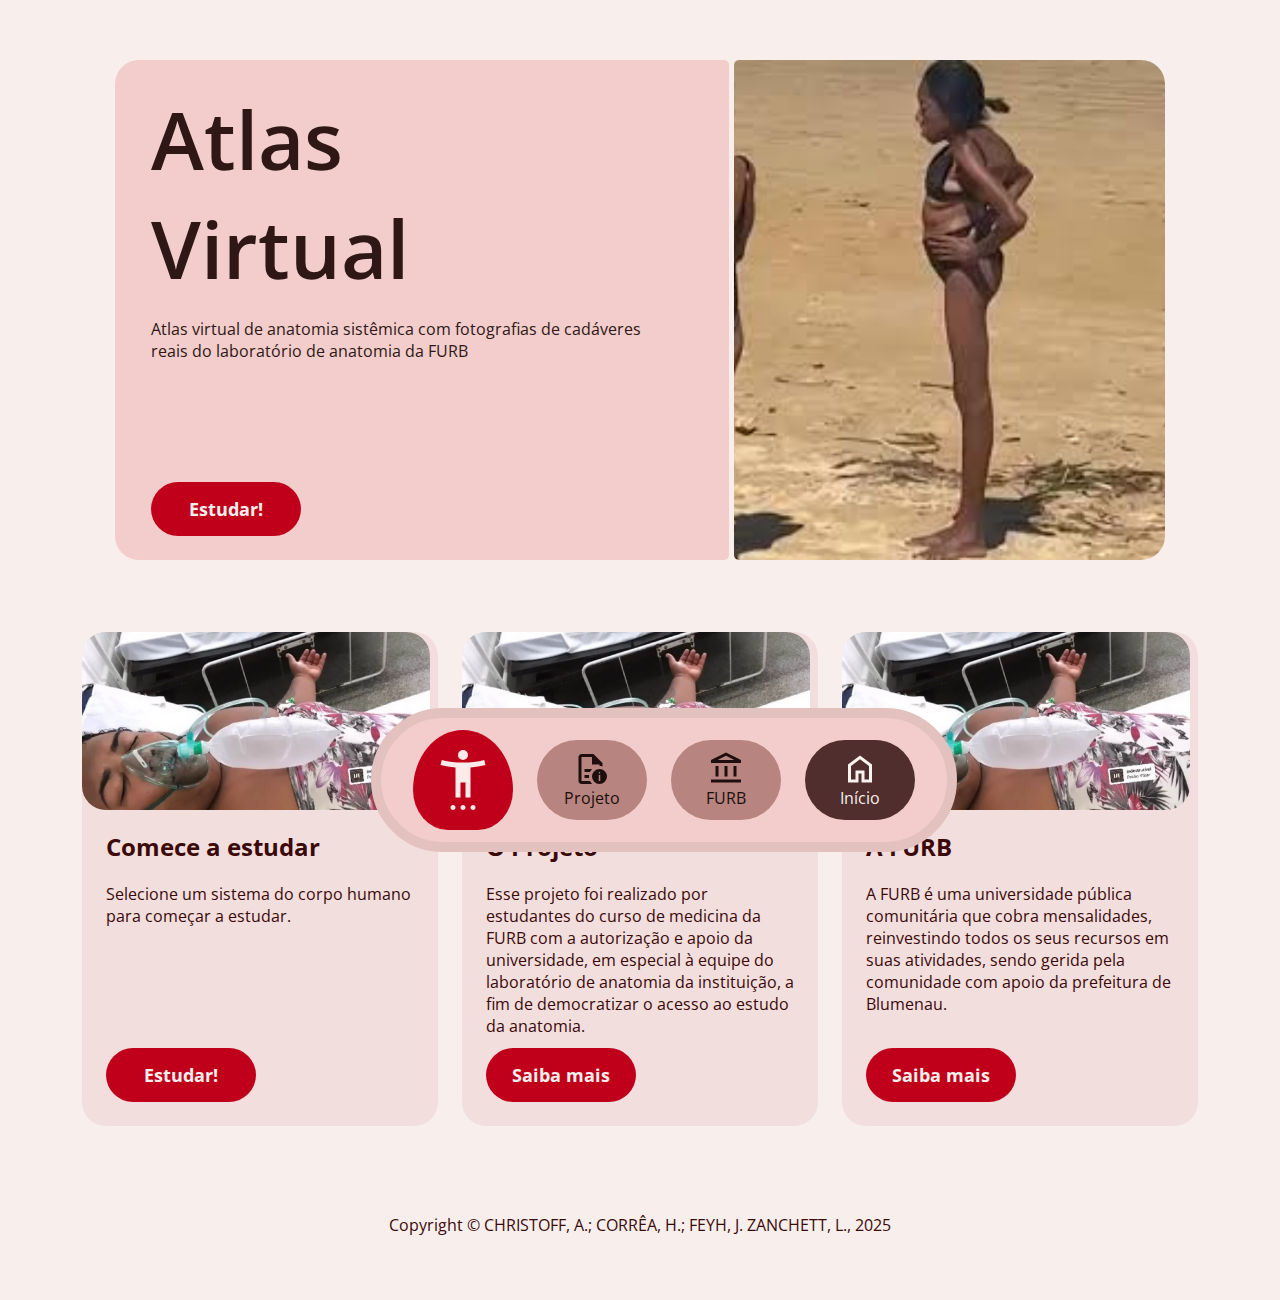
<file: Index.html>
<!DOCTYPE html>
<html lang="pt-br">
    <head> 
        <link rel="stylesheet" href="styles.css">
        <link rel="stylesheet" href="shapes.css">
        <meta charset="UTF-8">
        <title>Prjct Vesalius</title>
        <link rel="icon" type="image/x-icon" href="./ilustrations/Favicon.svg">
    </head>
    <body class="page">
        <div class="HorizontalNav">
        <div class="MainButton ghost alive">
            <img src="./icons/humanSelect.svg" alt="human" class="mainIcon">
        </div>
        <div class="SecondaryButton pill">
            <img src="./icons/paper.svg" alt="paper info" class="SecondaryIcon">
            <p style="margin: 0;">Projeto</p>
        </div>
        <div class="SecondaryButton pill">
            <img src="./icons/institute.svg" alt="paper info" class="SecondaryIcon">
            <p style="margin: 0;">FURB</p>
        </div>
        <div class="SecondaryButton pill selected">
            <img src="./icons/home.svg" alt="paper info" class="SecondaryIcon" style="filter: brightness(0) saturate(100%) invert(100%) sepia(16%) saturate(1065%) hue-rotate(297deg) brightness(100%) contrast(95%);">
            <p style="margin: 0;">Início</p>
        </div>
        </div>
        <div class="content">
            <div class="row" style="gap: 5px; margin-top: 36px;">
            <div class="titleCard" style="border-top-right-radius: 5px; border-bottom-right-radius: 5px;">
                <h1 class="h1">Atlas Virtual</h1>
                <p style="width: 90%;">Atlas virtual de anatomia sistêmica com fotografias de cadáveres reais do laboratório de anatomia da FURB</p>
                <div class="call2action pill">
                    <p style="margin: 0;">Estudar!</p>
                </div>
            </div>
            <div class="img" style="height: 500px; border-top-left-radius: 5px; border-bottom-left-radius: 5px;">
            <img src="./ilustrations/SQRDplaceholder.png" class="img" style="margin: 0; object-fit: cover; width: 100%; height: 100%; border-top-left-radius: 5px; border-bottom-left-radius: 5px;">
            </div>
            </div>
            <div class="row">
                <div class="infoCard">
                    <div class="img" style="height: 40%; width: 348px; margin: -24px; margin-bottom: 0px;">
                        <img src="./ilustrations/RTGplaceholder.webp" class="img" style="width: 100%; height: 100%;"/>
                    </div>
                    <h2>
                        Comece a estudar
                    </h2>
                    <p style="margin-bottom: 24px;">
                        Selecione um sistema do corpo humano para começar a estudar.
                    </p>
                    <div class="call2action pill">
                        Estudar!
                    </div>
                </div>
                <div class="infoCard">
                    <div class="img" style="height: 40%; width: 348px; margin: -24px; margin-bottom: 0px;">
                        <img src="./ilustrations/RTGplaceholder.webp" class="img" style="width: 100%; height: 100%;"/>
                    </div>
                    <h2>
                        O Projeto
                    </h2>
                    <p style="margin-bottom: 24px;">
                        Esse projeto foi realizado por estudantes do curso de medicina da FURB com a autorização e apoio da universidade, em especial à equipe do laboratório de anatomia da instituição, a fim de democratizar o acesso ao estudo da anatomia.
                    </p>
                    <div class="call2action pill">
                        Saiba mais
                    </div>
                </div>
                <div class="infoCard">
                    <div class="img" style="height: 40%; width: 348px; margin: -24px; margin-bottom: 0px;">
                        <img src="./ilustrations/RTGplaceholder.webp" class="img" style="width: 100%; height: 100%;"/>
                    </div>
                    <h2>
                        A FURB
                    </h2>
                    <p style="margin-bottom: 24px;">
                        A FURB é uma universidade pública comunitária que cobra mensalidades, reinvestindo todos os seus recursos em suas atividades, sendo gerida pela comunidade com apoio da prefeitura de Blumenau.
                    </p>
                    <div class="call2action pill">
                        Saiba mais
                    </div>
                </div>
            <div class="row" style="justify-content: left;">
                <p>Copyright © CHRISTOFF, A.; CORRÊA, H.; FEYH, J. ZANCHETT, L., 2025</p>
            </div>
            </div>
        </div>
    </body>
</html>
</file>
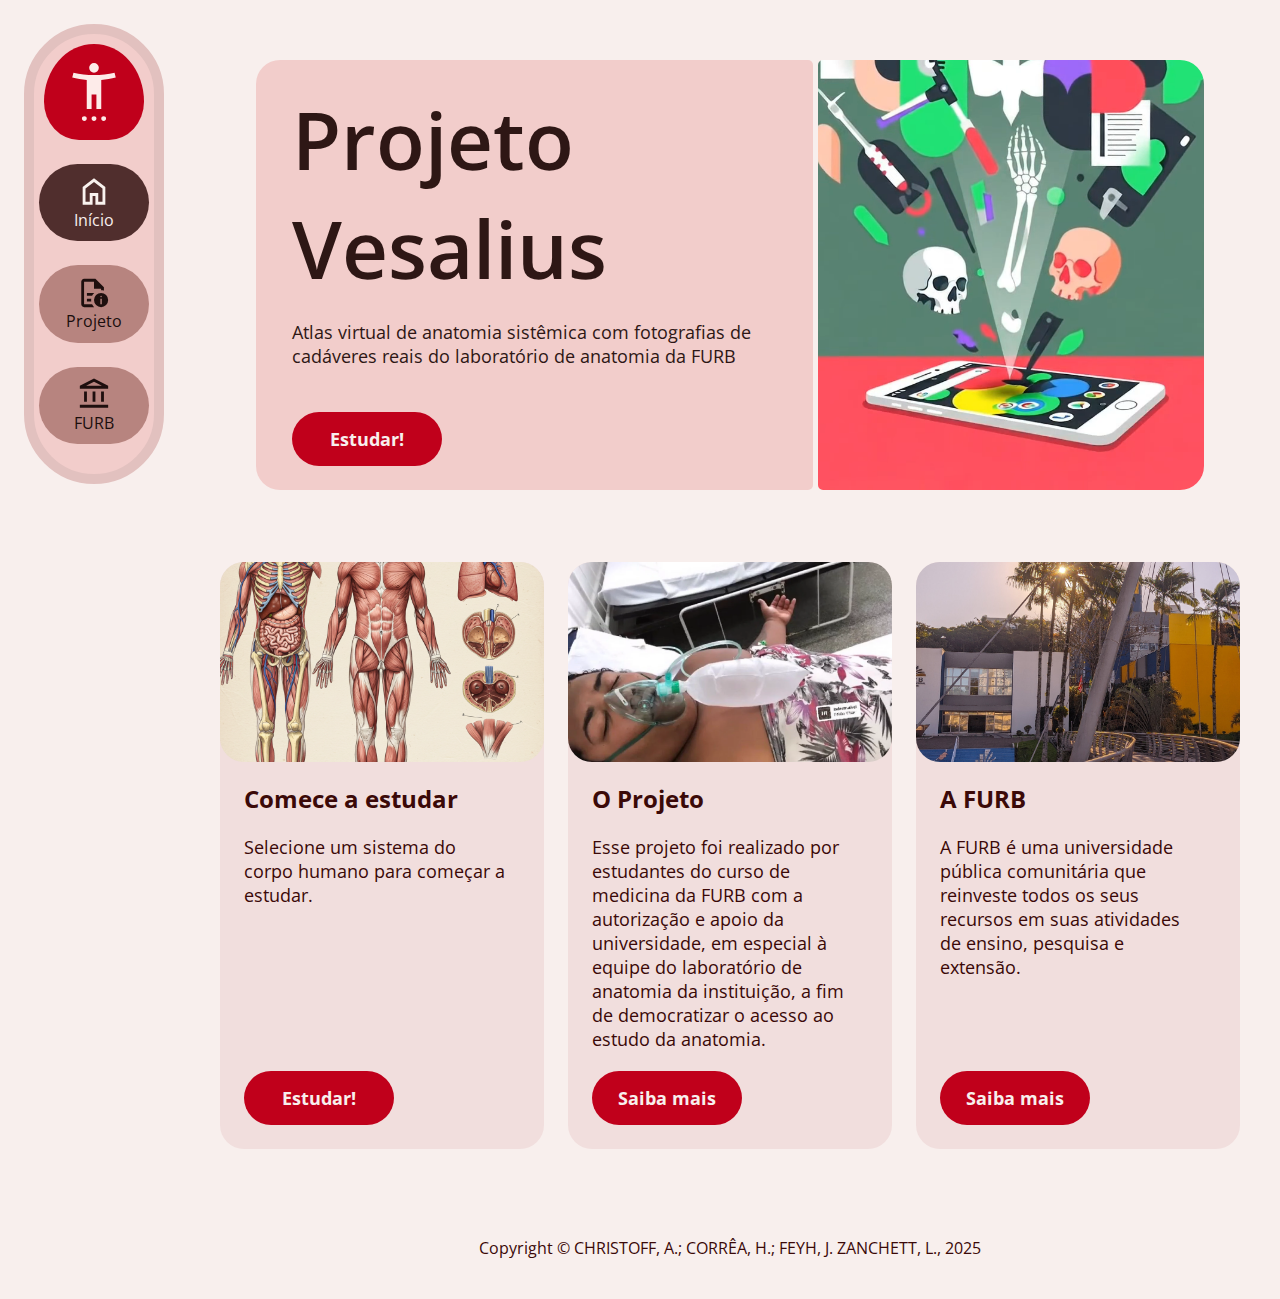
<file: index.html>
<!DOCTYPE html>
<html lang="pt-br">
    <head> 
        <link rel="stylesheet" href="styles.css">
        <link rel="stylesheet" href="shapes.css">
        <script src="script.js"></script>
        <meta charset="UTF-8">
        <title>Prjct Vesalius</title>
        <link rel="icon" type="image/x-icon" href="./ilustrations/Favicon.svg">
    </head>
    <body class="page">
        <div class="VerticalNav">
        <div class="MainButton ghost alive" onclick="window.location.href='./sistema/sistema.html'">
            <img src="./icons/humanSelect.svg" alt="human" class="mainIcon">
        </div>
        <div class="SecondaryButton pill selected" onclick="window.location.reload()">
            <img src="./icons/home.svg" alt="paper info" class="SecondaryIcon" style="filter: brightness(0) saturate(100%) invert(100%) sepia(16%) saturate(1065%) hue-rotate(297deg) brightness(100%) contrast(95%);">
            <p style="margin: 0;">Início</p>
        </div>
        <div class="SecondaryButton pill" onclick="window.location.href='./projeto/projeto.html'">
            <img src="./icons/paper.svg" alt="paper info" class="SecondaryIcon">
            <p style="margin: 0;">Projeto</p>
        </div>
        <div class="SecondaryButton pill" onclick="window.location.href='./furb/furb.html'">
            <img src="./icons/institute.svg" alt="paper info" class="SecondaryIcon">
            <p style="margin: 0;">FURB</p>
        </div>
        </div>
        <div class="contentH">
            <div class="row" style="gap: 5px; margin-top: 36px; flex-wrap: nowrap;">
            <div class="titleCard" style="border-top-right-radius: 5px; border-bottom-right-radius: 5px;">
                <h1 class="h1">Projeto Vesalius</h1>
                <p class="p">Atlas virtual de anatomia sistêmica com fotografias de cadáveres reais do laboratório de anatomia da FURB</p>
                <div class="call2action pill" onclick="window.location.href='./sistema/sistema.html'">
                    <p style="margin: 0;">Estudar!</p>
                </div>
            </div>
            <div class="ilustration-container">
            <video loop autoplay muted playsinline style="display: block; margin: 0 auto; object-fit: cover; object-position: center; width: 100%; height: 100%;">
                <source src="./ilustrations/indextitle.webm" type="video/webm">
                Seu navegador não suporta vídeos HTML5.
            </video>
            </div> </div>
            <div class="row">
                <div class="infoCard" style="padding-bottom: 80px;">
                    <div class="img" style="height: 200px; width: calc(100% + 48px); margin: -24px; margin-bottom: 0px;">
                        <img src="./sistema/capa.jpg" class="img" style="width: 100%; height: 100%;"/>
                    </div>
                    <h2>
                        Comece a estudar
                    </h2>
                    <p class="p">
                        Selecione um sistema do corpo humano para começar a estudar.
                    </p>
                    <div class="call2action pill">
                        Estudar!
                    </div>
                </div>
                <div class="infoCard" style="padding-bottom: 80px;">
                    <div class="img" style="height: 200px; width: calc(100% + 48px); margin: -24px; margin-bottom: 0px;">
                        <img src="./ilustrations/RTGplaceholder.webp" class="img" style="width: 100%; height: 100%;"/>
                    </div>
                    <h2>
                        O Projeto
                    </h2>
                    <p class="p">
                        Esse projeto foi realizado por estudantes do curso de medicina da FURB com a autorização e apoio da universidade, em especial à equipe do laboratório de anatomia da instituição, a fim de democratizar o acesso ao estudo da anatomia.
                    </p>
                    <div class="call2action pill" onclick="window.location.href='./projeto/projeto.html'">
                        Saiba mais
                    </div>
                </div>
                <div class="infoCard" style="padding-bottom: 80px;">
                    <div class="img" style="height: 200px; width: calc(100% + 48px); margin: -24px; margin-bottom: 0px;">
                        <img src="./ilustrations/furb.jpg" class="img" style="width: 100%; height: 100%;"/>
                    </div>
                    <h2>
                        A FURB
                    </h2>
                    <p class="p">
                        A FURB é uma universidade pública comunitária que reinveste todos os seus recursos em suas atividades de ensino, pesquisa e extensão.
                    </p>
                    <div class="call2action pill">
                        Saiba mais
                    </div>
                </div>
            </div>
            <div class="row" style="justify-content: center;">
                <p>Copyright © CHRISTOFF, A.; CORRÊA, H.; FEYH, J. ZANCHETT, L., 2025</p>
            </div>
        </div>
    </body>
</html>
</file>
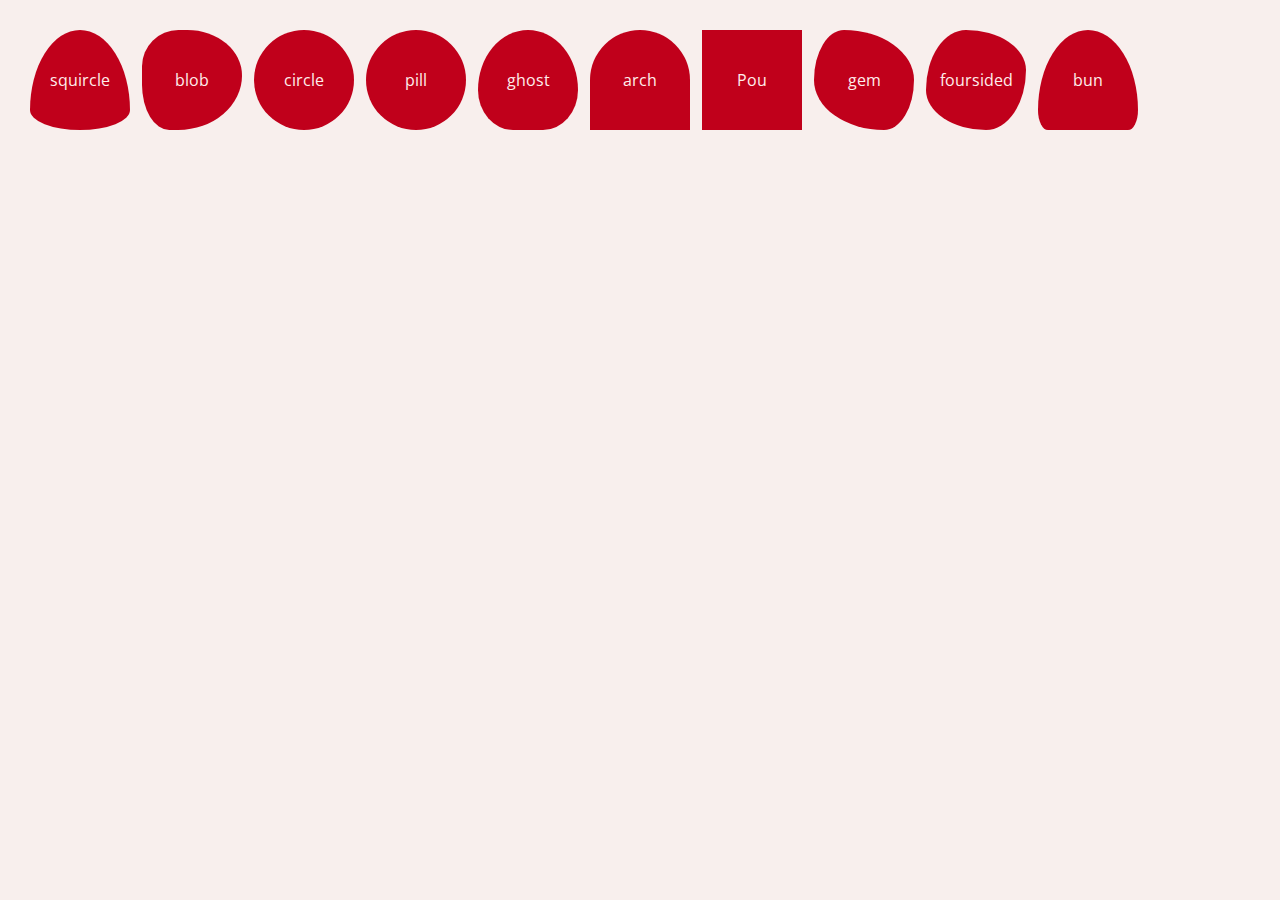
<file: shapes.html>
<!DOCTYPE html>
<html lang="pt-br">
<head>
    <link rel="stylesheet" href="./styles.css">
    <link rel="stylesheet" href="./shapes.css">
    <script src="script.js"></script>
    <meta charset="UTF-8">
    <title>Prjct Vesalius - Projeto</title>
    <link rel="icon" type="image/x-icon" href="./ilustrations/Favicon.svg">
</html>
<body class="page" style="padding: 30px; gap: 12px;">
    <div class="MainButton squircle">squircle</div>
    <div class="MainButton blob">blob</div>
    <div class="MainButton circle">circle</div>
    <div class="MainButton pill" style="width: 100px;">pill</div>
    <div class="MainButton ghost">ghost</div>
    <div class="MainButton arch">arch</div>
    <div class="MainButton pou">Pou</div>
    <div class="MainButton gem">gem</div>
    <div class="MainButton foursided">foursided</div>
    <div class="MainButton bun">bun</div>
</file>
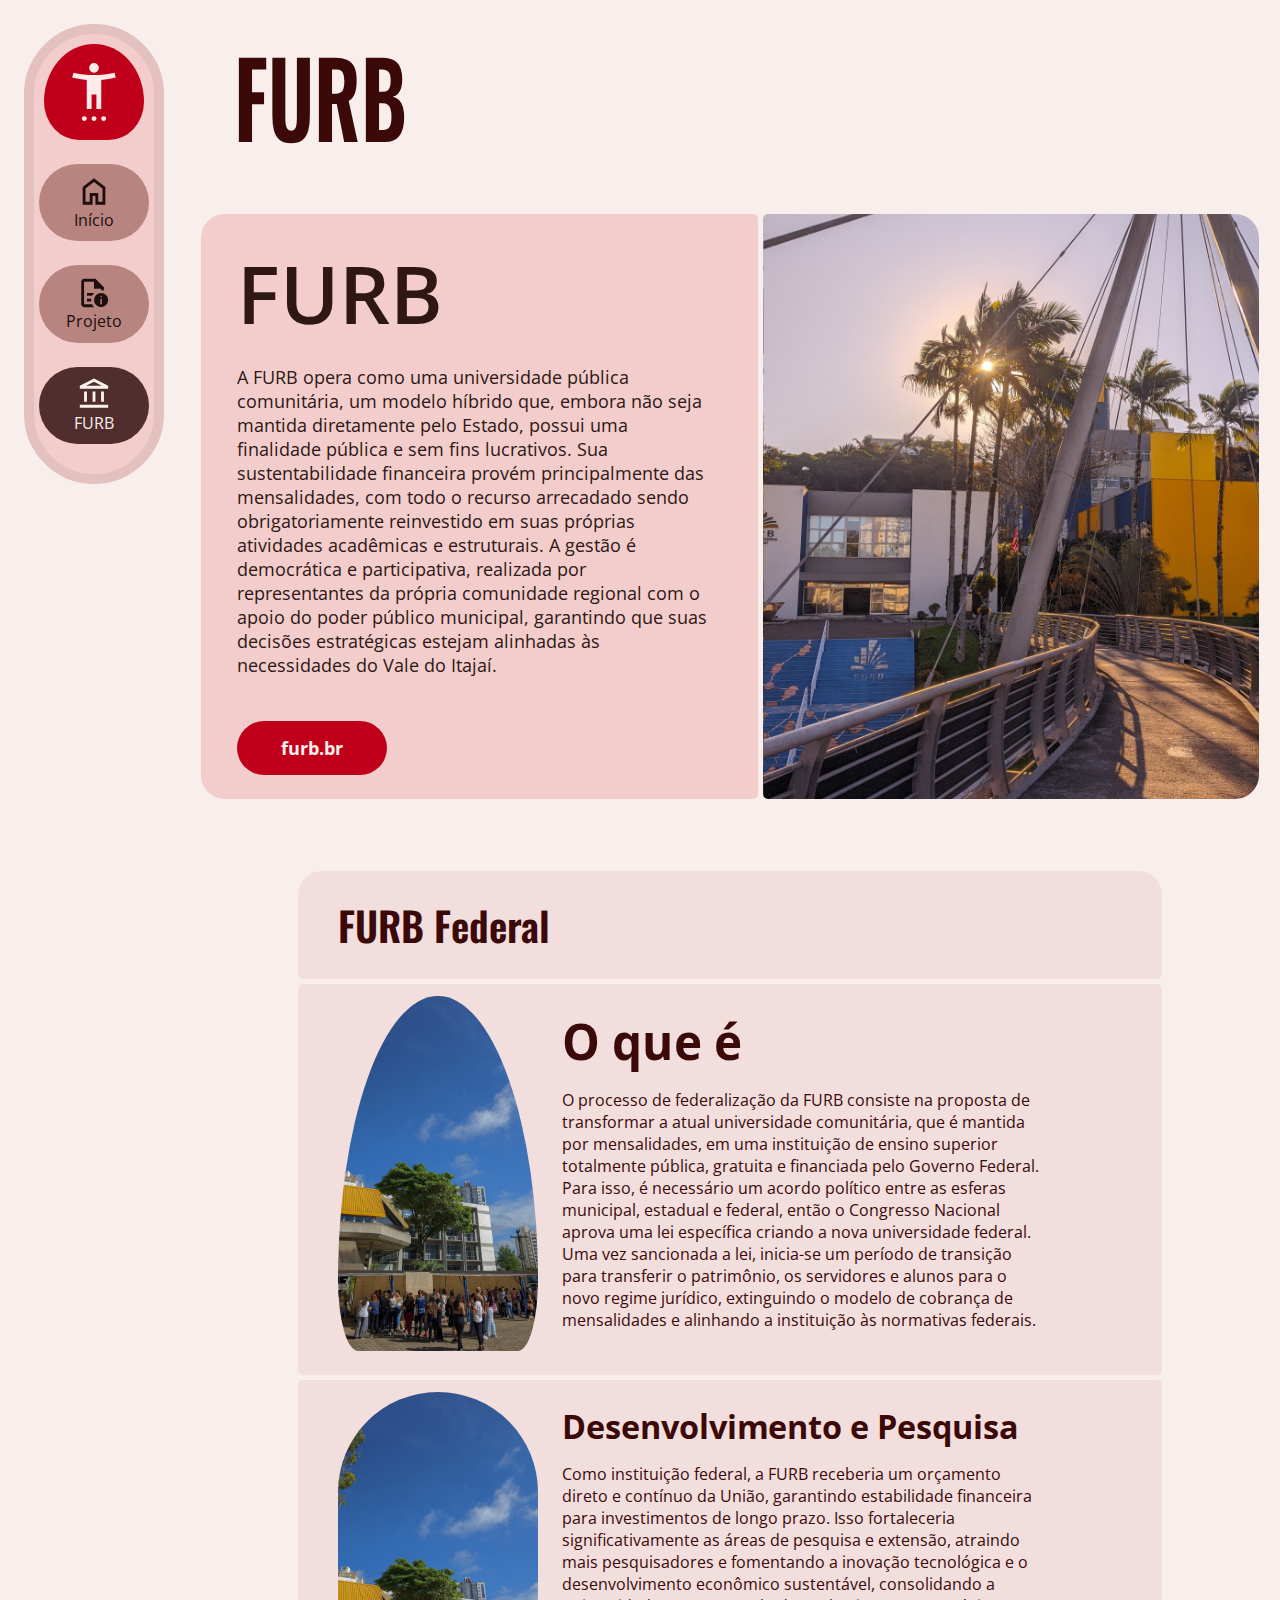
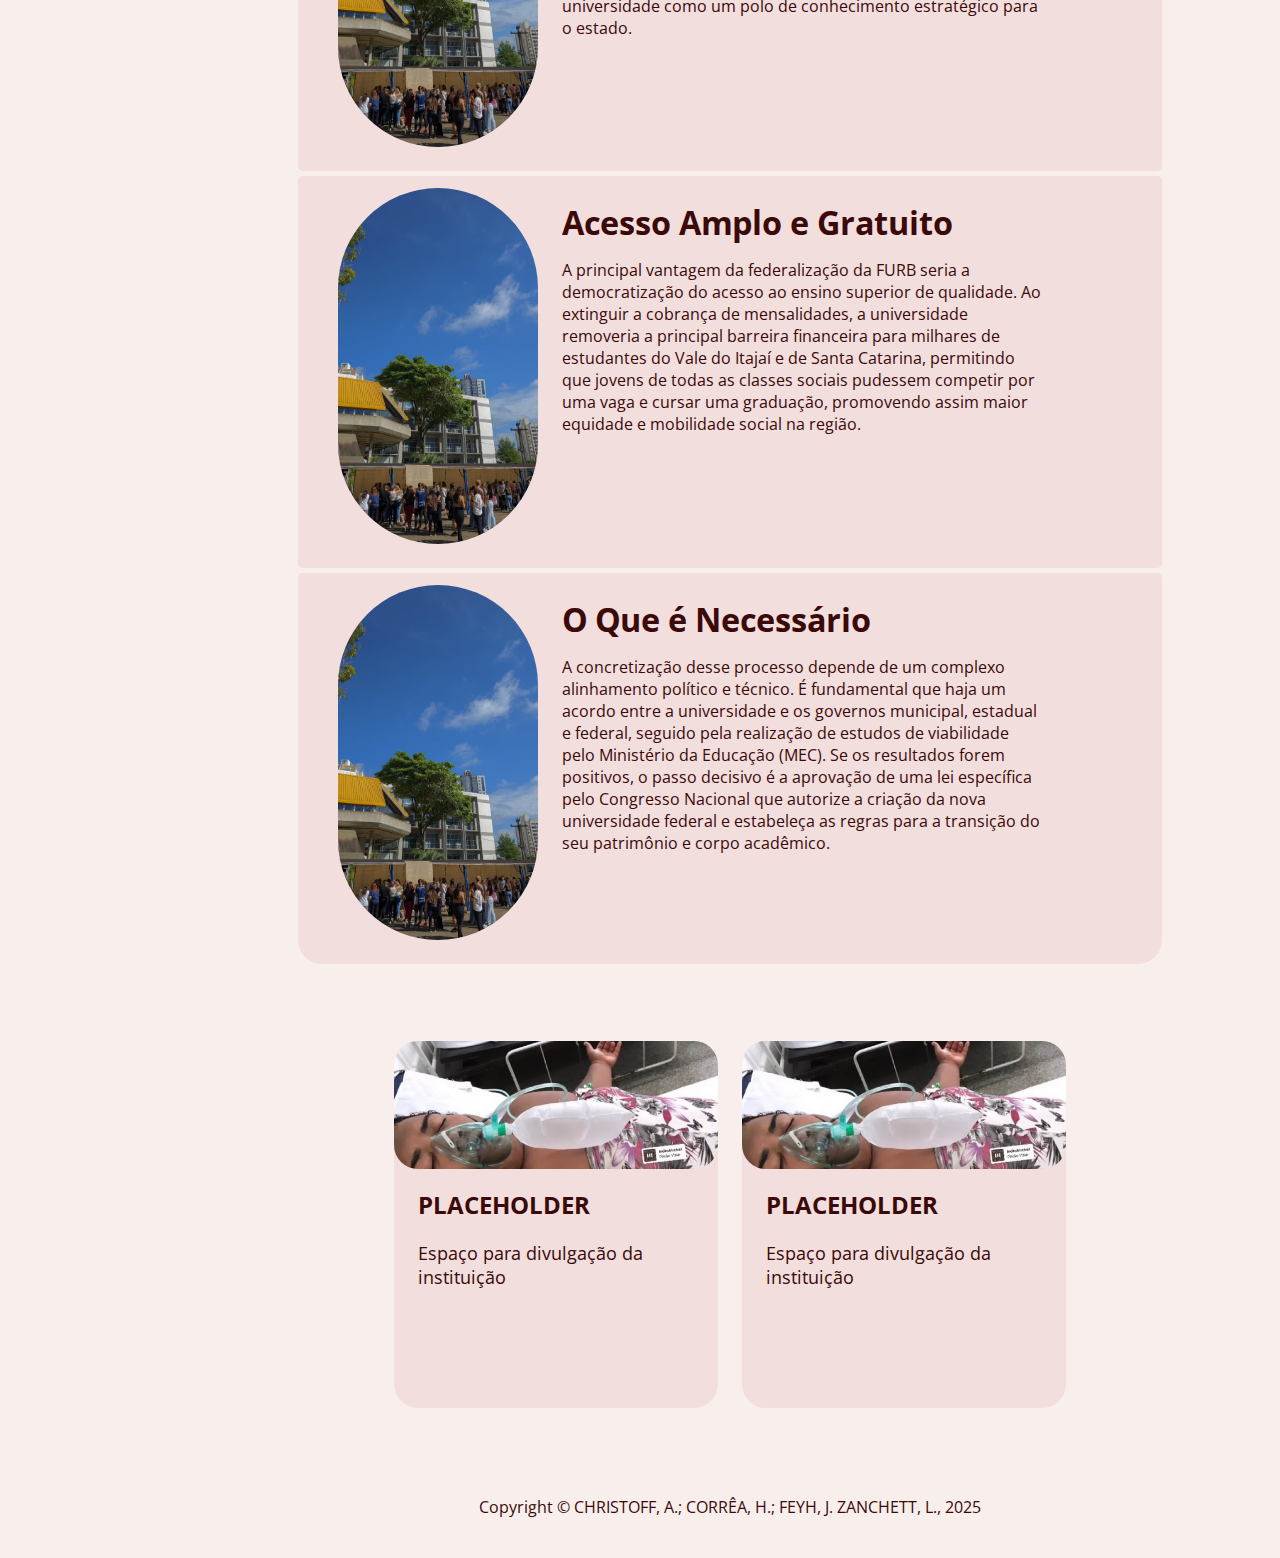
<file: furb/furb.html>
<!DOCTYPE html>
<head>
    <link rel="stylesheet" href="../styles.css">
    <link rel="stylesheet" href="../shapes.css">
    <script src="../script.js"></script>
    <meta charset="UTF-8">
    <title>Prjct Vesalius - FURB</title>
    <link rel="icon" type="image/x-icon" href="../ilustrations/Favicon.svg">
</head>
<body class="page">
    <div class="VerticalNav">
        <div class="MainButton ghost alive" onclick="window.location.href='../sistema/sistema.html'">
            <img src="../icons/humanSelect.svg" alt="human" class="mainIcon">
        </div>
        <div class="SecondaryButton pill" onclick="window.location.href='../index.html'">
            <img src="../icons/home.svg" alt="paper info" class="SecondaryIcon">
        <p style="margin: 0;">Início</p>
        </div>
        <div class="SecondaryButton pill" onclick="window.location.href='../projeto/projeto.html'">
            <img src="../icons/paper.svg" alt="paper info" class="SecondaryIcon">
            <p style="margin: 0;">Projeto</p>
        </div>
        <div class="SecondaryButton pill selected" onclick="window.location.reload()">
            <img src="../icons/institute.svg" alt="paper info" class="SecondaryIcon" style="filter: brightness(0) saturate(100%) invert(100%) sepia(16%) saturate(1065%) hue-rotate(297deg) brightness(100%) contrast(95%);">
            <p style="margin: 0;">FURB</p>
        </div>
    </div>
    <div class="contentH">
        <h1 class="h1 alone" id="project-title" style="display: block; width: fit-content; align-self: center;">
        FURB
        </h1>
        <div class="wavy-line" style="margin-top: 24px;"></div>
        <div class="row" style="gap: 5px; margin-top: 36px;">
            <div class="titleCard" style="border-top-right-radius: 5px; border-bottom-right-radius: 5px;">
                <h2 class="h1">FURB</h2>
                <p class="p">A FURB opera como uma universidade pública comunitária, um modelo híbrido que, embora não seja mantida diretamente pelo Estado, possui uma finalidade pública e sem fins lucrativos. Sua sustentabilidade financeira provém principalmente das mensalidades, com todo o recurso arrecadado sendo obrigatoriamente reinvestido em suas próprias atividades acadêmicas e estruturais. A gestão é democrática e participativa, realizada por representantes da própria comunidade regional com o apoio do poder público municipal, garantindo que suas decisões estratégicas estejam alinhadas às necessidades do Vale do Itajaí.</p>
                <div class="call2action pill" onclick="window.location.href='https://www.furb.br/'">
                    <p style="margin: 0;">furb.br</p>
                </div>
            </div>
            <div class="ilustration-container" style="background-color: #e9d7d9; background-image: url('../ilustrations/furb.jpg'); background-size: cover; background-position: center; width: 45%; cursor: pointer; display: flex; align-items: center; justify-content: center;" onclick="window.location.href='https://www.furb.br/'">
            </div>
            </div>
    <div class="row" style="gap:0; flex-direction: column; justify-content: center; align-items: center;">
        <div class="list header">
            <h2 class="h2">FURB Federal</h2>
        </div>
        <div class="list item">
            <img src="../ilustrations/furbppl.jpg" class="bun" style="width: 200px; height: 95%; object-fit: cover; object-position: bottom;"/>
            <div style="width: 60%;">
            <h3  style="font-weight: regular; transform: scaleY(1.05); font-size: 48px; margin: 0; margin-top: 12px;">O que é</h3>
            <p>O processo de federalização da FURB consiste na proposta de transformar a atual universidade comunitária, que é mantida por mensalidades, em uma instituição de ensino superior totalmente pública, gratuita e financiada pelo Governo Federal. Para isso, é necessário um acordo político entre as esferas municipal, estadual e federal, então o Congresso Nacional aprova uma lei específica criando a nova universidade federal. Uma vez sancionada a lei, inicia-se um período de transição para transferir o patrimônio, os servidores e alunos para o novo regime jurídico, extinguindo o modelo de cobrança de mensalidades e alinhando a instituição às normativas federais.</p>
            </div>
        </div>
        <div class="list item">
            <img src="../ilustrations/furbppl.jpg" class="pill" style="width: 200px; height: 50%; object-fit: cover; object-position: bottom;"/>
            <div style="width: 60%; height: auto;">
            <h3  style="font-weight: regular; transform: scaleY(1.05); font-size: 32px; margin: 0; margin-top: 12px;">Desenvolvimento e Pesquisa</h3>
            <p>Como instituição federal, a FURB receberia um orçamento direto e contínuo da União, garantindo estabilidade financeira para investimentos de longo prazo. Isso fortaleceria significativamente as áreas de pesquisa e extensão, atraindo mais pesquisadores e fomentando a inovação tecnológica e o desenvolvimento econômico sustentável, consolidando a universidade como um polo de conhecimento estratégico para o estado.</p>
            </div>
        </div>
        <div class="list item">
            <img src="../ilustrations/furbppl.jpg" class="pill" style="width: 200px; height: 50%; object-fit: cover; object-position: bottom;"/>
            <div style="width: 60%;">
            <h3  style="font-weight: regular; transform: scaleY(1.05); font-size: 32px; margin: 0; margin-top: 12px;">Acesso Amplo e Gratuito</h3>
            <p>A principal vantagem da federalização da FURB seria a democratização do acesso ao ensino superior de qualidade. Ao extinguir a cobrança de mensalidades, a universidade removeria a principal barreira financeira para milhares de estudantes do Vale do Itajaí e de Santa Catarina, permitindo que jovens de todas as classes sociais pudessem competir por uma vaga e cursar uma graduação, promovendo assim maior equidade e mobilidade social na região.</p>
            </div>
        </div>
        <div class="list bottom">
            <img src="../ilustrations/furbppl.jpg" class="pill" style="width: 200px; height: 50%; object-fit: cover; object-position: bottom;"/>
            <div style="width: 60%;">
            <h3  style="font-weight: regular; transform: scaleY(1.05); font-size: 32px; margin: 0; margin-top: 12px;">O Que é Necessário</h3>
            <p>A concretização desse processo depende de um complexo alinhamento político e técnico. É fundamental que haja um acordo entre a universidade e os governos municipal, estadual e federal, seguido pela realização de estudos de viabilidade pelo Ministério da Educação (MEC). Se os resultados forem positivos, o passo decisivo é a aprovação de uma lei específica pelo Congresso Nacional que autorize a criação da nova universidade federal e estabeleça as regras para a transição do seu patrimônio e corpo acadêmico.</p>
            </div>
        </div>
    </div>
    <div class="row">
        <div class="infoCard" style="padding-bottom: 24px;">
            <div class="img" style="height: 40%; width: calc(100% + 48px); margin: -24px; margin-bottom: 0px;">
            <img src="../ilustrations/RTGplaceholder.webp" class="img" style="width: 100%; height: 100%;"/>
                    </div>
                    <h2>
                        PLACEHOLDER
                    </h2>
                    <p class="p">
                        Espaço para divulgação da instituição
                    </p>
                </div>
                <div class="infoCard" style="padding-bottom: 24px;">
                    <div class="img" style="height: 40%; width: calc(100% + 48px); margin: -24px; margin-bottom: 0px;">
                        <img src="../ilustrations/RTGplaceholder.webp" class="img" style="width: 100%; height: 100%;"/>
                    </div>
                    <h2>
                        PLACEHOLDER
                    </h2>
                    <p class="p">
                        Espaço para divulgação da instituição
                    </p>
        </div>
    </div>
<div class="row" style="justify-content: center;">
                <p>Copyright © CHRISTOFF, A.; CORRÊA, H.; FEYH, J. ZANCHETT, L., 2025</p>
            </div>
        </div>
    </body>
</html>
</file>
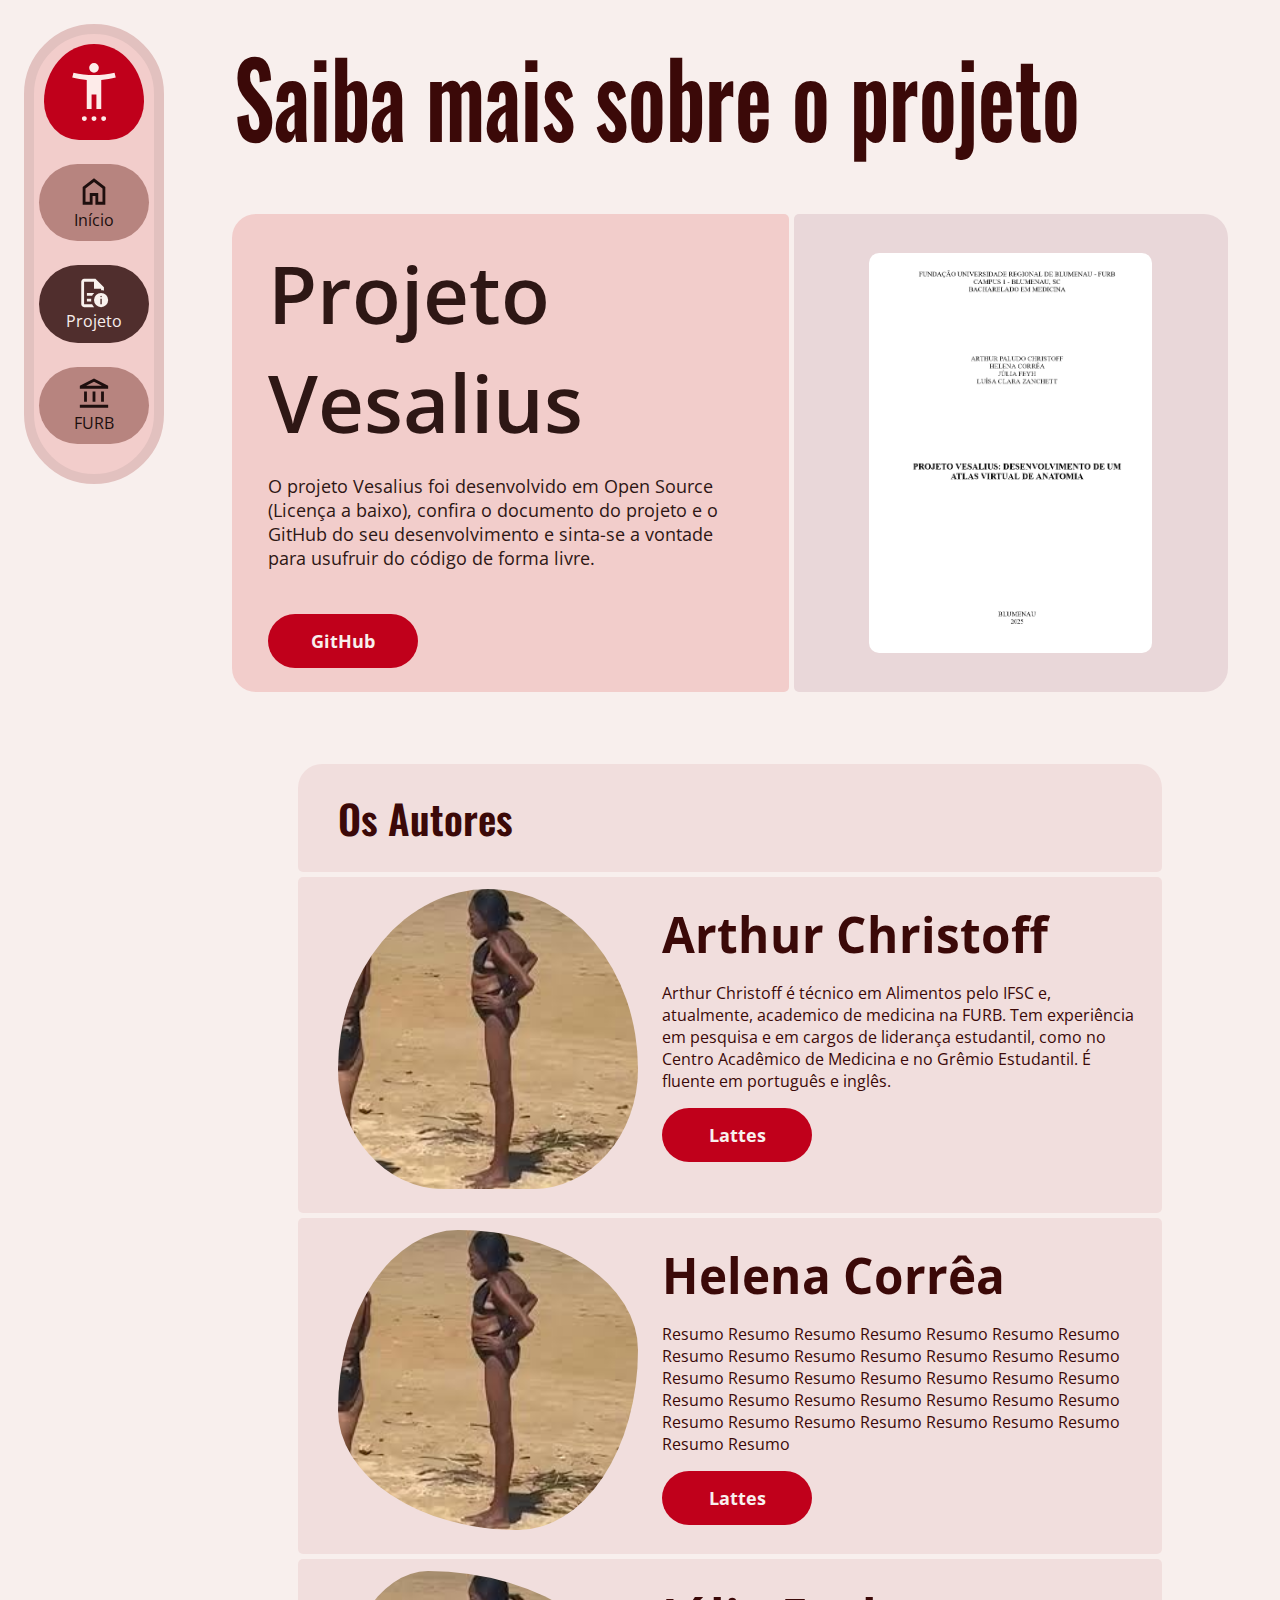
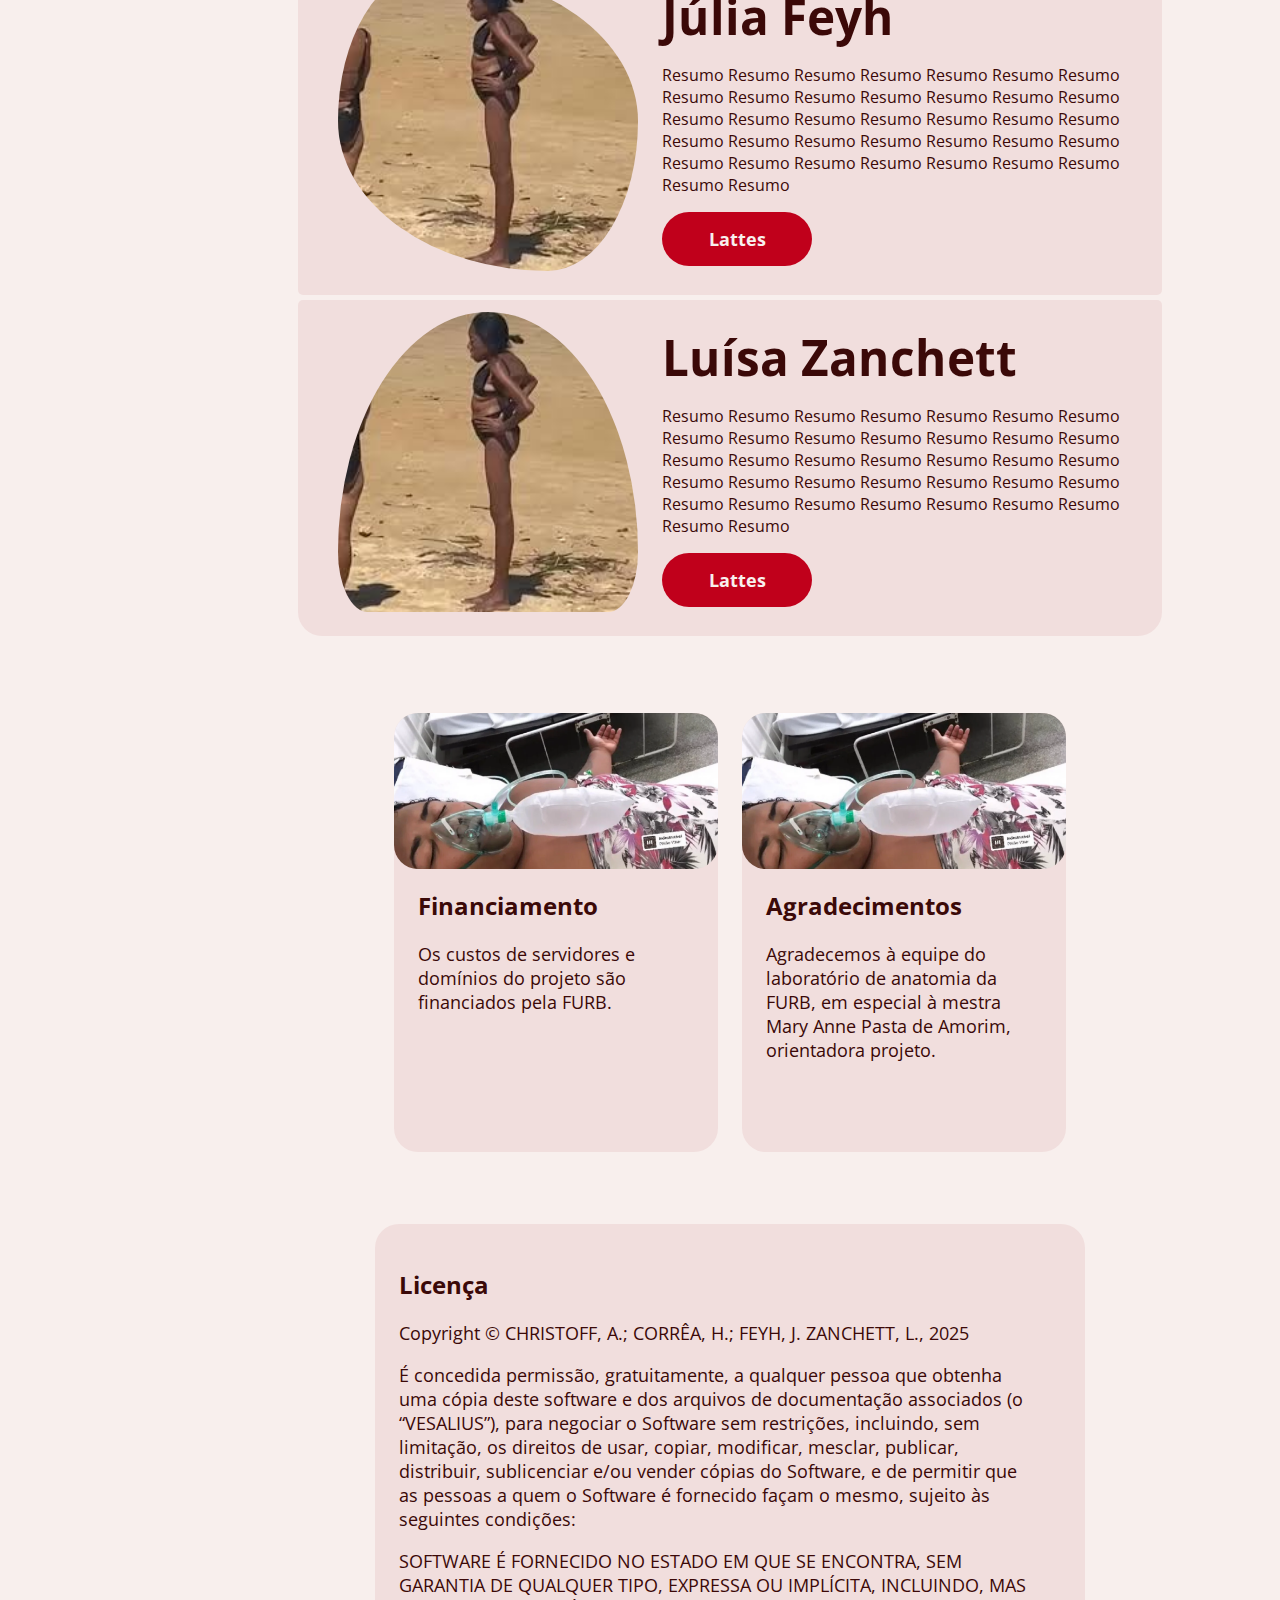
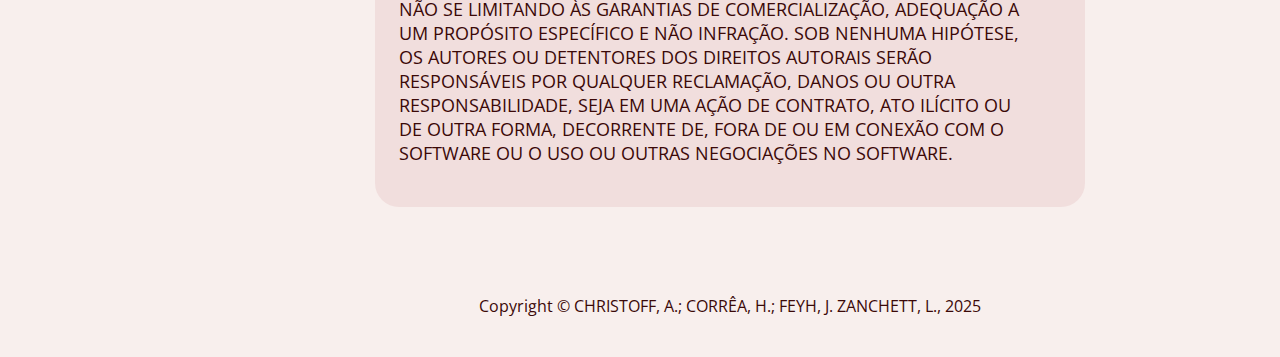
<file: projeto/projeto.html>
<!DOCTYPE html>
<head>
    <link rel="stylesheet" href="../styles.css">
    <link rel="stylesheet" href="../shapes.css">
    <script src="../script.js"></script>
    <meta charset="UTF-8">
    <title>Prjct Vesalius - Projeto</title>
    <link rel="icon" type="image/x-icon" href="../ilustrations/Favicon.svg">
</head>
<body class="page">
    <div class="VerticalNav">
        <div class="MainButton ghost alive" onclick="window.location.href='../sistema/sistema.html'">
            <img src="../icons/humanSelect.svg" alt="human" class="mainIcon">
        </div>
        <div class="SecondaryButton pill" onclick="window.location.href='../index.html'">
            <img src="../icons/home.svg" alt="paper info" class="SecondaryIcon">
        <p style="margin: 0;">Início</p>
        </div>
        <div class="SecondaryButton pill selected" onclick="window.location.reload()">
            <img src="../icons/paper.svg" alt="paper info" class="SecondaryIcon" style="filter: brightness(0) saturate(100%) invert(100%) sepia(16%) saturate(1065%) hue-rotate(297deg) brightness(100%) contrast(95%);">
            <p style="margin: 0;">Projeto</p>
        </div>
        <div class="SecondaryButton pill" onclick="window.location.href='../furb/furb.html'">
            <img src="../icons/institute.svg" alt="paper info" class="SecondaryIcon">
            <p style="margin: 0;">FURB</p>
        </div>
    </div>
    <div class="contentH">
        <h1 class="h1 alone" id="project-title" style="display: block; width: fit-content; align-self: center;">
        Saiba mais sobre o projeto
        </h1>
        <div class="wavy-line" style="margin-top: 24px;"></div>
        <div class="row" style="gap: 5px; margin-top: 36px; flex-wrap: nowrap;">
            <div class="titleCard" style="border-top-right-radius: 5px; border-bottom-right-radius: 5px;">
                <h2 class="h1">Projeto Vesalius</h2>
                <p class="p">O projeto Vesalius foi desenvolvido em Open Source (Licença a baixo), confira o documento do projeto e o GitHub do seu desenvolvimento e sinta-se a vontade para usufruir do código de forma livre.</p>
                <div class="call2action pill" onclick="window.location.href='https://github.com/cparthur1/Vesalius'">
                    <p style="margin: 0;">GitHub</p>
                </div>
            </div>
            <div class="ilustration-container" style="background-color: #e9d7d9; padding: 24px; display: flex; justify-content: center; align-items: center;">
            <img src="../ilustrations/capa.jpg" class="capa" onclick="window.location.href='https://docs.google.com/document/d/1DSmFBOSrhhB4pNrjpKAZimUBRioTydEWy_5vS_dEfuk/edit?usp=sharing'"/>
            </div> </div>
    <div class="row" style="gap:0; flex-direction: column; justify-content: center; align-items: center;">
        <div class="list header">
            <h2 class="h2">Os Autores</h2>
        </div>
        <div class="list item">
            <img src="../ilustrations/SQRDplaceholder.png" class="ghost" style="height: 300px;"/>
            <div style="width: 60%;">
            <h3  style="font-weight: regular; transform: scaleY(1.05); font-size: 48px; margin: 0; margin-top: 12px;">Arthur Christoff</h3>
            <p>Arthur Christoff é técnico em Alimentos pelo IFSC e, atualmente, academico de medicina na FURB. Tem experiência em pesquisa e em cargos de liderança estudantil, como no Centro Acadêmico de Medicina e no Grêmio Estudantil. É fluente em português e inglês.</p>
            <div class="call2action pill" style="position: relative; bottom: auto;" onclick="window.location.href='http://lattes.cnpq.br/9816464007663891'">
                <p style="margin: 0;">Lattes</p>
            </div>
            </div>
        </div>
        <div class="list item">
            <img src="../ilustrations/SQRDplaceholder.png" class="foursided" style="height: 300px;"/>
            <div style="width: 60%;">
            <h3  style="font-weight: regular; transform: scaleY(1.05); font-size: 48px; margin: 0; margin-top: 12px;">Helena Corrêa</h3>
            <p>Resumo Resumo Resumo Resumo Resumo Resumo Resumo Resumo Resumo Resumo Resumo Resumo Resumo Resumo Resumo Resumo Resumo Resumo Resumo Resumo Resumo Resumo Resumo Resumo Resumo Resumo Resumo Resumo Resumo Resumo Resumo Resumo Resumo Resumo Resumo Resumo Resumo</p>
            <div class="call2action pill" style="position: relative; bottom: auto;">
                <p style="margin: 0;">Lattes</p>
            </div>
            </div>
        </div>
        <div class="list item">
            <img src="../ilustrations/SQRDplaceholder.png" class="gem" style="height: 300px;"/>
            <div style="width: 60%;">
            <h3  style="font-weight: regular; transform: scaleY(1.05); font-size: 48px; margin: 0; margin-top: 12px;">Júlia Feyh</h3>
            <p>Resumo Resumo Resumo Resumo Resumo Resumo Resumo Resumo Resumo Resumo Resumo Resumo Resumo Resumo Resumo Resumo Resumo Resumo Resumo Resumo Resumo Resumo Resumo Resumo Resumo Resumo Resumo Resumo Resumo Resumo Resumo Resumo Resumo Resumo Resumo Resumo Resumo</p>
            <div class="call2action pill" style="position: relative; bottom: auto;">
                <p style="margin: 0;">Lattes</p>
            </div>
            </div>
        </div>
        <div class="list bottom">
            <img src="../ilustrations/SQRDplaceholder.png" class="bun" style="height: 300px;"/>
            <div style="width: 60%;">
            <h3  style="font-weight: regular; transform: scaleY(1.05); font-size: 48px; margin: 0; margin-top: 12px;">Luísa Zanchett</h3>
            <p>Resumo Resumo Resumo Resumo Resumo Resumo Resumo Resumo Resumo Resumo Resumo Resumo Resumo Resumo Resumo Resumo Resumo Resumo Resumo Resumo Resumo Resumo Resumo Resumo Resumo Resumo Resumo Resumo Resumo Resumo Resumo Resumo Resumo Resumo Resumo Resumo Resumo</p>
            <div class="call2action pill" style="position: relative; bottom: auto;">
                <p style="margin: 0;">Lattes</p>
            </div>
            </div>
        </div>
    </div>
    <div class="row">
        <div class="infoCard" style="padding-bottom: 24px;">
            <div class="img" style="height: 40%; width: calc(100% + 48px); margin: -24px; margin-bottom: 0px;">
            <img src="../ilustrations/RTGplaceholder.webp" class="img" style="width: 100%; height: 100%;"/>
                    </div>
                    <h2>
                        Financiamento
                    </h2>
                    <p class="p">
                        Os custos de servidores e domínios do projeto são financiados pela FURB.
                    </p>
                </div>
                <div class="infoCard" style="padding-bottom: 24px;">
                    <div class="img" style="height: 40%; width: calc(100% + 48px); margin: -24px; margin-bottom: 0px;">
                        <img src="../ilustrations/RTGplaceholder.webp" class="img" style="width: 100%; height: 100%;"/>
                    </div>
                    <h2>
                        Agradecimentos
                    </h2>
                    <p class="p">
                        Agradecemos à equipe do laboratório de anatomia da FURB, em especial à mestra Mary Anne Pasta de Amorim, orientadora projeto.
                    </p>
        </div>
    </div>
    <div class="row">
        <div style="width: 60%; background-color: #F1DEDD; border-radius: 24px; padding: 24px;">
            <h2>
                Licença
            </h2>
            <p class="p">
                Copyright © CHRISTOFF, A.; CORRÊA, H.; FEYH, J. ZANCHETT, L., 2025</p>
            <p class="p">É concedida permissão, gratuitamente, a qualquer pessoa que obtenha uma cópia deste software e dos arquivos de documentação associados (o “VESALIUS”), para negociar o Software sem restrições, incluindo, sem limitação, os direitos de usar, copiar, modificar, mesclar, publicar, distribuir, sublicenciar e/ou vender cópias do Software, e de permitir que as pessoas a quem o Software é fornecido façam o mesmo, sujeito às seguintes condições:   
</p>
<p class="p"> SOFTWARE É FORNECIDO NO ESTADO EM QUE SE ENCONTRA, SEM GARANTIA DE QUALQUER TIPO, EXPRESSA OU IMPLÍCITA, INCLUINDO, MAS NÃO SE LIMITANDO ÀS GARANTIAS DE COMERCIALIZAÇÃO, ADEQUAÇÃO A UM PROPÓSITO ESPECÍFICO E NÃO INFRAÇÃO. SOB NENHUMA HIPÓTESE, OS AUTORES OU DETENTORES DOS DIREITOS AUTORAIS SERÃO RESPONSÁVEIS POR QUALQUER RECLAMAÇÃO, DANOS OU OUTRA RESPONSABILIDADE, SEJA EM UMA AÇÃO DE CONTRATO, ATO ILÍCITO OU DE OUTRA FORMA, DECORRENTE DE, FORA DE OU EM CONEXÃO COM O SOFTWARE OU O USO OU OUTRAS NEGOCIAÇÕES NO SOFTWARE.
</p>
        </div>
    </div>
<div class="row" style="justify-content: center;">
                <p>Copyright © CHRISTOFF, A.; CORRÊA, H.; FEYH, J. ZANCHETT, L., 2025</p>
            </div>
        </div>
    </body>
</html>
</file>
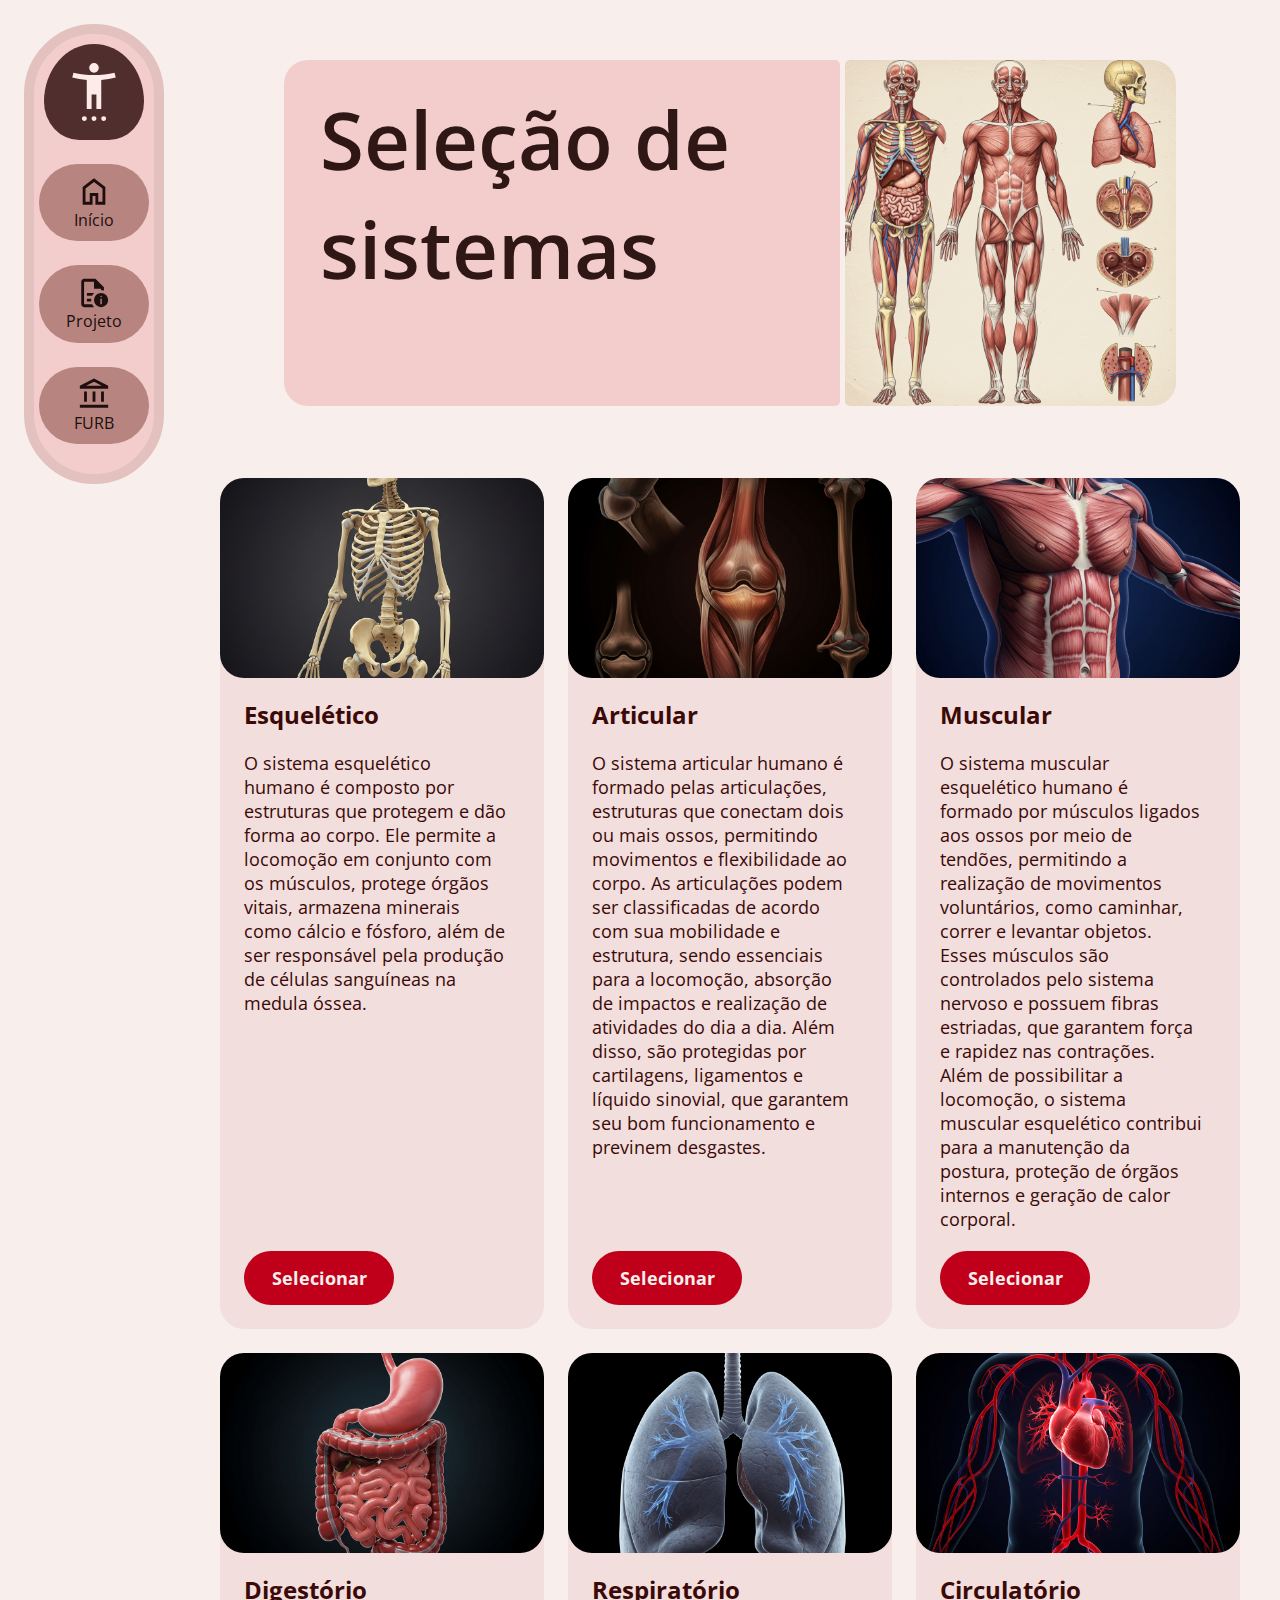
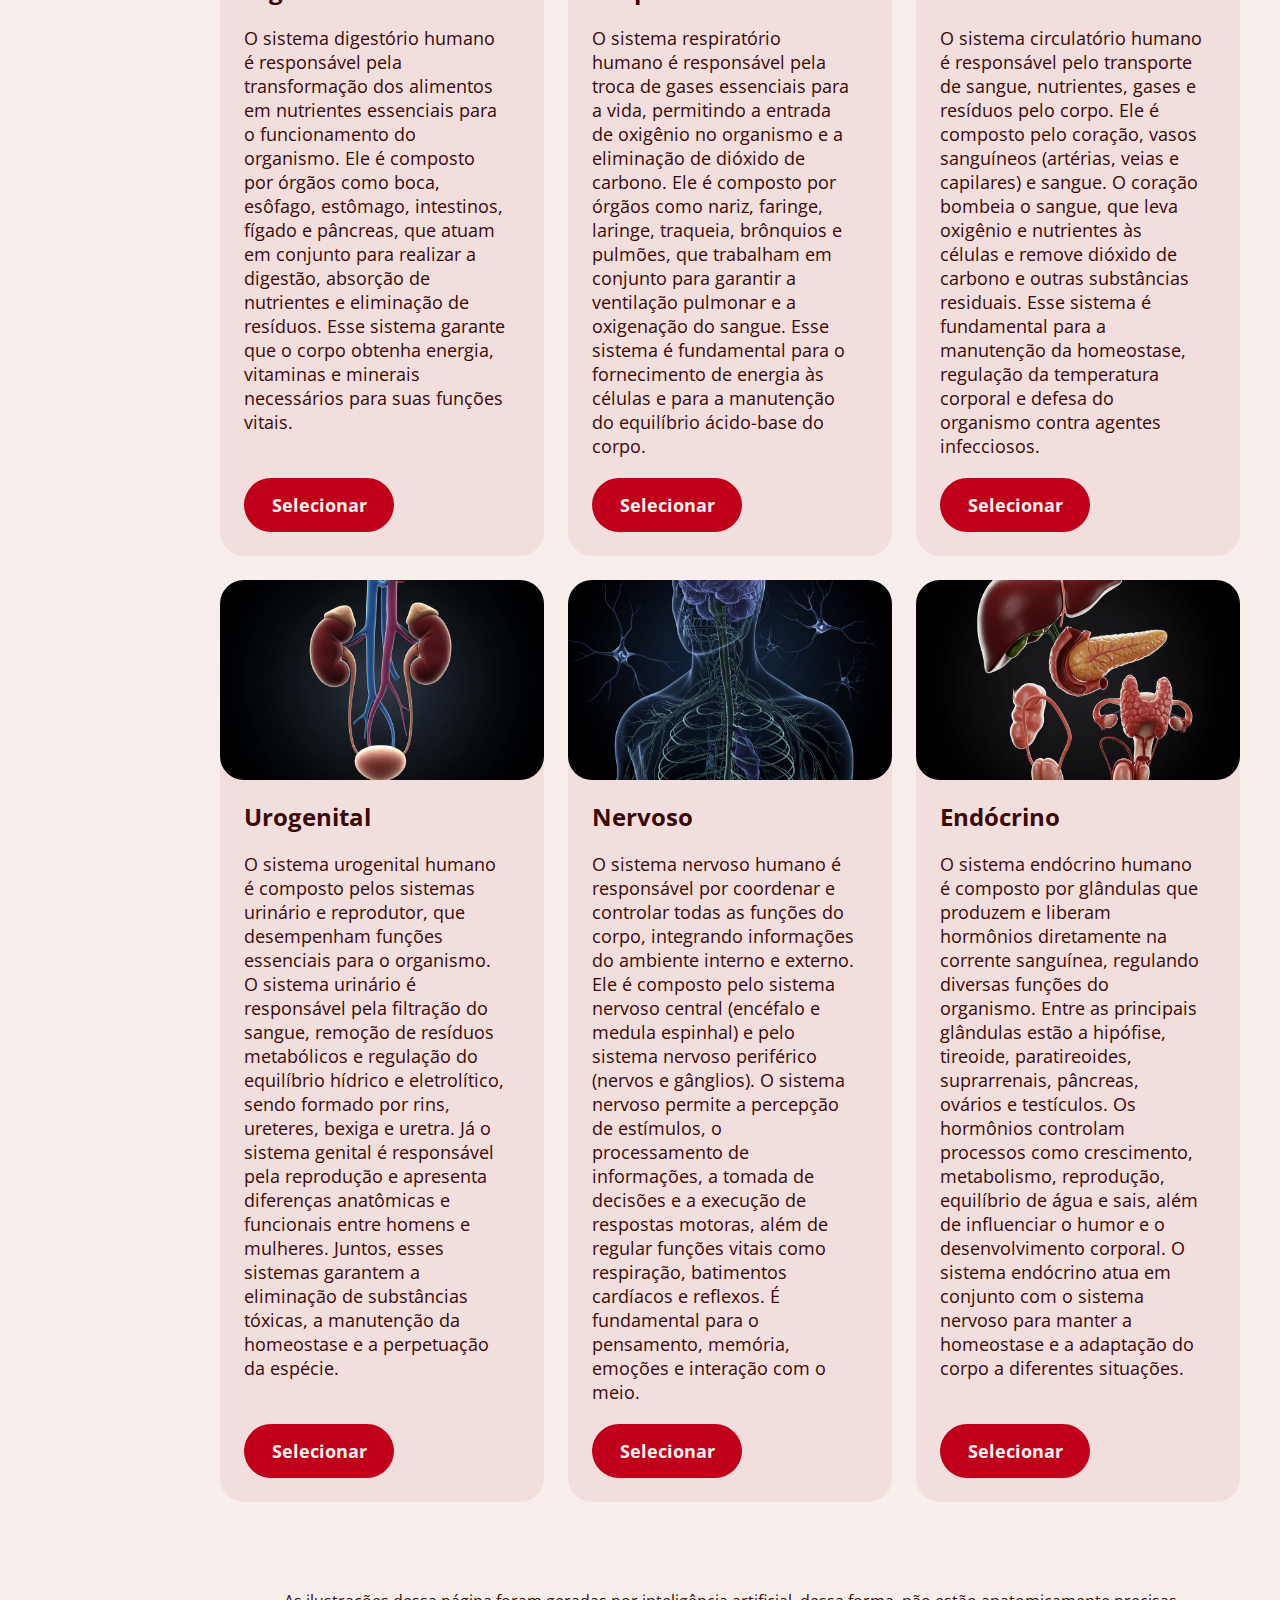
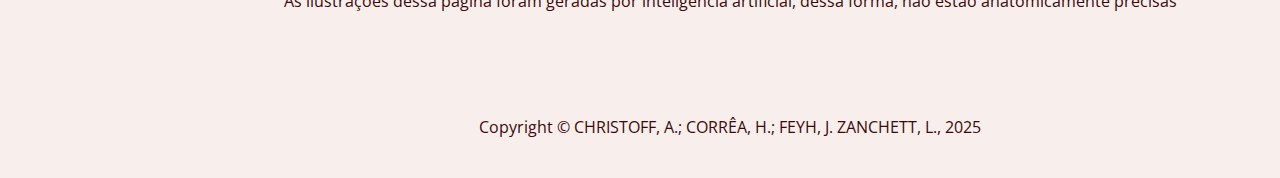
<file: sistema/sistema.html>
<!DOCTYPE html>
<html lang="pt-br">
    <head> 
        <link rel="stylesheet" href="../styles.css">
        <link rel="stylesheet" href="../shapes.css">
        <script src="../script.js"></script>
        <meta charset="UTF-8">
        <title>Seleção de sistemas</title>
        <link rel="icon" type="image/x-icon" href="../ilustrations/Favicon.svg">
    </head>
    <body class="page">
        <div class="VerticalNav">
        <div class="MainButton ghost alive selected" onclick="window.location.reload()">
            <img src="../icons/humanSelect.svg" alt="human" class="mainIcon">
        </div>
        <div class="SecondaryButton pill" onclick="window.location.href='../index.html'">
            <img src="../icons/home.svg" alt="paper info" class="SecondaryIcon">
            <p style="margin: 0;">Início</p>
        </div>
        <div class="SecondaryButton pill" onclick="window.location.href='../projeto/projeto.html'">
            <img src="../icons/paper.svg" alt="paper info" class="SecondaryIcon">
            <p style="margin: 0;">Projeto</p>
        </div>
        <div class="SecondaryButton pill" onclick="window.location.href='../furb/furb.html'">
            <img src="../icons/institute.svg" alt="paper info" class="SecondaryIcon">
            <p style="margin: 0;">FURB</p>
        </div>
        </div>
        <div class="contentH">
            <div class="row" style="gap: 5px; margin-top: 36px;">
            <div class="titleCard" style="border-top-right-radius: 5px; border-bottom-right-radius: 5px;">
                <h1 class="h1" style="width: 100%; align-self: center;">Seleção de sistemas</h1>
            </div>
            <div class="ilustration-container" style="background-color: #e9d7d9; background-image: url('./capa.jpg'); background-size: cover; background-position: center; width: 30%; cursor: pointer; display: flex; align-items: center; justify-content: center;">
            </div>
            </div>
            <div class="row">
                <div class="infoCard" style="padding-bottom: 80px;" onclick="window.location.href='./esqueletico/esqueletico.html'">
                    <div class="img" style="height: 200px; width: calc(100% + 48px); margin: -24px; margin-bottom: 0px;">
                        <img src="./esqueletico.jpg" class="img" style="width: 100%; height: 100%;"/>
                    </div>
                    <h2>
                        Esquelético
                    </h2>
                    <p class="p">
                        O sistema esquelético humano é composto por estruturas que protegem e dão forma ao corpo. Ele permite a locomoção em conjunto com os músculos, protege órgãos vitais, armazena minerais como cálcio e fósforo, além de ser responsável pela produção de células sanguíneas na medula óssea.
                    </p>
                    <div class="call2action pill">
                        Selecionar
                    </div>
                </div>
                <div class="infoCard" style="padding-bottom: 80px;" onclick="window.location.href='./articular/articular.html'">
                    <div class="img" style="height: 200px; width: calc(100% + 48px); margin: -24px; margin-bottom: 0px;">
                        <img src="./articular.jpg" class="img" style="width: 100%; height: 100%;"/>
                    </div>
                    <h2>
                        Articular
                    </h2>
                    <p class="p">
                        O sistema articular humano é formado pelas articulações, estruturas que conectam dois ou mais ossos, permitindo movimentos e flexibilidade ao corpo. As articulações podem ser classificadas de acordo com sua mobilidade e estrutura, sendo essenciais para a locomoção, absorção de impactos e realização de atividades do dia a dia. Além disso, são protegidas por cartilagens, ligamentos e líquido sinovial, que garantem seu bom funcionamento e previnem desgastes.
                    </p>
                    <div class="call2action pill" onclick="window.location.href='./projeto/projeto.html'">
                        Selecionar
                    </div>
                </div>
                <div class="infoCard" style="padding-bottom: 80px;" onclick="window.location.href='./muscular/muscular.html'">
                    <div class="img" style="height: 200px; width: calc(100% + 48px); margin: -24px; margin-bottom: 0px;">
                        <img src="./muscles.jpg" class="img" style="width: 100%; height: 100%;"/>
                    </div>
                    <h2>
                        Muscular
                    </h2>
                    <p class="p">
                        O sistema muscular esquelético humano é formado por músculos ligados aos ossos por meio de tendões, permitindo a realização de movimentos voluntários, como caminhar, correr e levantar objetos. Esses músculos são controlados pelo sistema nervoso e possuem fibras estriadas, que garantem força e rapidez nas contrações. Além de possibilitar a locomoção, o sistema muscular esquelético contribui para a manutenção da postura, proteção de órgãos internos e geração de calor corporal.
                    </p>
                    <div class="call2action pill">
                        Selecionar
                    </div>
                </div>
                <div class="infoCard" style="padding-bottom: 80px;" onclick="window.location.href='./digestorio/digestorio.html'">
                    <div class="img" style="height: 200px; width: calc(100% + 48px); margin: -24px; margin-bottom: 0px;">
                        <img src="./digestorio.jpg" class="img" style="width: 100%; height: 100%;"/>
                    </div>
                    <h2>
                        Digestório
                    </h2>
                    <p class="p">
                        O sistema digestório humano é responsável pela transformação dos alimentos em nutrientes essenciais para o funcionamento do organismo. Ele é composto por órgãos como boca, esôfago, estômago, intestinos, fígado e pâncreas, que atuam em conjunto para realizar a digestão, absorção de nutrientes e eliminação de resíduos. Esse sistema garante que o corpo obtenha energia, vitaminas e minerais necessários para suas funções vitais.
                    </p>
                    <div class="call2action pill">
                        Selecionar
                    </div>
                </div>
                <div class="infoCard" style="padding-bottom: 80px;" onclick="window.location.href='./respiratorio/respiratorio.html'">
                    <div class="img" style="height: 200px; width: calc(100% + 48px); margin: -24px; margin-bottom: 0px;">
                        <img src="./respiratorio.jpg" class="img" style="width: 100%; height: 100%;"/>
                    </div>
                    <h2>
                        Respiratório
                    </h2>
                    <p class="p">
                        O sistema respiratório humano é responsável pela troca de gases essenciais para a vida, permitindo a entrada de oxigênio no organismo e a eliminação de dióxido de carbono. Ele é composto por órgãos como nariz, faringe, laringe, traqueia, brônquios e pulmões, que trabalham em conjunto para garantir a ventilação pulmonar e a oxigenação do sangue. Esse sistema é fundamental para o fornecimento de energia às células e para a manutenção do equilíbrio ácido-base do corpo.
                    </p>
                    <div class="call2action pill">
                        Selecionar
                    </div>
                </div>
                <div class="infoCard" style="padding-bottom: 80px;" onclick="window.location.href='./circulatorio/circulatorio.html'">
                    <div class="img" style="height: 200px; width: calc(100% + 48px); margin: -24px; margin-bottom: 0px;">
                        <img src="./circulatorio.jpg" class="img" style="width: 100%; height: 100%;"/>
                    </div>
                    <h2>
                        Circulatório
                    </h2>
                    <p class="p">
                        O sistema circulatório humano é responsável pelo transporte de sangue, nutrientes, gases e resíduos pelo corpo. Ele é composto pelo coração, vasos sanguíneos (artérias, veias e capilares) e sangue. O coração bombeia o sangue, que leva oxigênio e nutrientes às células e remove dióxido de carbono e outras substâncias residuais. Esse sistema é fundamental para a manutenção da homeostase, regulação da temperatura corporal e defesa do organismo contra agentes infecciosos.
                    </p>
                    <div class="call2action pill">
                        Selecionar
                    </div>
                </div>
                <div class="infoCard" style="padding-bottom: 80px;" onclick="window.location.href='./urogenital/urogenital.html'">
                    <div class="img" style="height: 200px; width: calc(100% + 48px); margin: -24px; margin-bottom: 0px;">
                        <img src="./urinary.jpg" class="img" style="width: 100%; height: 100%;"/>
                    </div>
                    <h2>
                        Urogenital
                    </h2>
                    <p class="p">
                        O sistema urogenital humano é composto pelos sistemas urinário e reprodutor, que desempenham funções essenciais para o organismo. O sistema urinário é responsável pela filtração do sangue, remoção de resíduos metabólicos e regulação do equilíbrio hídrico e eletrolítico, sendo formado por rins, ureteres, bexiga e uretra. Já o sistema genital é responsável pela reprodução e apresenta diferenças anatômicas e funcionais entre homens e mulheres. Juntos, esses sistemas garantem a eliminação de substâncias tóxicas, a manutenção da homeostase e a perpetuação da espécie.
                    </p>
                    <div class="call2action pill">
                        Selecionar
                    </div>
                </div>
                <div class="infoCard" style="padding-bottom: 80px;" onclick="window.location.href='./nervoso/nervoso.html'">
                    <div class="img" style="height: 200px; width: calc(100% + 48px); margin: -24px; margin-bottom: 0px;">
                        <img src="./nervoso.jpg" class="img" style="width: 100%; height: 100%;"/>
                    </div>
                    <h2>
                        Nervoso
                    </h2>
                    <p class="p">
                        O sistema nervoso humano é responsável por coordenar e controlar todas as funções do corpo, integrando informações do ambiente interno e externo. Ele é composto pelo sistema nervoso central (encéfalo e medula espinhal) e pelo sistema nervoso periférico (nervos e gânglios). O sistema nervoso permite a percepção de estímulos, o processamento de informações, a tomada de decisões e a execução de respostas motoras, além de regular funções vitais como respiração, batimentos cardíacos e reflexos. É fundamental para o pensamento, memória, emoções e interação com o meio.
                    </p>
                    <div class="call2action pill">
                        Selecionar
                    </div>
                </div>
                <div class="infoCard" style="padding-bottom: 80px;" onclick="window.location.href='./endocrino/endocrino.html'" >
                    <div class="img" style="height: 200px; width: calc(100% + 48px); margin: -24px; margin-bottom: 0px;">
                        <img src="./gl.jpg" class="img" style="width: 100%; height: 100%;"/>
                    </div>
                    <h2>
                        Endócrino
                    </h2>
                    <p class="p">
                        O sistema endócrino humano é composto por glândulas que produzem e liberam hormônios diretamente na corrente sanguínea, regulando diversas funções do organismo. Entre as principais glândulas estão a hipófise, tireoide, paratireoides, suprarrenais, pâncreas, ovários e testículos. Os hormônios controlam processos como crescimento, metabolismo, reprodução, equilíbrio de água e sais, além de influenciar o humor e o desenvolvimento corporal. O sistema endócrino atua em conjunto com o sistema nervoso para manter a homeostase e a adaptação do corpo a diferentes situações.
                    </p>
                    <div class="call2action pill">
                        Selecionar
                    </div>
                </div>
            </div>
            <div class="row" style="justify-content: center;">
                <p>As ilustrações dessa página foram geradas por inteligência artificial, dessa forma, não estão anatomicamente precisas</p>
            </div>
            <div class="row" style="justify-content: center;">
                <p>Copyright © CHRISTOFF, A.; CORRÊA, H.; FEYH, J. ZANCHETT, L., 2025</p>
            </div>
        </div>
    </body>
</html>
</file>
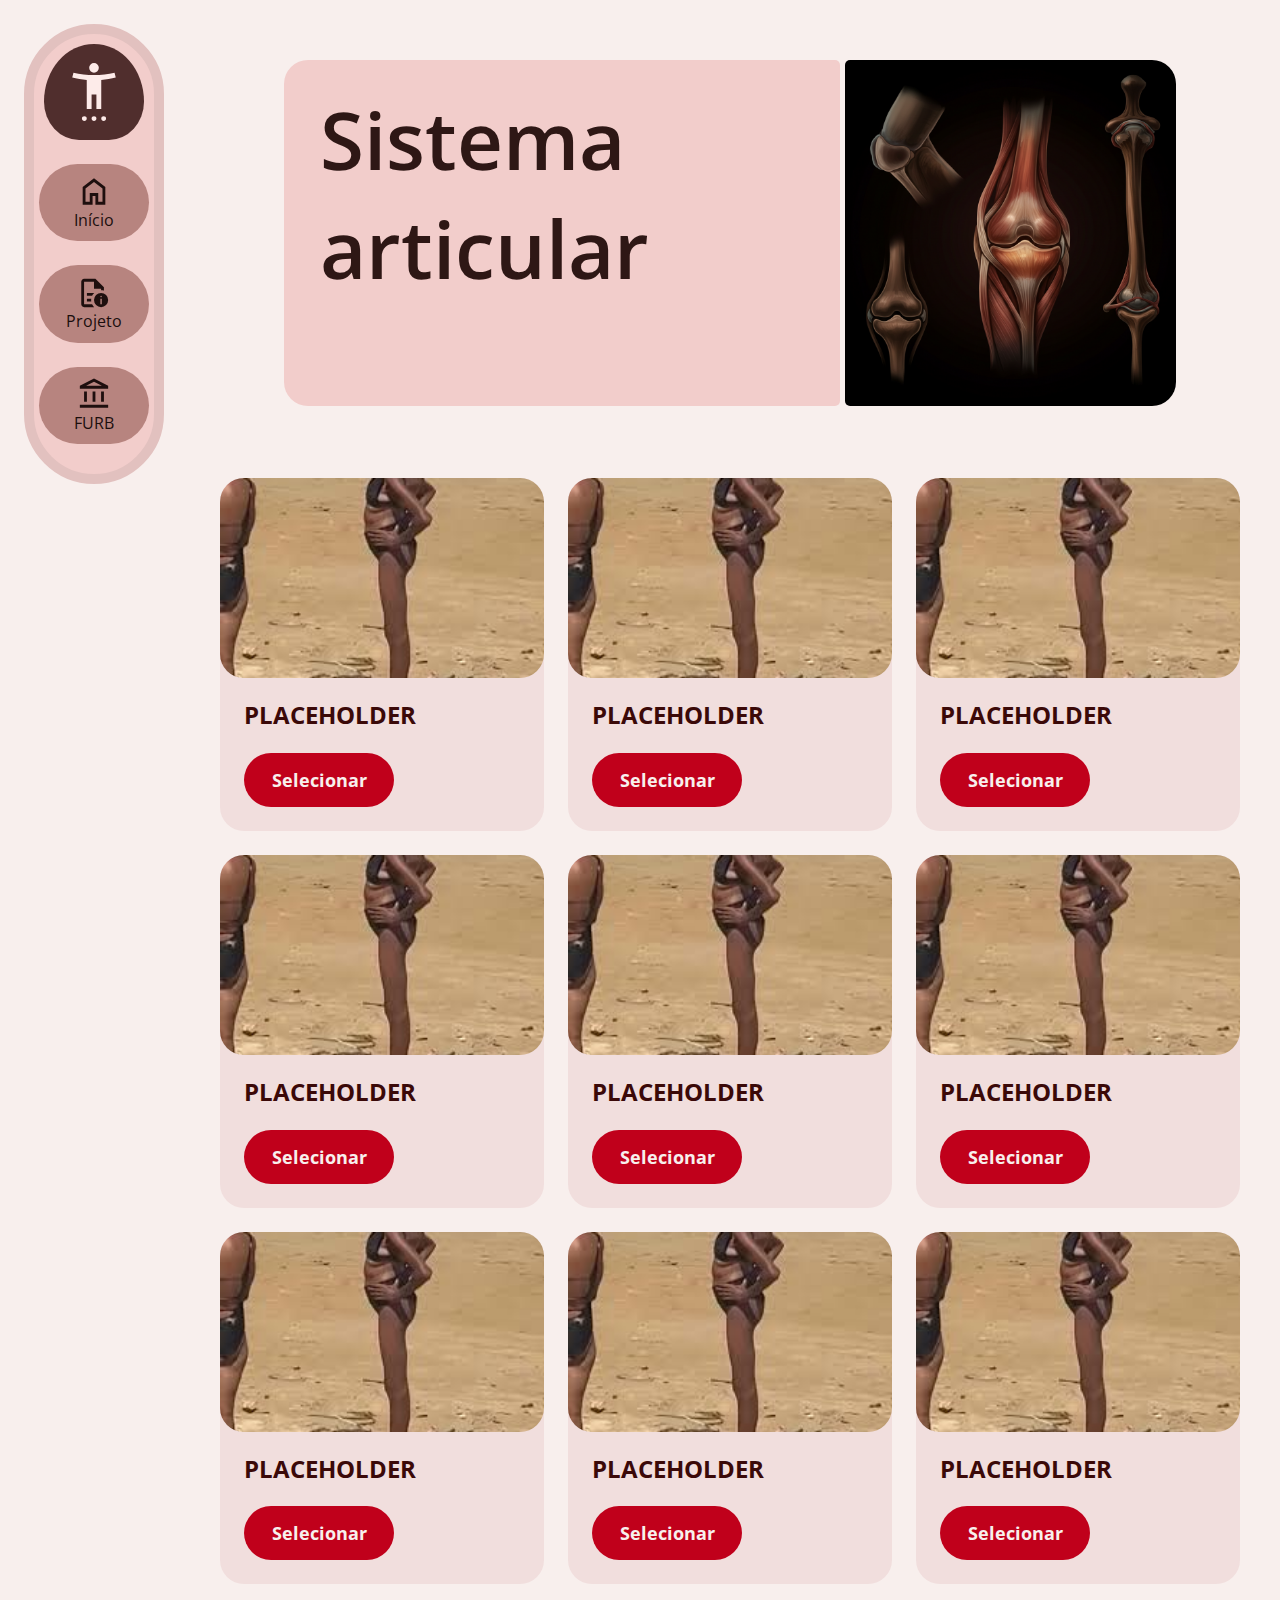
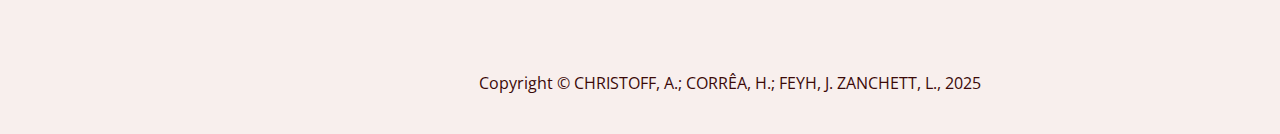
<file: sistema/articular/articular.html>
<!DOCTYPE html>
<html lang="pt-br">
    <head> 
        <link rel="stylesheet" href="../../styles.css">
        <link rel="stylesheet" href="../../shapes.css">
        <script src="../../script.js"></script>
        <meta charset="UTF-8">
        <title>Sistema articular</title>
        <link rel="icon" type="image/x-icon" href="../../ilustrations/Favicon.svg">
    </head>
    <body class="page">
        <div class="VerticalNav">
        <div class="MainButton ghost alive selected" onclick="window.location.href='../sistema.html'">
            <img src="../../icons/humanSelect.svg" alt="human" class="mainIcon">
        </div>
        <div class="SecondaryButton pill" onclick="window.location.href='../../index.html'">
            <img src="../../icons/home.svg" alt="paper info" class="SecondaryIcon">
            <p style="margin: 0;">Início</p>
        </div>
        <div class="SecondaryButton pill" onclick="window.location.href='../../projeto/projeto.html'">
            <img src="../../icons/paper.svg" alt="paper info" class="SecondaryIcon">
            <p style="margin: 0;">Projeto</p>
        </div>
        <div class="SecondaryButton pill" onclick="window.location.href='../../furb/furb.html'">
            <img src="../../icons/institute.svg" alt="paper info" class="SecondaryIcon">
            <p style="margin: 0;">FURB</p>
        </div>
        </div>
        <div class="contentH">
            <div class="row" style="gap: 5px; margin-top: 36px;">
            <div class="titleCard" style="border-top-right-radius: 5px; border-bottom-right-radius: 5px;">
                <h1 class="h1" style="width: 100%; align-self: center;">Sistema articular</h1>
            </div>
            <div class="ilustration-container" style="background-color: #e9d7d9; background-image: url('../articular.jpg'); background-size: cover; background-position: center; width: 30%; cursor: pointer; display: flex; align-items: center; justify-content: center;">
            </div>
            </div>
            <div class="row">
                <div class="infoCard" style="padding-bottom: 80px;">
                    <div class="img" style="height: 200px; width: calc(100% + 48px); margin: -24px; margin-bottom: 0px;">
                        <img src="../../ilustrations/SQRDplaceholder.png" class="img" style="width: 100%; height: 100%;"/>
                    </div>
                    <h2>
                        PLACEHOLDER
                    </h2>
                    <div class="call2action pill">
                        Selecionar
                    </div>
                </div>
                <div class="infoCard" style="padding-bottom: 80px;">
                    <div class="img" style="height: 200px; width: calc(100% + 48px); margin: -24px; margin-bottom: 0px;">
                        <img src="../../ilustrations/SQRDplaceholder.png" class="img" style="width: 100%; height: 100%;"/>
                    </div>
                    <h2>
                        PLACEHOLDER
                    </h2>
                    <div class="call2action pill" onclick="window.location.href='./projeto/projeto.html'">
                        Selecionar
                    </div>
                </div>
                <div class="infoCard" style="padding-bottom: 80px;">
                    <div class="img" style="height: 200px; width: calc(100% + 48px); margin: -24px; margin-bottom: 0px;">
                        <img src="../../ilustrations/SQRDplaceholder.png" class="img" style="width: 100%; height: 100%;"/>
                    </div>
                    <h2>
                        PLACEHOLDER
                    </h2>
                    <div class="call2action pill">
                        Selecionar
                    </div>
                </div>
                <div class="infoCard" style="padding-bottom: 80px;">
                    <div class="img" style="height: 200px; width: calc(100% + 48px); margin: -24px; margin-bottom: 0px;">
                        <img src="../../ilustrations/SQRDplaceholder.png" class="img" style="width: 100%; height: 100%;"/>
                    </div>
                    <h2>
                        PLACEHOLDER
                    </h2>
                    <div class="call2action pill">
                        Selecionar
                    </div>
                </div>
                <div class="infoCard" style="padding-bottom: 80px;">
                    <div class="img" style="height: 200px; width: calc(100% + 48px); margin: -24px; margin-bottom: 0px;">
                        <img src="../../ilustrations/SQRDplaceholder.png" class="img" style="width: 100%; height: 100%;"/>
                    </div>
                    <h2>
                        PLACEHOLDER
                    </h2>
                    <div class="call2action pill">
                        Selecionar
                    </div>
                </div>
                <div class="infoCard" style="padding-bottom: 80px;">
                    <div class="img" style="height: 200px; width: calc(100% + 48px); margin: -24px; margin-bottom: 0px;">
                        <img src="../../ilustrations/SQRDplaceholder.png" class="img" style="width: 100%; height: 100%;"/>
                    </div>
                    <h2>
                        PLACEHOLDER
                    </h2>
                    <div class="call2action pill">
                        Selecionar
                    </div>
                </div>
                <div class="infoCard" style="padding-bottom: 80px;">
                    <div class="img" style="height: 200px; width: calc(100% + 48px); margin: -24px; margin-bottom: 0px;">
                        <img src="../../ilustrations/SQRDplaceholder.png" class="img" style="width: 100%; height: 100%;"/>
                    </div>
                    <h2>
                        PLACEHOLDER
                    </h2>
                    <div class="call2action pill">
                        Selecionar
                    </div>
                </div>
                <div class="infoCard" style="padding-bottom: 80px;">
                    <div class="img" style="height: 200px; width: calc(100% + 48px); margin: -24px; margin-bottom: 0px;">
                        <img src="../../ilustrations/SQRDplaceholder.png" class="img" style="width: 100%; height: 100%;"/>
                    </div>
                    <h2>
                        PLACEHOLDER
                    </h2>
                    <div class="call2action pill">
                        Selecionar
                    </div>
                </div>
                <div class="infoCard" style="padding-bottom: 80px;">
                    <div class="img" style="height: 200px; width: calc(100% + 48px); margin: -24px; margin-bottom: 0px;">
                        <img src="../../ilustrations/SQRDplaceholder.png" class="img" style="width: 100%; height: 100%;"/>
                    </div>
                    <h2>
                        PLACEHOLDER
                    </h2>
                    <div class="call2action pill">
                        Selecionar
                    </div>
                </div>
            </div>
            <div class="row" style="justify-content: center;">
                <p>Copyright © CHRISTOFF, A.; CORRÊA, H.; FEYH, J. ZANCHETT, L., 2025</p>
            </div>
        </div>
    </body>
</html>
</file>
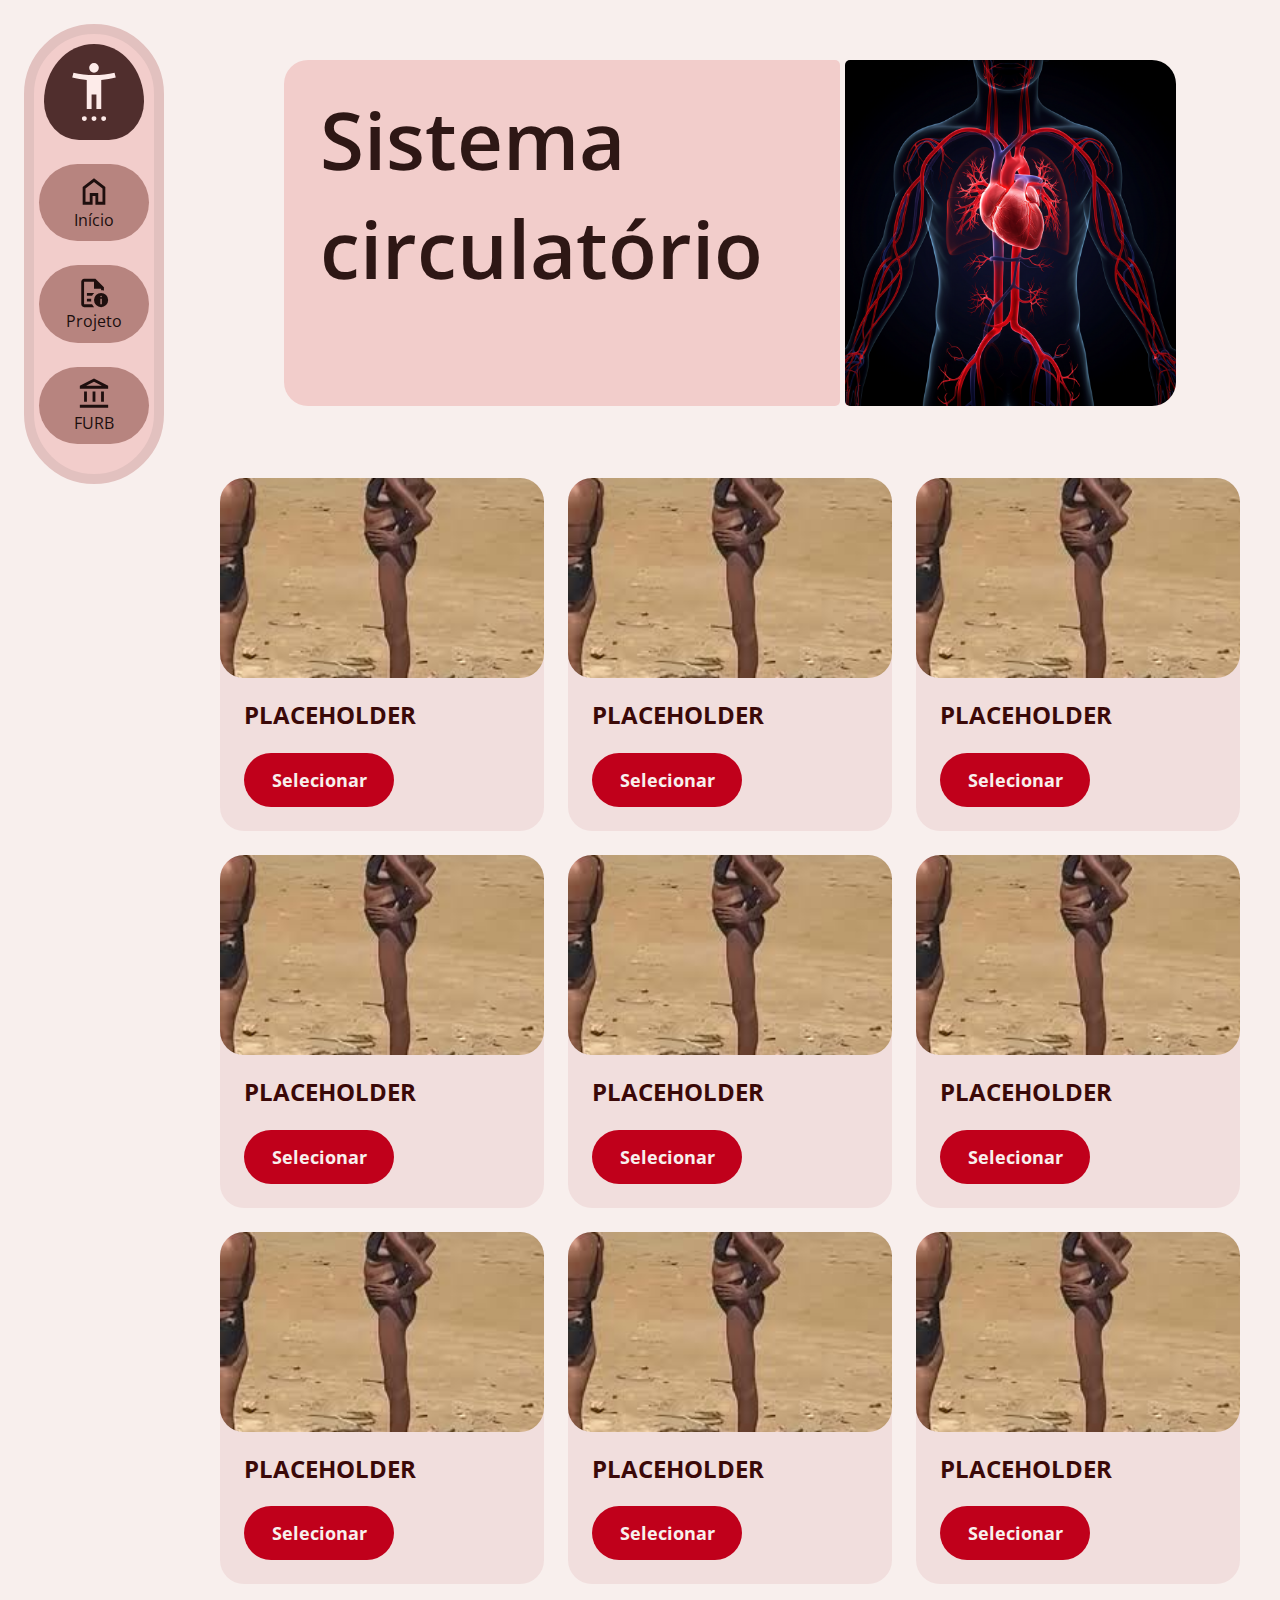
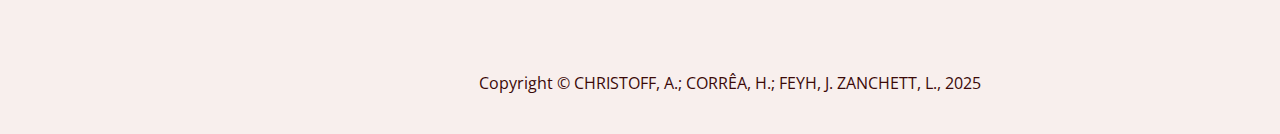
<file: sistema/circulatorio/circulatorio.html>
<!DOCTYPE html>
<html lang="pt-br">
    <head> 
        <link rel="stylesheet" href="../../styles.css">
        <link rel="stylesheet" href="../../shapes.css">
        <script src="../../script.js"></script>
        <meta charset="UTF-8">
        <title>Sistema circulatório</title>
        <link rel="icon" type="image/x-icon" href="../../ilustrations/Favicon.svg">
    </head>
    <body class="page">
        <div class="VerticalNav">
        <div class="MainButton ghost alive selected" onclick="window.location.href='../sistema.html'">
            <img src="../../icons/humanSelect.svg" alt="human" class="mainIcon">
        </div>
        <div class="SecondaryButton pill" onclick="window.location.href='../../index.html'">
            <img src="../../icons/home.svg" alt="paper info" class="SecondaryIcon">
            <p style="margin: 0;">Início</p>
        </div>
        <div class="SecondaryButton pill" onclick="window.location.href='../../projeto/projeto.html'">
            <img src="../../icons/paper.svg" alt="paper info" class="SecondaryIcon">
            <p style="margin: 0;">Projeto</p>
        </div>
        <div class="SecondaryButton pill" onclick="window.location.href='../../furb/furb.html'">
            <img src="../../icons/institute.svg" alt="paper info" class="SecondaryIcon">
            <p style="margin: 0;">FURB</p>
        </div>
        </div>
        <div class="contentH">
            <div class="row" style="gap: 5px; margin-top: 36px;">
            <div class="titleCard" style="border-top-right-radius: 5px; border-bottom-right-radius: 5px;">
                <h1 class="h1" style="width: 100%; align-self: center;">Sistema circulatório</h1>
            </div>
            <div class="ilustration-container" style="background-color: #e9d7d9; background-image: url('../circulatorio.jpg'); background-size: cover; background-position: center; width: 30%; cursor: pointer; display: flex; align-items: center; justify-content: center;">
            </div>
            </div>
            <div class="row">
                <div class="infoCard" style="padding-bottom: 80px;">
                    <div class="img" style="height: 200px; width: calc(100% + 48px); margin: -24px; margin-bottom: 0px;">
                        <img src="../../ilustrations/SQRDplaceholder.png" class="img" style="width: 100%; height: 100%;"/>
                    </div>
                    <h2>
                        PLACEHOLDER
                    </h2>
                    <div class="call2action pill">
                        Selecionar
                    </div>
                </div>
                <div class="infoCard" style="padding-bottom: 80px;">
                    <div class="img" style="height: 200px; width: calc(100% + 48px); margin: -24px; margin-bottom: 0px;">
                        <img src="../../ilustrations/SQRDplaceholder.png" class="img" style="width: 100%; height: 100%;"/>
                    </div>
                    <h2>
                        PLACEHOLDER
                    </h2>
                    <div class="call2action pill" onclick="window.location.href='./projeto/projeto.html'">
                        Selecionar
                    </div>
                </div>
                <div class="infoCard" style="padding-bottom: 80px;">
                    <div class="img" style="height: 200px; width: calc(100% + 48px); margin: -24px; margin-bottom: 0px;">
                        <img src="../../ilustrations/SQRDplaceholder.png" class="img" style="width: 100%; height: 100%;"/>
                    </div>
                    <h2>
                        PLACEHOLDER
                    </h2>
                    <div class="call2action pill">
                        Selecionar
                    </div>
                </div>
                <div class="infoCard" style="padding-bottom: 80px;">
                    <div class="img" style="height: 200px; width: calc(100% + 48px); margin: -24px; margin-bottom: 0px;">
                        <img src="../../ilustrations/SQRDplaceholder.png" class="img" style="width: 100%; height: 100%;"/>
                    </div>
                    <h2>
                        PLACEHOLDER
                    </h2>
                    <div class="call2action pill">
                        Selecionar
                    </div>
                </div>
                <div class="infoCard" style="padding-bottom: 80px;">
                    <div class="img" style="height: 200px; width: calc(100% + 48px); margin: -24px; margin-bottom: 0px;">
                        <img src="../../ilustrations/SQRDplaceholder.png" class="img" style="width: 100%; height: 100%;"/>
                    </div>
                    <h2>
                        PLACEHOLDER
                    </h2>
                    <div class="call2action pill">
                        Selecionar
                    </div>
                </div>
                <div class="infoCard" style="padding-bottom: 80px;">
                    <div class="img" style="height: 200px; width: calc(100% + 48px); margin: -24px; margin-bottom: 0px;">
                        <img src="../../ilustrations/SQRDplaceholder.png" class="img" style="width: 100%; height: 100%;"/>
                    </div>
                    <h2>
                        PLACEHOLDER
                    </h2>
                    <div class="call2action pill">
                        Selecionar
                    </div>
                </div>
                <div class="infoCard" style="padding-bottom: 80px;">
                    <div class="img" style="height: 200px; width: calc(100% + 48px); margin: -24px; margin-bottom: 0px;">
                        <img src="../../ilustrations/SQRDplaceholder.png" class="img" style="width: 100%; height: 100%;"/>
                    </div>
                    <h2>
                        PLACEHOLDER
                    </h2>
                    <div class="call2action pill">
                        Selecionar
                    </div>
                </div>
                <div class="infoCard" style="padding-bottom: 80px;">
                    <div class="img" style="height: 200px; width: calc(100% + 48px); margin: -24px; margin-bottom: 0px;">
                        <img src="../../ilustrations/SQRDplaceholder.png" class="img" style="width: 100%; height: 100%;"/>
                    </div>
                    <h2>
                        PLACEHOLDER
                    </h2>
                    <div class="call2action pill">
                        Selecionar
                    </div>
                </div>
                <div class="infoCard" style="padding-bottom: 80px;">
                    <div class="img" style="height: 200px; width: calc(100% + 48px); margin: -24px; margin-bottom: 0px;">
                        <img src="../../ilustrations/SQRDplaceholder.png" class="img" style="width: 100%; height: 100%;"/>
                    </div>
                    <h2>
                        PLACEHOLDER
                    </h2>
                    <div class="call2action pill">
                        Selecionar
                    </div>
                </div>
            </div>
            <div class="row" style="justify-content: center;">
                <p>Copyright © CHRISTOFF, A.; CORRÊA, H.; FEYH, J. ZANCHETT, L., 2025</p>
            </div>
        </div>
    </body>
</html>
</file>
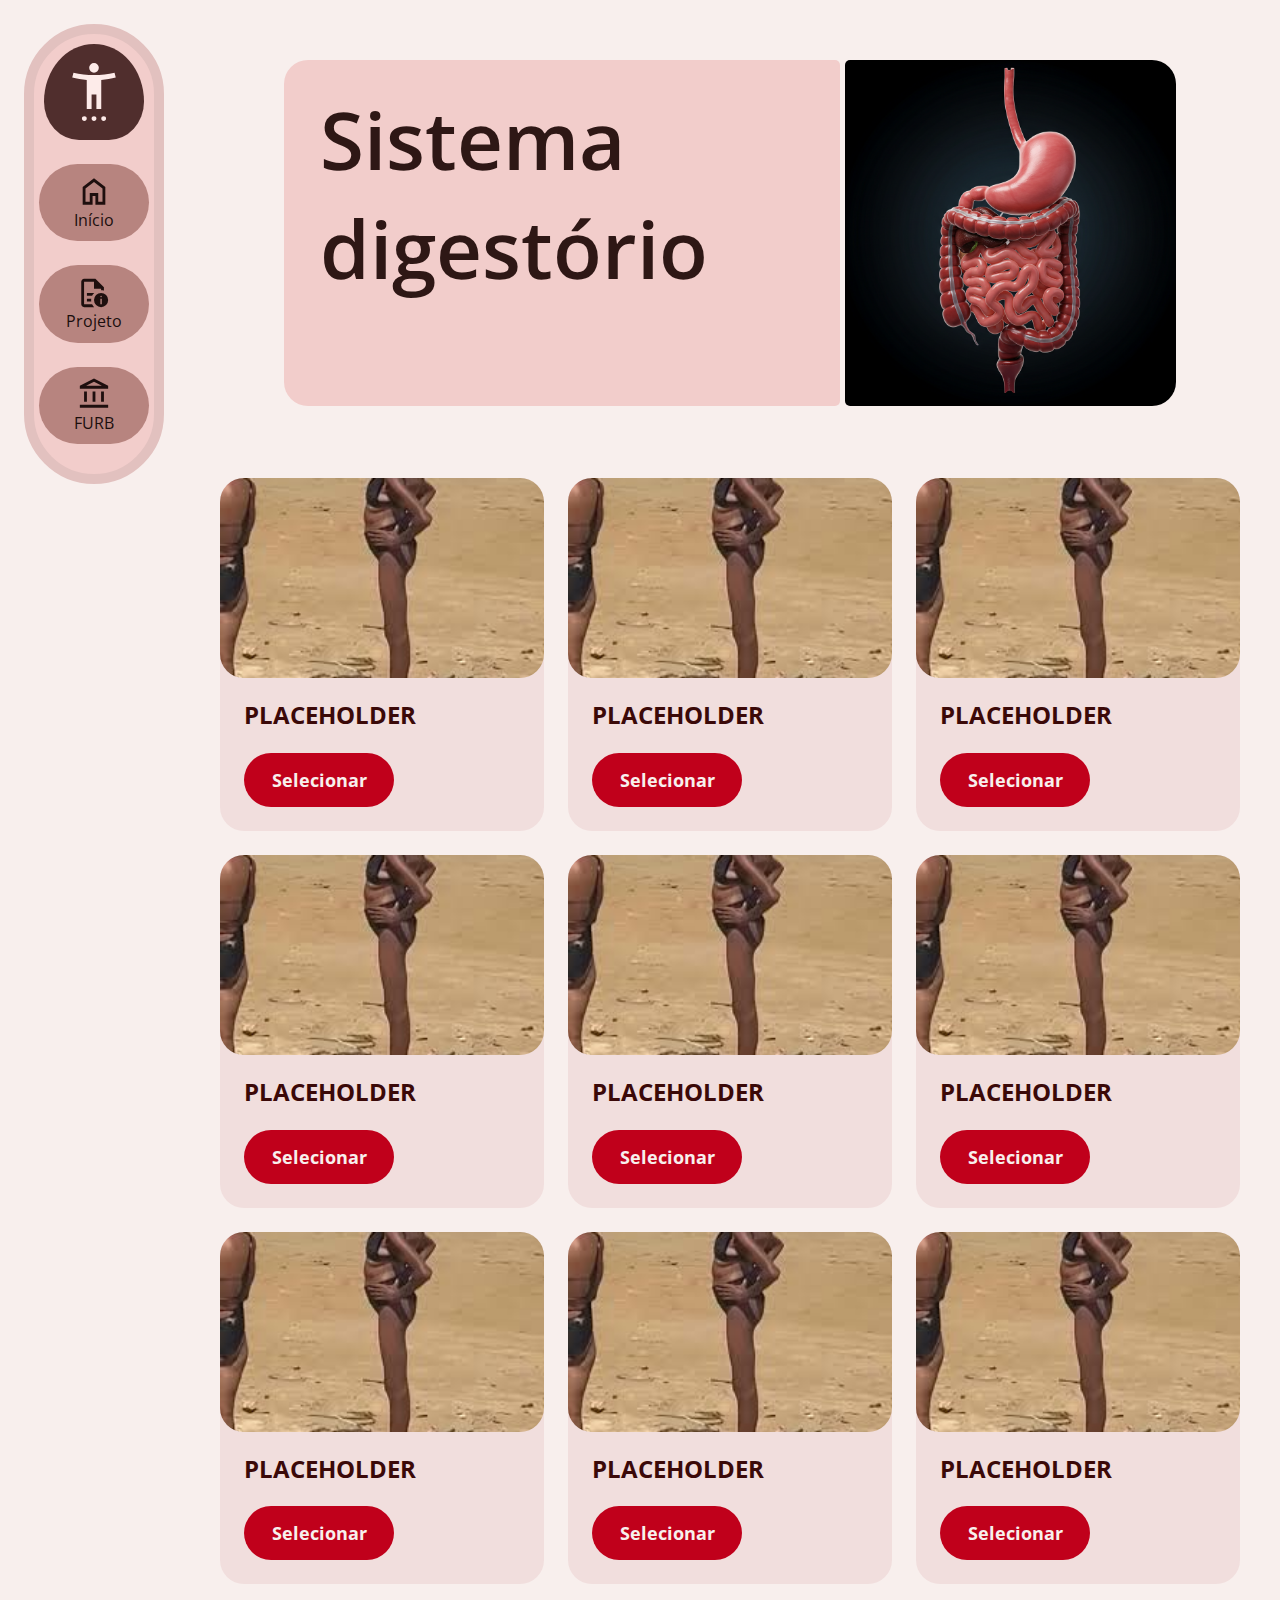
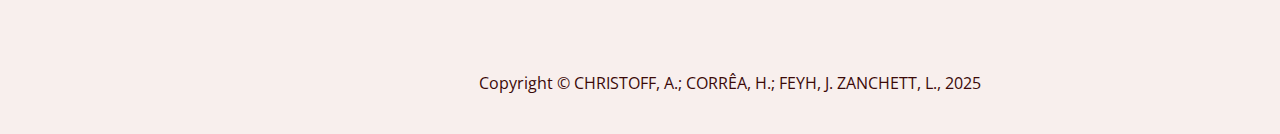
<file: sistema/digestorio/digestorio.html>
<!DOCTYPE html>
<html lang="pt-br">
    <head> 
        <link rel="stylesheet" href="../../styles.css">
        <link rel="stylesheet" href="../../shapes.css">
        <script src="../../script.js"></script>
        <meta charset="UTF-8">
        <title>Sistema digestório</title>
        <link rel="icon" type="image/x-icon" href="../../ilustrations/Favicon.svg">
    </head>
    <body class="page">
        <div class="VerticalNav">
        <div class="MainButton ghost alive selected" onclick="window.location.href='../sistema.html'">
            <img src="../../icons/humanSelect.svg" alt="human" class="mainIcon">
        </div>
        <div class="SecondaryButton pill" onclick="window.location.href='../../index.html'">
            <img src="../../icons/home.svg" alt="paper info" class="SecondaryIcon">
            <p style="margin: 0;">Início</p>
        </div>
        <div class="SecondaryButton pill" onclick="window.location.href='../../projeto/projeto.html'">
            <img src="../../icons/paper.svg" alt="paper info" class="SecondaryIcon">
            <p style="margin: 0;">Projeto</p>
        </div>
        <div class="SecondaryButton pill" onclick="window.location.href='../../furb/furb.html'">
            <img src="../../icons/institute.svg" alt="paper info" class="SecondaryIcon">
            <p style="margin: 0;">FURB</p>
        </div>
        </div>
        <div class="contentH">
            <div class="row" style="gap: 5px; margin-top: 36px;">
            <div class="titleCard" style="border-top-right-radius: 5px; border-bottom-right-radius: 5px;">
                <h1 class="h1" style="width: 100%; align-self: center;">Sistema digestório</h1>
            </div>
            <div class="ilustration-container" style="background-color: #e9d7d9; background-image: url('../digestorio.jpg'); background-size: cover; background-position: center; width: 30%; cursor: pointer; display: flex; align-items: center; justify-content: center;">
            </div>
            </div>
            <div class="row">
                <div class="infoCard" style="padding-bottom: 80px;">
                    <div class="img" style="height: 200px; width: calc(100% + 48px); margin: -24px; margin-bottom: 0px;">
                        <img src="../../ilustrations/SQRDplaceholder.png" class="img" style="width: 100%; height: 100%;"/>
                    </div>
                    <h2>
                        PLACEHOLDER
                    </h2>
                    <div class="call2action pill">
                        Selecionar
                    </div>
                </div>
                <div class="infoCard" style="padding-bottom: 80px;">
                    <div class="img" style="height: 200px; width: calc(100% + 48px); margin: -24px; margin-bottom: 0px;">
                        <img src="../../ilustrations/SQRDplaceholder.png" class="img" style="width: 100%; height: 100%;"/>
                    </div>
                    <h2>
                        PLACEHOLDER
                    </h2>
                    <div class="call2action pill" onclick="window.location.href='./projeto/projeto.html'">
                        Selecionar
                    </div>
                </div>
                <div class="infoCard" style="padding-bottom: 80px;">
                    <div class="img" style="height: 200px; width: calc(100% + 48px); margin: -24px; margin-bottom: 0px;">
                        <img src="../../ilustrations/SQRDplaceholder.png" class="img" style="width: 100%; height: 100%;"/>
                    </div>
                    <h2>
                        PLACEHOLDER
                    </h2>
                    <div class="call2action pill">
                        Selecionar
                    </div>
                </div>
                <div class="infoCard" style="padding-bottom: 80px;">
                    <div class="img" style="height: 200px; width: calc(100% + 48px); margin: -24px; margin-bottom: 0px;">
                        <img src="../../ilustrations/SQRDplaceholder.png" class="img" style="width: 100%; height: 100%;"/>
                    </div>
                    <h2>
                        PLACEHOLDER
                    </h2>
                    <div class="call2action pill">
                        Selecionar
                    </div>
                </div>
                <div class="infoCard" style="padding-bottom: 80px;">
                    <div class="img" style="height: 200px; width: calc(100% + 48px); margin: -24px; margin-bottom: 0px;">
                        <img src="../../ilustrations/SQRDplaceholder.png" class="img" style="width: 100%; height: 100%;"/>
                    </div>
                    <h2>
                        PLACEHOLDER
                    </h2>
                    <div class="call2action pill">
                        Selecionar
                    </div>
                </div>
                <div class="infoCard" style="padding-bottom: 80px;">
                    <div class="img" style="height: 200px; width: calc(100% + 48px); margin: -24px; margin-bottom: 0px;">
                        <img src="../../ilustrations/SQRDplaceholder.png" class="img" style="width: 100%; height: 100%;"/>
                    </div>
                    <h2>
                        PLACEHOLDER
                    </h2>
                    <div class="call2action pill">
                        Selecionar
                    </div>
                </div>
                <div class="infoCard" style="padding-bottom: 80px;">
                    <div class="img" style="height: 200px; width: calc(100% + 48px); margin: -24px; margin-bottom: 0px;">
                        <img src="../../ilustrations/SQRDplaceholder.png" class="img" style="width: 100%; height: 100%;"/>
                    </div>
                    <h2>
                        PLACEHOLDER
                    </h2>
                    <div class="call2action pill">
                        Selecionar
                    </div>
                </div>
                <div class="infoCard" style="padding-bottom: 80px;">
                    <div class="img" style="height: 200px; width: calc(100% + 48px); margin: -24px; margin-bottom: 0px;">
                        <img src="../../ilustrations/SQRDplaceholder.png" class="img" style="width: 100%; height: 100%;"/>
                    </div>
                    <h2>
                        PLACEHOLDER
                    </h2>
                    <div class="call2action pill">
                        Selecionar
                    </div>
                </div>
                <div class="infoCard" style="padding-bottom: 80px;">
                    <div class="img" style="height: 200px; width: calc(100% + 48px); margin: -24px; margin-bottom: 0px;">
                        <img src="../../ilustrations/SQRDplaceholder.png" class="img" style="width: 100%; height: 100%;"/>
                    </div>
                    <h2>
                        PLACEHOLDER
                    </h2>
                    <div class="call2action pill">
                        Selecionar
                    </div>
                </div>
            </div>
            <div class="row" style="justify-content: center;">
                <p>Copyright © CHRISTOFF, A.; CORRÊA, H.; FEYH, J. ZANCHETT, L., 2025</p>
            </div>
        </div>
    </body>
</html>
</file>
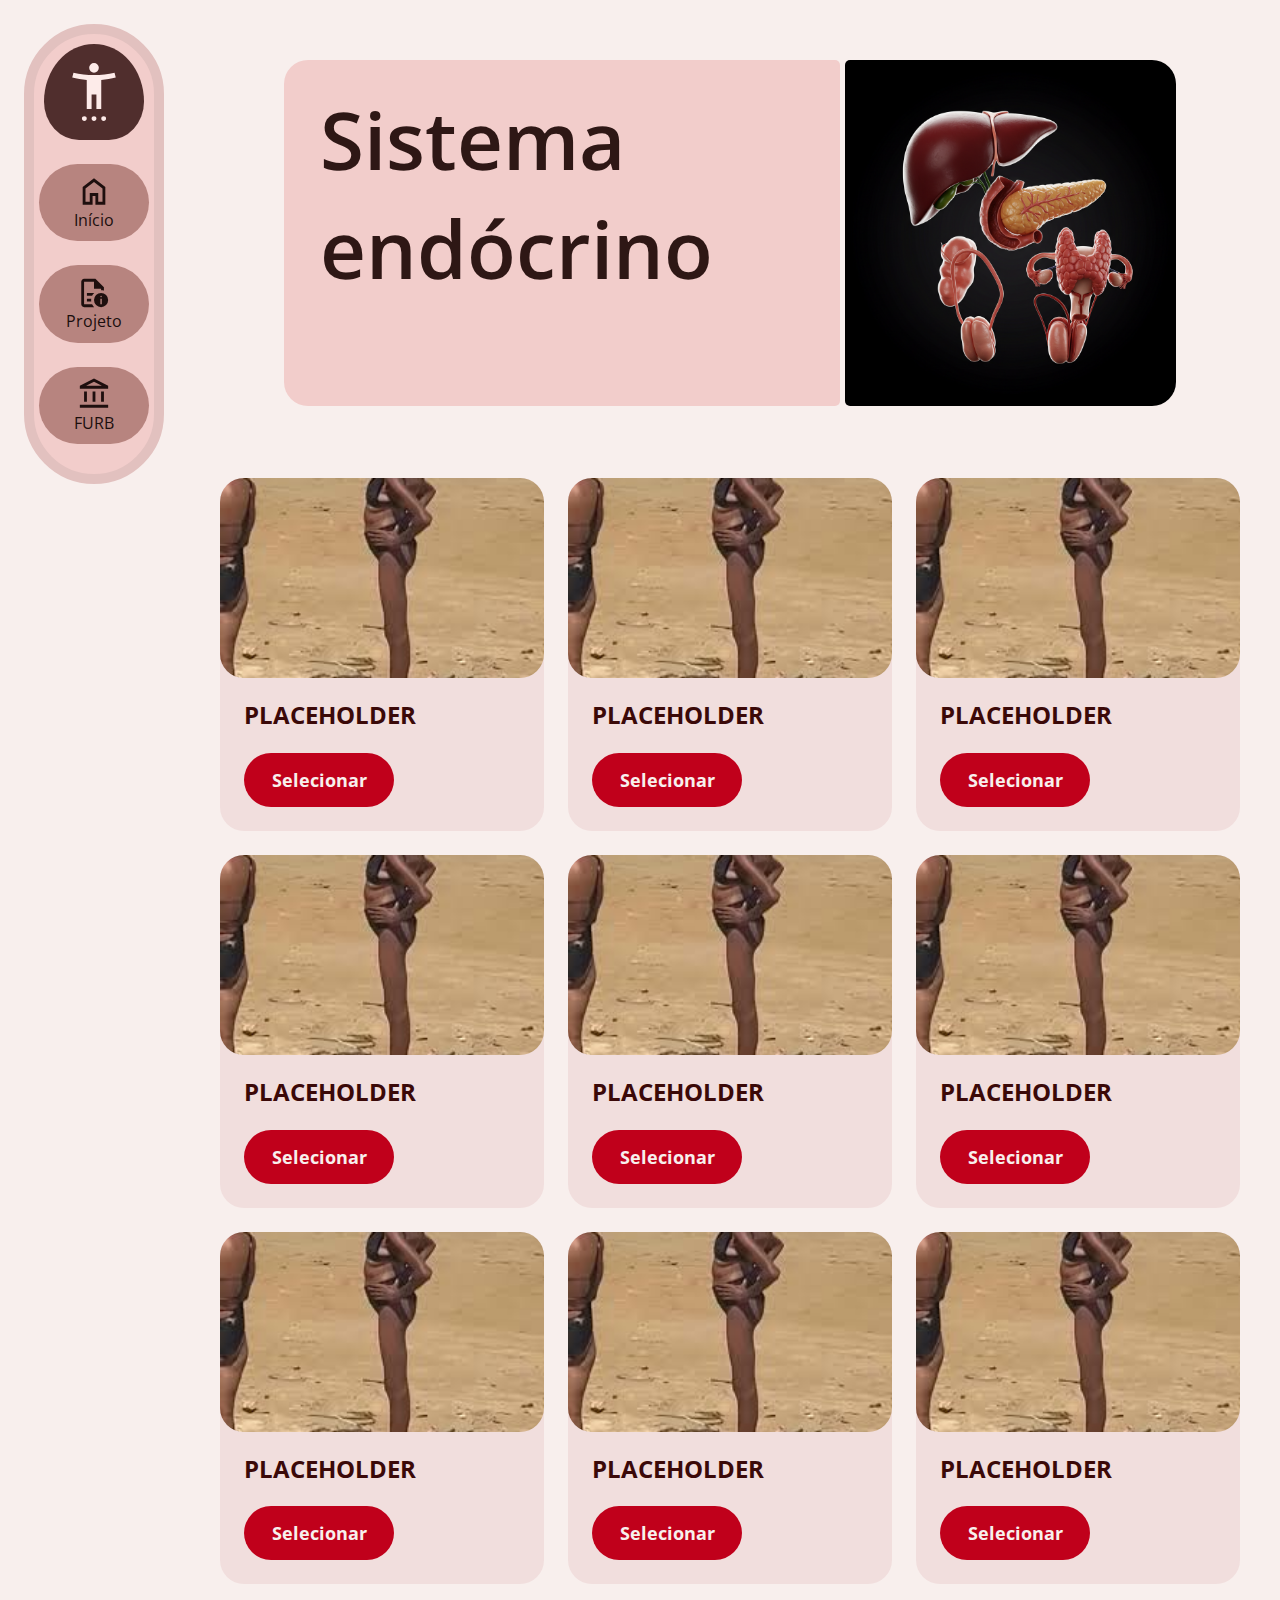
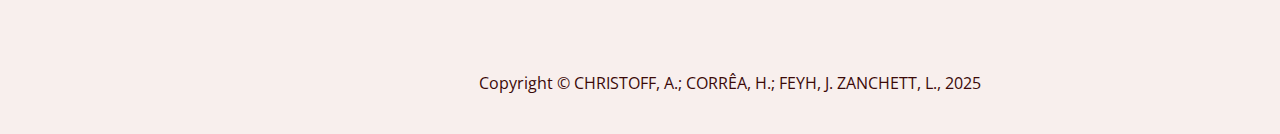
<file: sistema/endocrino/endocrino.html>
<!DOCTYPE html>
<html lang="pt-br">
    <head> 
        <link rel="stylesheet" href="../../styles.css">
        <link rel="stylesheet" href="../../shapes.css">
        <script src="../../script.js"></script>
        <meta charset="UTF-8">
        <title>Sistema endócrino</title>
        <link rel="icon" type="image/x-icon" href="../../ilustrations/Favicon.svg">
    </head>
    <body class="page">
        <div class="VerticalNav">
        <div class="MainButton ghost alive selected" onclick="window.location.href='../sistema.html'">
            <img src="../../icons/humanSelect.svg" alt="human" class="mainIcon">
        </div>
        <div class="SecondaryButton pill" onclick="window.location.href='../../index.html'">
            <img src="../../icons/home.svg" alt="paper info" class="SecondaryIcon">
            <p style="margin: 0;">Início</p>
        </div>
        <div class="SecondaryButton pill" onclick="window.location.href='../../projeto/projeto.html'">
            <img src="../../icons/paper.svg" alt="paper info" class="SecondaryIcon">
            <p style="margin: 0;">Projeto</p>
        </div>
        <div class="SecondaryButton pill" onclick="window.location.href='../../furb/furb.html'">
            <img src="../../icons/institute.svg" alt="paper info" class="SecondaryIcon">
            <p style="margin: 0;">FURB</p>
        </div>
        </div>
        <div class="contentH">
            <div class="row" style="gap: 5px; margin-top: 36px;">
            <div class="titleCard" style="border-top-right-radius: 5px; border-bottom-right-radius: 5px;">
                <h1 class="h1" style="width: 100%; align-self: center;">Sistema endócrino</h1>
            </div>
            <div class="ilustration-container" style="background-color: #e9d7d9; background-image: url('../gl.jpg'); background-size: cover; background-position: center; width: 30%; cursor: pointer; display: flex; align-items: center; justify-content: center;">
            </div>
            </div>
            <div class="row">
                <div class="infoCard" style="padding-bottom: 80px;">
                    <div class="img" style="height: 200px; width: calc(100% + 48px); margin: -24px; margin-bottom: 0px;">
                        <img src="../../ilustrations/SQRDplaceholder.png" class="img" style="width: 100%; height: 100%;"/>
                    </div>
                    <h2>
                        PLACEHOLDER
                    </h2>
                    <div class="call2action pill">
                        Selecionar
                    </div>
                </div>
                <div class="infoCard" style="padding-bottom: 80px;">
                    <div class="img" style="height: 200px; width: calc(100% + 48px); margin: -24px; margin-bottom: 0px;">
                        <img src="../../ilustrations/SQRDplaceholder.png" class="img" style="width: 100%; height: 100%;"/>
                    </div>
                    <h2>
                        PLACEHOLDER
                    </h2>
                    <div class="call2action pill" onclick="window.location.href='./projeto/projeto.html'">
                        Selecionar
                    </div>
                </div>
                <div class="infoCard" style="padding-bottom: 80px;">
                    <div class="img" style="height: 200px; width: calc(100% + 48px); margin: -24px; margin-bottom: 0px;">
                        <img src="../../ilustrations/SQRDplaceholder.png" class="img" style="width: 100%; height: 100%;"/>
                    </div>
                    <h2>
                        PLACEHOLDER
                    </h2>
                    <div class="call2action pill">
                        Selecionar
                    </div>
                </div>
                <div class="infoCard" style="padding-bottom: 80px;">
                    <div class="img" style="height: 200px; width: calc(100% + 48px); margin: -24px; margin-bottom: 0px;">
                        <img src="../../ilustrations/SQRDplaceholder.png" class="img" style="width: 100%; height: 100%;"/>
                    </div>
                    <h2>
                        PLACEHOLDER
                    </h2>
                    <div class="call2action pill">
                        Selecionar
                    </div>
                </div>
                <div class="infoCard" style="padding-bottom: 80px;">
                    <div class="img" style="height: 200px; width: calc(100% + 48px); margin: -24px; margin-bottom: 0px;">
                        <img src="../../ilustrations/SQRDplaceholder.png" class="img" style="width: 100%; height: 100%;"/>
                    </div>
                    <h2>
                        PLACEHOLDER
                    </h2>
                    <div class="call2action pill">
                        Selecionar
                    </div>
                </div>
                <div class="infoCard" style="padding-bottom: 80px;">
                    <div class="img" style="height: 200px; width: calc(100% + 48px); margin: -24px; margin-bottom: 0px;">
                        <img src="../../ilustrations/SQRDplaceholder.png" class="img" style="width: 100%; height: 100%;"/>
                    </div>
                    <h2>
                        PLACEHOLDER
                    </h2>
                    <div class="call2action pill">
                        Selecionar
                    </div>
                </div>
                <div class="infoCard" style="padding-bottom: 80px;">
                    <div class="img" style="height: 200px; width: calc(100% + 48px); margin: -24px; margin-bottom: 0px;">
                        <img src="../../ilustrations/SQRDplaceholder.png" class="img" style="width: 100%; height: 100%;"/>
                    </div>
                    <h2>
                        PLACEHOLDER
                    </h2>
                    <div class="call2action pill">
                        Selecionar
                    </div>
                </div>
                <div class="infoCard" style="padding-bottom: 80px;">
                    <div class="img" style="height: 200px; width: calc(100% + 48px); margin: -24px; margin-bottom: 0px;">
                        <img src="../../ilustrations/SQRDplaceholder.png" class="img" style="width: 100%; height: 100%;"/>
                    </div>
                    <h2>
                        PLACEHOLDER
                    </h2>
                    <div class="call2action pill">
                        Selecionar
                    </div>
                </div>
                <div class="infoCard" style="padding-bottom: 80px;">
                    <div class="img" style="height: 200px; width: calc(100% + 48px); margin: -24px; margin-bottom: 0px;">
                        <img src="../../ilustrations/SQRDplaceholder.png" class="img" style="width: 100%; height: 100%;"/>
                    </div>
                    <h2>
                        PLACEHOLDER
                    </h2>
                    <div class="call2action pill">
                        Selecionar
                    </div>
                </div>
            </div>
            <div class="row" style="justify-content: center;">
                <p>Copyright © CHRISTOFF, A.; CORRÊA, H.; FEYH, J. ZANCHETT, L., 2025</p>
            </div>
        </div>
    </body>
</html>
</file>
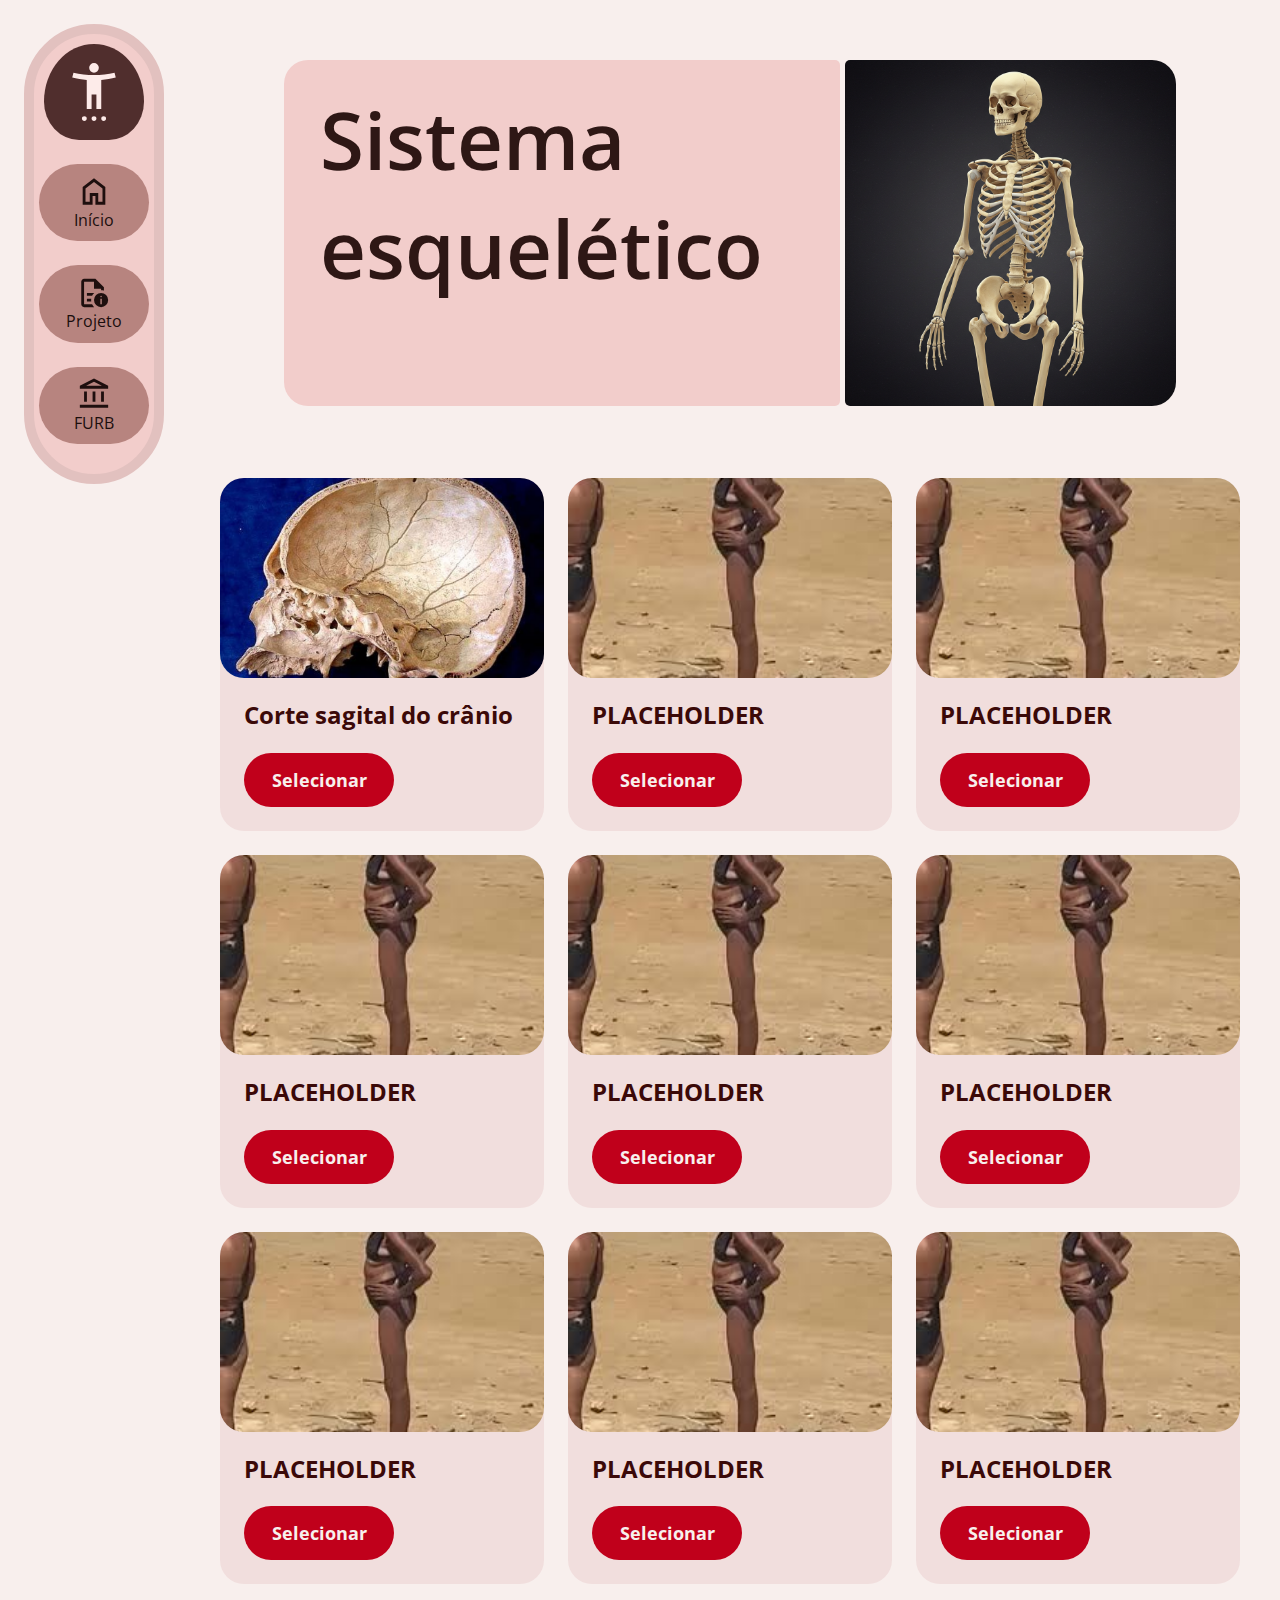
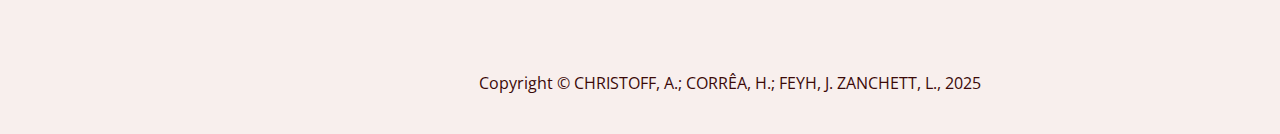
<file: sistema/esqueletico/esqueletico.html>
<!DOCTYPE html>
<html lang="pt-br">
    <head> 
        <link rel="stylesheet" href="../../styles.css">
        <link rel="stylesheet" href="../../shapes.css">
        <script src="../../script.js"></script>
        <meta charset="UTF-8">
        <title>Sistema esquelético</title>
        <link rel="icon" type="image/x-icon" href="../../ilustrations/Favicon.svg">
    </head>
    <body class="page">
        <div class="VerticalNav">
        <div class="MainButton ghost alive selected" onclick="window.location.href='../sistema.html'">
            <img src="../../icons/humanSelect.svg" alt="human" class="mainIcon">
        </div>
        <div class="SecondaryButton pill" onclick="window.location.href='../../index.html'">
            <img src="../../icons/home.svg" alt="paper info" class="SecondaryIcon">
            <p style="margin: 0;">Início</p>
        </div>
        <div class="SecondaryButton pill" onclick="window.location.href='../../projeto/projeto.html'">
            <img src="../../icons/paper.svg" alt="paper info" class="SecondaryIcon">
            <p style="margin: 0;">Projeto</p>
        </div>
        <div class="SecondaryButton pill" onclick="window.location.href='../../furb/furb.html'">
            <img src="../../icons/institute.svg" alt="paper info" class="SecondaryIcon">
            <p style="margin: 0;">FURB</p>
        </div>
        </div>
        <div class="contentH">
            <div class="row" style="gap: 5px; margin-top: 36px;">
            <div class="titleCard" style="border-top-right-radius: 5px; border-bottom-right-radius: 5px;">
                <h1 class="h1" style="width: 100%; align-self: center;">Sistema esquelético</h1>
            </div>
            <div class="ilustration-container" style="background-color: #e9d7d9; background-image: url('../esqueletico.jpg'); background-size: cover; background-position: center; width: 30%; cursor: pointer; display: flex; align-items: center; justify-content: center;">
            </div>
            </div>
            <div class="row">
                <div class="infoCard" style="padding-bottom: 80px;" onclick="window.location.href='./lateral_cranio.html'">
                    <div class="img" style="height: 200px; width: calc(100% + 48px); margin: -24px; margin-bottom: 0px;">
                        <img src="./Sagital.png" class="img" style="width: 100%; height: 100%;"/>
                    </div>
                    <h2>
                        Corte sagital do crânio
                    </h2>
                    <div class="call2action pill">
                        Selecionar
                    </div>
                </div>
                <div class="infoCard" style="padding-bottom: 80px;">
                    <div class="img" style="height: 200px; width: calc(100% + 48px); margin: -24px; margin-bottom: 0px;">
                        <img src="../../ilustrations/SQRDplaceholder.png" class="img" style="width: 100%; height: 100%;"/>
                    </div>
                    <h2>
                        PLACEHOLDER
                    </h2>
                    <div class="call2action pill" onclick="window.location.href='./projeto/projeto.html'">
                        Selecionar
                    </div>
                </div>
                <div class="infoCard" style="padding-bottom: 80px;">
                    <div class="img" style="height: 200px; width: calc(100% + 48px); margin: -24px; margin-bottom: 0px;">
                        <img src="../../ilustrations/SQRDplaceholder.png" class="img" style="width: 100%; height: 100%;"/>
                    </div>
                    <h2>
                        PLACEHOLDER
                    </h2>
                    <div class="call2action pill">
                        Selecionar
                    </div>
                </div>
                <div class="infoCard" style="padding-bottom: 80px;">
                    <div class="img" style="height: 200px; width: calc(100% + 48px); margin: -24px; margin-bottom: 0px;">
                        <img src="../../ilustrations/SQRDplaceholder.png" class="img" style="width: 100%; height: 100%;"/>
                    </div>
                    <h2>
                        PLACEHOLDER
                    </h2>
                    <div class="call2action pill">
                        Selecionar
                    </div>
                </div>
                <div class="infoCard" style="padding-bottom: 80px;">
                    <div class="img" style="height: 200px; width: calc(100% + 48px); margin: -24px; margin-bottom: 0px;">
                        <img src="../../ilustrations/SQRDplaceholder.png" class="img" style="width: 100%; height: 100%;"/>
                    </div>
                    <h2>
                        PLACEHOLDER
                    </h2>
                    <div class="call2action pill">
                        Selecionar
                    </div>
                </div>
                <div class="infoCard" style="padding-bottom: 80px;">
                    <div class="img" style="height: 200px; width: calc(100% + 48px); margin: -24px; margin-bottom: 0px;">
                        <img src="../../ilustrations/SQRDplaceholder.png" class="img" style="width: 100%; height: 100%;"/>
                    </div>
                    <h2>
                        PLACEHOLDER
                    </h2>
                    <div class="call2action pill">
                        Selecionar
                    </div>
                </div>
                <div class="infoCard" style="padding-bottom: 80px;">
                    <div class="img" style="height: 200px; width: calc(100% + 48px); margin: -24px; margin-bottom: 0px;">
                        <img src="../../ilustrations/SQRDplaceholder.png" class="img" style="width: 100%; height: 100%;"/>
                    </div>
                    <h2>
                        PLACEHOLDER
                    </h2>
                    <div class="call2action pill">
                        Selecionar
                    </div>
                </div>
                <div class="infoCard" style="padding-bottom: 80px;">
                    <div class="img" style="height: 200px; width: calc(100% + 48px); margin: -24px; margin-bottom: 0px;">
                        <img src="../../ilustrations/SQRDplaceholder.png" class="img" style="width: 100%; height: 100%;"/>
                    </div>
                    <h2>
                        PLACEHOLDER
                    </h2>
                    <div class="call2action pill">
                        Selecionar
                    </div>
                </div>
                <div class="infoCard" style="padding-bottom: 80px;">
                    <div class="img" style="height: 200px; width: calc(100% + 48px); margin: -24px; margin-bottom: 0px;">
                        <img src="../../ilustrations/SQRDplaceholder.png" class="img" style="width: 100%; height: 100%;"/>
                    </div>
                    <h2>
                        PLACEHOLDER
                    </h2>
                    <div class="call2action pill">
                        Selecionar
                    </div>
                </div>
            </div>
            <div class="row" style="justify-content: center;">
                <p>Copyright © CHRISTOFF, A.; CORRÊA, H.; FEYH, J. ZANCHETT, L., 2025</p>
            </div>
        </div>
    </body>
</html>
</file>
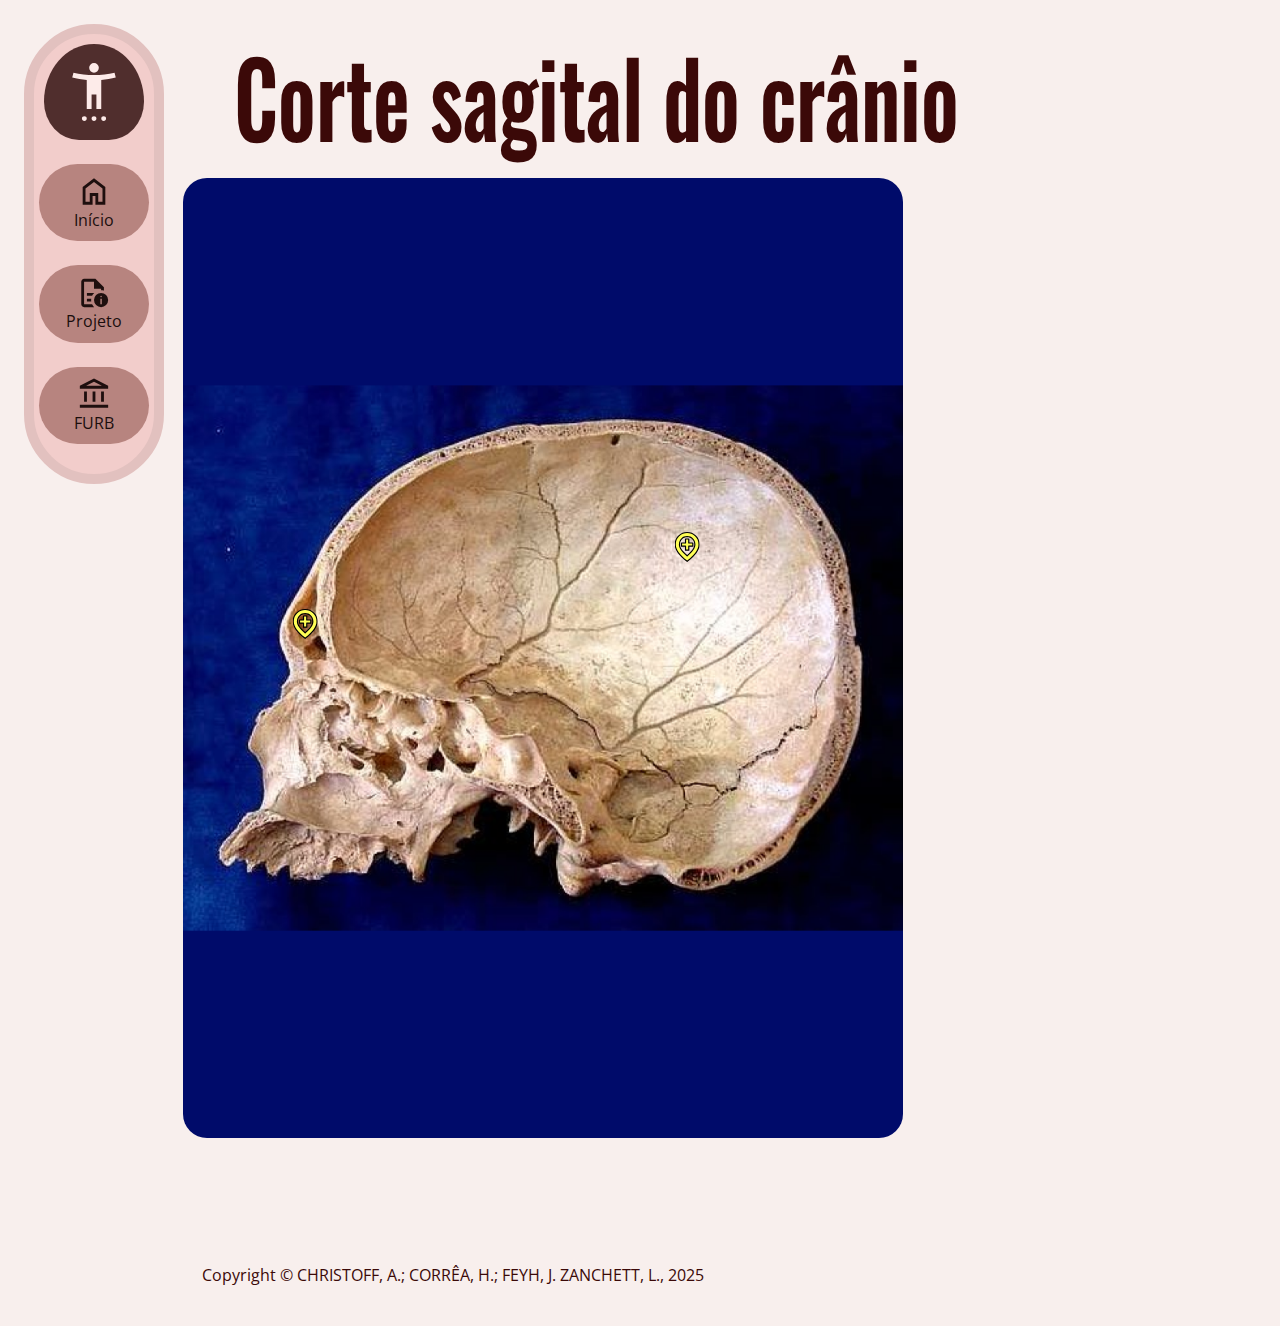
<file: sistema/esqueletico/lateral_cranio.html>
<!DOCTYPE html>
<html lang="pt-br">
    <head> 
        <link rel="stylesheet" href="../../styles.css">
        <link rel="stylesheet" href="../../shapes.css">
        <meta charset="UTF-8">
        <title>Corte sagital do crânio</title>
        <link rel="icon" type="image/x-icon" href="../../ilustrations/Favicon.svg">
        <style>
            /* For screens that are taller than they are wide */
            @media (orientation: portrait) {
              .main-content-wrapper {
                flex-direction: column;
                align-items: center;
              }
            }
        </style>
        <script src="../cardmanager.js"></script>
    </head>
    </head>
    <body class="page">
        <div class="VerticalNav">
        <div class="MainButton ghost alive selected" onclick="window.location.href='../sistema.html'">
            <img src="../../icons/humanSelect.svg" alt="human" class="mainIcon">
        </div>
        <div class="SecondaryButton pill" onclick="window.location.href='../../index.html'">
            <img src="../../icons/home.svg" alt="paper info" class="SecondaryIcon">
            <p style="margin: 0;">Início</p>
        </div>
        <div class="SecondaryButton pill" onclick="window.location.href='../../projeto/projeto.html'">
            <img src="../../icons/paper.svg" alt="paper info" class="SecondaryIcon">
            <p style="margin: 0;">Projeto</p>
        </div>
        <div class="SecondaryButton pill" onclick="window.location.href='../../furb/furb.html'">
            <img src="../../icons/institute.svg" alt="paper info" class="SecondaryIcon">
            <p style="margin: 0;">FURB</p>
        </div>
        </div>
        <div class="contentH">
        <h1 class="h1 alone" id="project-title" style="display: block; width: fit-content; align-self: center;">
    Corte sagital do crânio
</h1>

<div class="main-content-wrapper">

    <div class="image-container">
    <img src="./Sagital.png" class="piece"/>
    
    <img src="../../icons/pin.svg" class="pin" data-target="seio-frontal" style="top: 48%; left: 17%;">
    
    <img src="../../icons/pin.svg" class="pin" data-target="osso-parietal" style="top: 40%; left: 70%;">
</div>

<div class="cards-container">
    <div class="piececard hidden" id="seio-frontal" style="z-index: 2;">
        <h2 class="h2" style="width: auto;">Seio Frontal</h2>
        <div class="call2action pill" onclick="window.location.href='https://www.kenhub.com/pt/library/anatomia/seios-paranasais#:~:text=respirar%20ar%20puro!-,Seio%20Frontal,-Anatomia'">
            <p style="margin: 0;">KenHub ↗</p>
        </div>
    </div>
    
    <div class="piececard hidden" id="osso-parietal" style="z-index: 1;">
        <h2 class="h2" style="width: auto;">Osso Parietal</h2>
        <div class="call2action pill" onclick="window.location.href='https://www.kenhub.com/pt/library/anatomia/osso-parietal'">
            <p style="margin: 0;">KenHub ↗</p>
        </div>
    </div>
</div>

        <div class="row" style="position: absolute; top: 1200px; left: 24px;">
            <p>Copyright © CHRISTOFF, A.; CORRÊA, H.; FEYH, J. ZANCHETT, L., 2025</p>
        </div>
    </body>
</html>
</file>
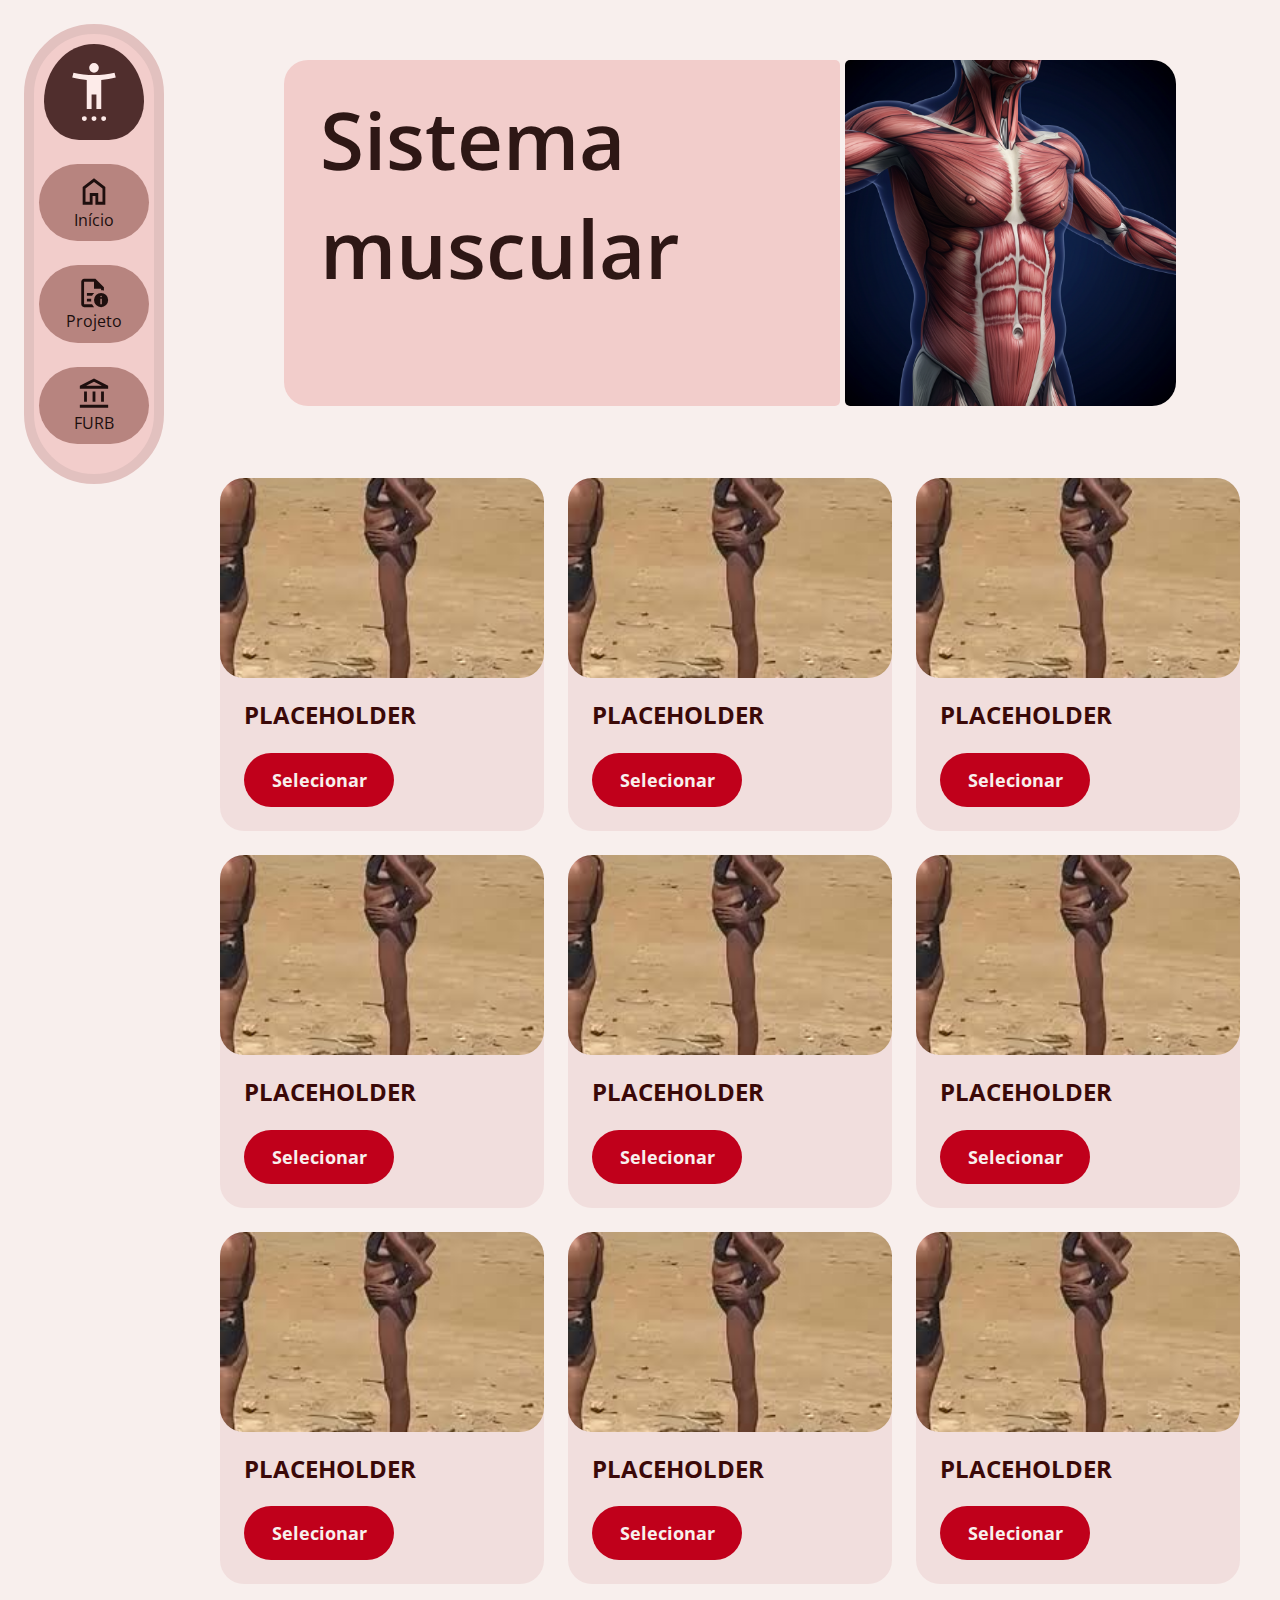
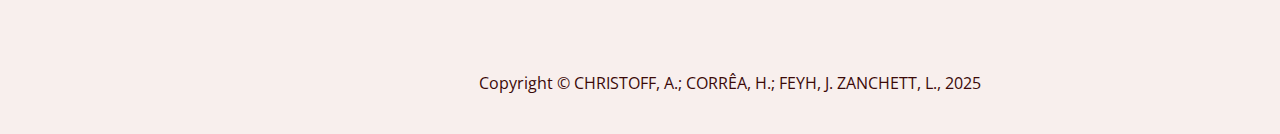
<file: sistema/muscular/muscular.html>
<!DOCTYPE html>
<html lang="pt-br">
    <head> 
        <link rel="stylesheet" href="../../styles.css">
        <link rel="stylesheet" href="../../shapes.css">
        <script src="../../script.js"></script>
        <meta charset="UTF-8">
        <title>Sistema muscular</title>
        <link rel="icon" type="image/x-icon" href="../../ilustrations/Favicon.svg">
    </head>
    <body class="page">
        <div class="VerticalNav">
        <div class="MainButton ghost alive selected" onclick="window.location.href='../sistema.html'">
            <img src="../../icons/humanSelect.svg" alt="human" class="mainIcon">
        </div>
        <div class="SecondaryButton pill" onclick="window.location.href='../../index.html'">
            <img src="../../icons/home.svg" alt="paper info" class="SecondaryIcon">
            <p style="margin: 0;">Início</p>
        </div>
        <div class="SecondaryButton pill" onclick="window.location.href='.;/../projeto/projeto.html'">
            <img src="../../icons/paper.svg" alt="paper info" class="SecondaryIcon">
            <p style="margin: 0;">Projeto</p>
        </div>
        <div class="SecondaryButton pill" onclick="window.location.href='../../furb/furb.html'">
            <img src="../../icons/institute.svg" alt="paper info" class="SecondaryIcon">
            <p style="margin: 0;">FURB</p>
        </div>
        </div>
        <div class="contentH">
            <div class="row" style="gap: 5px; margin-top: 36px;">
            <div class="titleCard" style="border-top-right-radius: 5px; border-bottom-right-radius: 5px;">
                <h1 class="h1" style="width: 100%; align-self: center;">Sistema muscular</h1>
            </div>
            <div class="ilustration-container" style="background-color: #e9d7d9; background-image: url('../muscles.jpg'); background-size: cover; background-position: center; width: 30%; cursor: pointer; display: flex; align-items: center; justify-content: center;">
            </div>
            </div>
            <div class="row">
                <div class="infoCard" style="padding-bottom: 80px;">
                    <div class="img" style="height: 200px; width: calc(100% + 48px); margin: -24px; margin-bottom: 0px;">
                        <img src="../../ilustrations/SQRDplaceholder.png" class="img" style="width: 100%; height: 100%;"/>
                    </div>
                    <h2>
                        PLACEHOLDER
                    </h2>
                    <div class="call2action pill">
                        Selecionar
                    </div>
                </div>
                <div class="infoCard" style="padding-bottom: 80px;">
                    <div class="img" style="height: 200px; width: calc(100% + 48px); margin: -24px; margin-bottom: 0px;">
                        <img src="../../ilustrations/SQRDplaceholder.png" class="img" style="width: 100%; height: 100%;"/>
                    </div>
                    <h2>
                        PLACEHOLDER
                    </h2>
                    <div class="call2action pill" onclick="window.location.href='./projeto/projeto.html'">
                        Selecionar
                    </div>
                </div>
                <div class="infoCard" style="padding-bottom: 80px;">
                    <div class="img" style="height: 200px; width: calc(100% + 48px); margin: -24px; margin-bottom: 0px;">
                        <img src="../../ilustrations/SQRDplaceholder.png" class="img" style="width: 100%; height: 100%;"/>
                    </div>
                    <h2>
                        PLACEHOLDER
                    </h2>
                    <div class="call2action pill">
                        Selecionar
                    </div>
                </div>
                <div class="infoCard" style="padding-bottom: 80px;">
                    <div class="img" style="height: 200px; width: calc(100% + 48px); margin: -24px; margin-bottom: 0px;">
                        <img src="../../ilustrations/SQRDplaceholder.png" class="img" style="width: 100%; height: 100%;"/>
                    </div>
                    <h2>
                        PLACEHOLDER
                    </h2>
                    <div class="call2action pill">
                        Selecionar
                    </div>
                </div>
                <div class="infoCard" style="padding-bottom: 80px;">
                    <div class="img" style="height: 200px; width: calc(100% + 48px); margin: -24px; margin-bottom: 0px;">
                        <img src="../../ilustrations/SQRDplaceholder.png" class="img" style="width: 100%; height: 100%;"/>
                    </div>
                    <h2>
                        PLACEHOLDER
                    </h2>
                    <div class="call2action pill">
                        Selecionar
                    </div>
                </div>
                <div class="infoCard" style="padding-bottom: 80px;">
                    <div class="img" style="height: 200px; width: calc(100% + 48px); margin: -24px; margin-bottom: 0px;">
                        <img src="../../ilustrations/SQRDplaceholder.png" class="img" style="width: 100%; height: 100%;"/>
                    </div>
                    <h2>
                        PLACEHOLDER
                    </h2>
                    <div class="call2action pill">
                        Selecionar
                    </div>
                </div>
                <div class="infoCard" style="padding-bottom: 80px;">
                    <div class="img" style="height: 200px; width: calc(100% + 48px); margin: -24px; margin-bottom: 0px;">
                        <img src="../../ilustrations/SQRDplaceholder.png" class="img" style="width: 100%; height: 100%;"/>
                    </div>
                    <h2>
                        PLACEHOLDER
                    </h2>
                    <div class="call2action pill">
                        Selecionar
                    </div>
                </div>
                <div class="infoCard" style="padding-bottom: 80px;">
                    <div class="img" style="height: 200px; width: calc(100% + 48px); margin: -24px; margin-bottom: 0px;">
                        <img src="../../ilustrations/SQRDplaceholder.png" class="img" style="width: 100%; height: 100%;"/>
                    </div>
                    <h2>
                        PLACEHOLDER
                    </h2>
                    <div class="call2action pill">
                        Selecionar
                    </div>
                </div>
                <div class="infoCard" style="padding-bottom: 80px;">
                    <div class="img" style="height: 200px; width: calc(100% + 48px); margin: -24px; margin-bottom: 0px;">
                        <img src="../../ilustrations/SQRDplaceholder.png" class="img" style="width: 100%; height: 100%;"/>
                    </div>
                    <h2>
                        PLACEHOLDER
                    </h2>
                    <div class="call2action pill">
                        Selecionar
                    </div>
                </div>
            </div>
            <div class="row" style="justify-content: center;">
                <p>Copyright © CHRISTOFF, A.; CORRÊA, H.; FEYH, J. ZANCHETT, L., 2025</p>
            </div>
        </div>
    </body>
</html>
</file>
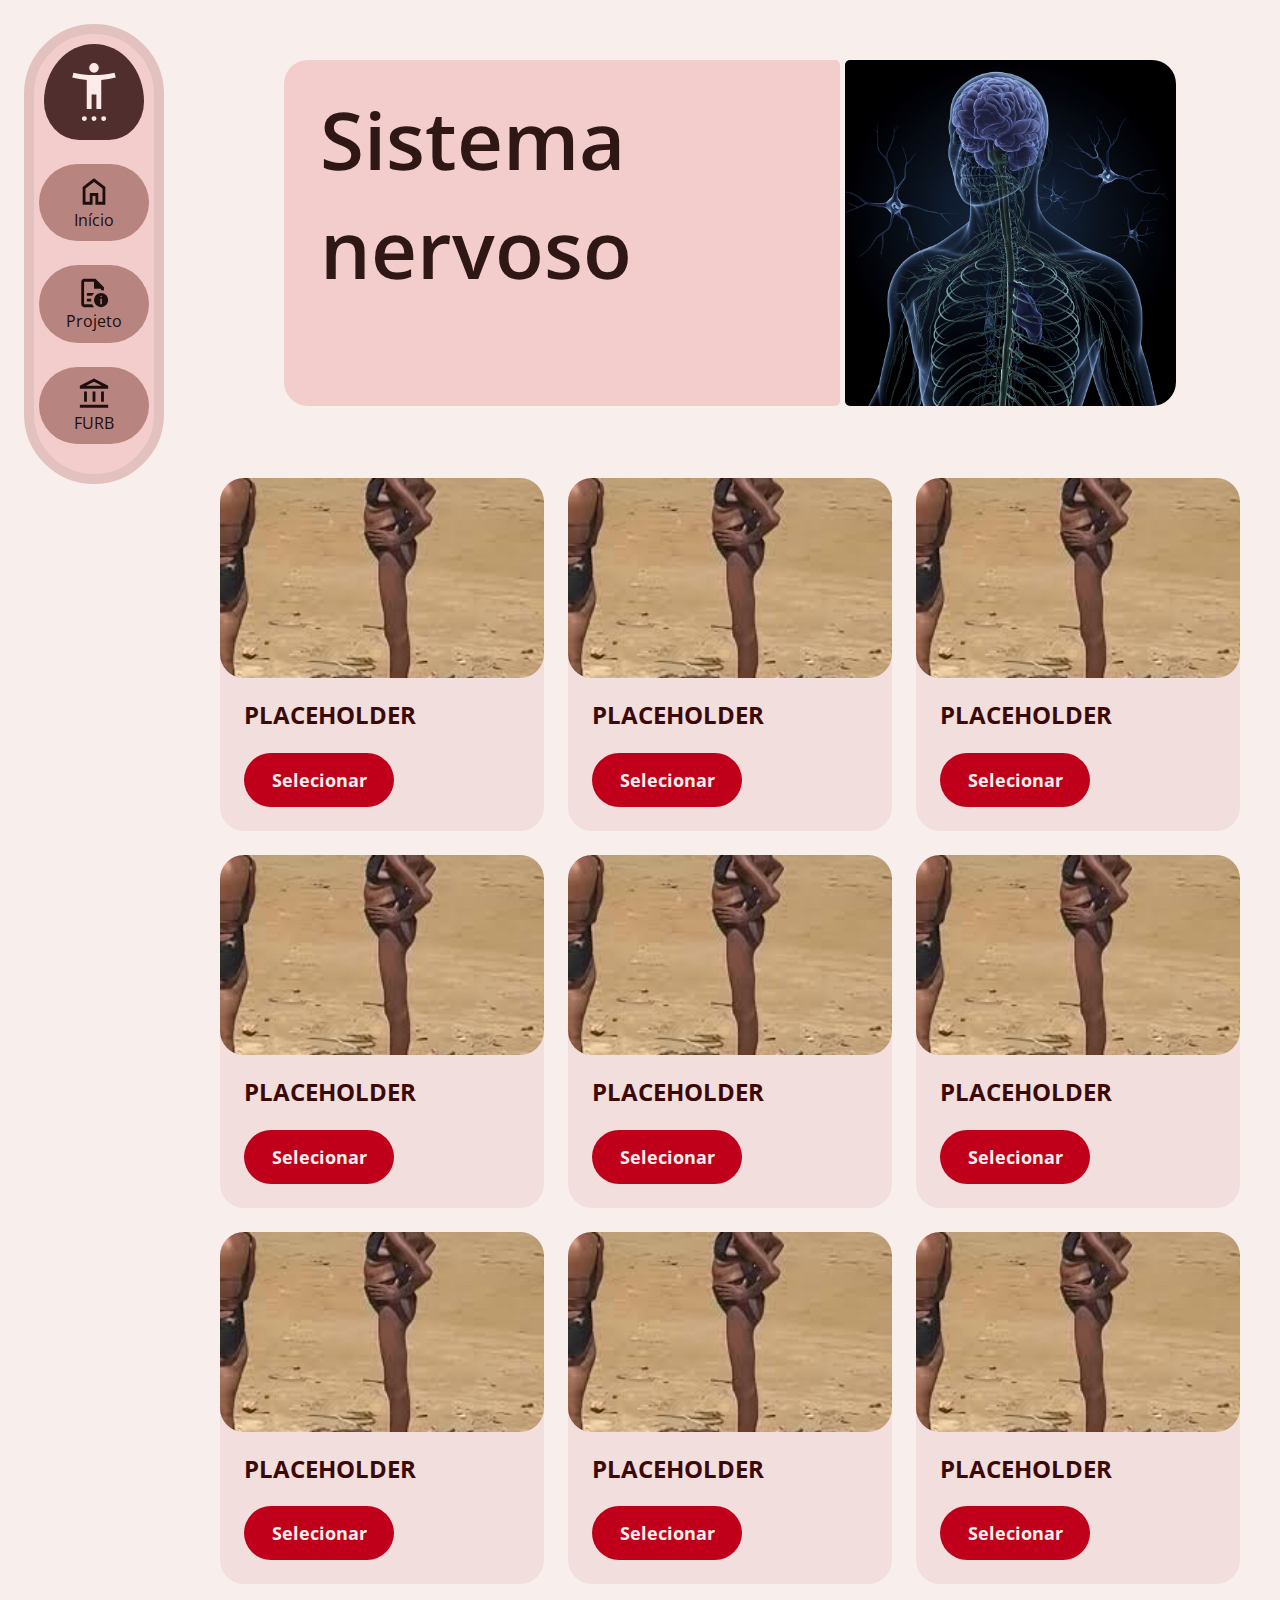
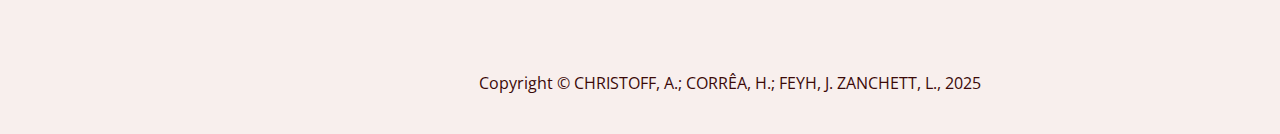
<file: sistema/nervoso/nervoso.html>
<!DOCTYPE html>
<html lang="pt-br">
    <head> 
        <link rel="stylesheet" href="../../styles.css">
        <link rel="stylesheet" href="../../shapes.css">
        <script src="../../script.js"></script>
        <meta charset="UTF-8">
        <title>Sistema nervoso</title>
        <link rel="icon" type="image/x-icon" href="../../ilustrations/Favicon.svg">
    </head>
    <body class="page">
        <div class="VerticalNav">
        <div class="MainButton ghost alive selected" onclick="window.location.href='../sistema.html'">
            <img src="../../icons/humanSelect.svg" alt="human" class="mainIcon">
        </div>
        <div class="SecondaryButton pill" onclick="window.location.href='../../index.html'">
            <img src="../../icons/home.svg" alt="paper info" class="SecondaryIcon">
            <p style="margin: 0;">Início</p>
        </div>
        <div class="SecondaryButton pill" onclick="window.location.href='../../projeto/projeto.html'">
            <img src="../../icons/paper.svg" alt="paper info" class="SecondaryIcon">
            <p style="margin: 0;">Projeto</p>
        </div>
        <div class="SecondaryButton pill" onclick="window.location.href='../../furb/furb.html'">
            <img src="../../icons/institute.svg" alt="paper info" class="SecondaryIcon">
            <p style="margin: 0;">FURB</p>
        </div>
        </div>
        <div class="contentH">
            <div class="row" style="gap: 5px; margin-top: 36px;">
            <div class="titleCard" style="border-top-right-radius: 5px; border-bottom-right-radius: 5px;">
                <h1 class="h1" style="width: 100%; align-self: center;">Sistema nervoso</h1>
            </div>
            <div class="ilustration-container" style="background-color: #e9d7d9; background-image: url('../nervoso.jpg'); background-size: cover; background-position: center; width: 30%; cursor: pointer; display: flex; align-items: center; justify-content: center;">
            </div>
            </div>
            <div class="row">
                <div class="infoCard" style="padding-bottom: 80px;">
                    <div class="img" style="height: 200px; width: calc(100% + 48px); margin: -24px; margin-bottom: 0px;">
                        <img src="../../ilustrations/SQRDplaceholder.png" class="img" style="width: 100%; height: 100%;"/>
                    </div>
                    <h2>
                        PLACEHOLDER
                    </h2>
                    <div class="call2action pill">
                        Selecionar
                    </div>
                </div>
                <div class="infoCard" style="padding-bottom: 80px;">
                    <div class="img" style="height: 200px; width: calc(100% + 48px); margin: -24px; margin-bottom: 0px;">
                        <img src="../../ilustrations/SQRDplaceholder.png" class="img" style="width: 100%; height: 100%;"/>
                    </div>
                    <h2>
                        PLACEHOLDER
                    </h2>
                    <div class="call2action pill" onclick="window.location.href='./projeto/projeto.html'">
                        Selecionar
                    </div>
                </div>
                <div class="infoCard" style="padding-bottom: 80px;">
                    <div class="img" style="height: 200px; width: calc(100% + 48px); margin: -24px; margin-bottom: 0px;">
                        <img src="../../ilustrations/SQRDplaceholder.png" class="img" style="width: 100%; height: 100%;"/>
                    </div>
                    <h2>
                        PLACEHOLDER
                    </h2>
                    <div class="call2action pill">
                        Selecionar
                    </div>
                </div>
                <div class="infoCard" style="padding-bottom: 80px;">
                    <div class="img" style="height: 200px; width: calc(100% + 48px); margin: -24px; margin-bottom: 0px;">
                        <img src="../../ilustrations/SQRDplaceholder.png" class="img" style="width: 100%; height: 100%;"/>
                    </div>
                    <h2>
                        PLACEHOLDER
                    </h2>
                    <div class="call2action pill">
                        Selecionar
                    </div>
                </div>
                <div class="infoCard" style="padding-bottom: 80px;">
                    <div class="img" style="height: 200px; width: calc(100% + 48px); margin: -24px; margin-bottom: 0px;">
                        <img src="../../ilustrations/SQRDplaceholder.png" class="img" style="width: 100%; height: 100%;"/>
                    </div>
                    <h2>
                        PLACEHOLDER
                    </h2>
                    <div class="call2action pill">
                        Selecionar
                    </div>
                </div>
                <div class="infoCard" style="padding-bottom: 80px;">
                    <div class="img" style="height: 200px; width: calc(100% + 48px); margin: -24px; margin-bottom: 0px;">
                        <img src="../../ilustrations/SQRDplaceholder.png" class="img" style="width: 100%; height: 100%;"/>
                    </div>
                    <h2>
                        PLACEHOLDER
                    </h2>
                    <div class="call2action pill">
                        Selecionar
                    </div>
                </div>
                <div class="infoCard" style="padding-bottom: 80px;">
                    <div class="img" style="height: 200px; width: calc(100% + 48px); margin: -24px; margin-bottom: 0px;">
                        <img src="../../ilustrations/SQRDplaceholder.png" class="img" style="width: 100%; height: 100%;"/>
                    </div>
                    <h2>
                        PLACEHOLDER
                    </h2>
                    <div class="call2action pill">
                        Selecionar
                    </div>
                </div>
                <div class="infoCard" style="padding-bottom: 80px;">
                    <div class="img" style="height: 200px; width: calc(100% + 48px); margin: -24px; margin-bottom: 0px;">
                        <img src="../../ilustrations/SQRDplaceholder.png" class="img" style="width: 100%; height: 100%;"/>
                    </div>
                    <h2>
                        PLACEHOLDER
                    </h2>
                    <div class="call2action pill">
                        Selecionar
                    </div>
                </div>
                <div class="infoCard" style="padding-bottom: 80px;">
                    <div class="img" style="height: 200px; width: calc(100% + 48px); margin: -24px; margin-bottom: 0px;">
                        <img src="../../ilustrations/SQRDplaceholder.png" class="img" style="width: 100%; height: 100%;"/>
                    </div>
                    <h2>
                        PLACEHOLDER
                    </h2>
                    <div class="call2action pill">
                        Selecionar
                    </div>
                </div>
            </div>
            <div class="row" style="justify-content: center;">
                <p>Copyright © CHRISTOFF, A.; CORRÊA, H.; FEYH, J. ZANCHETT, L., 2025</p>
            </div>
        </div>
    </body>
</html>
</file>
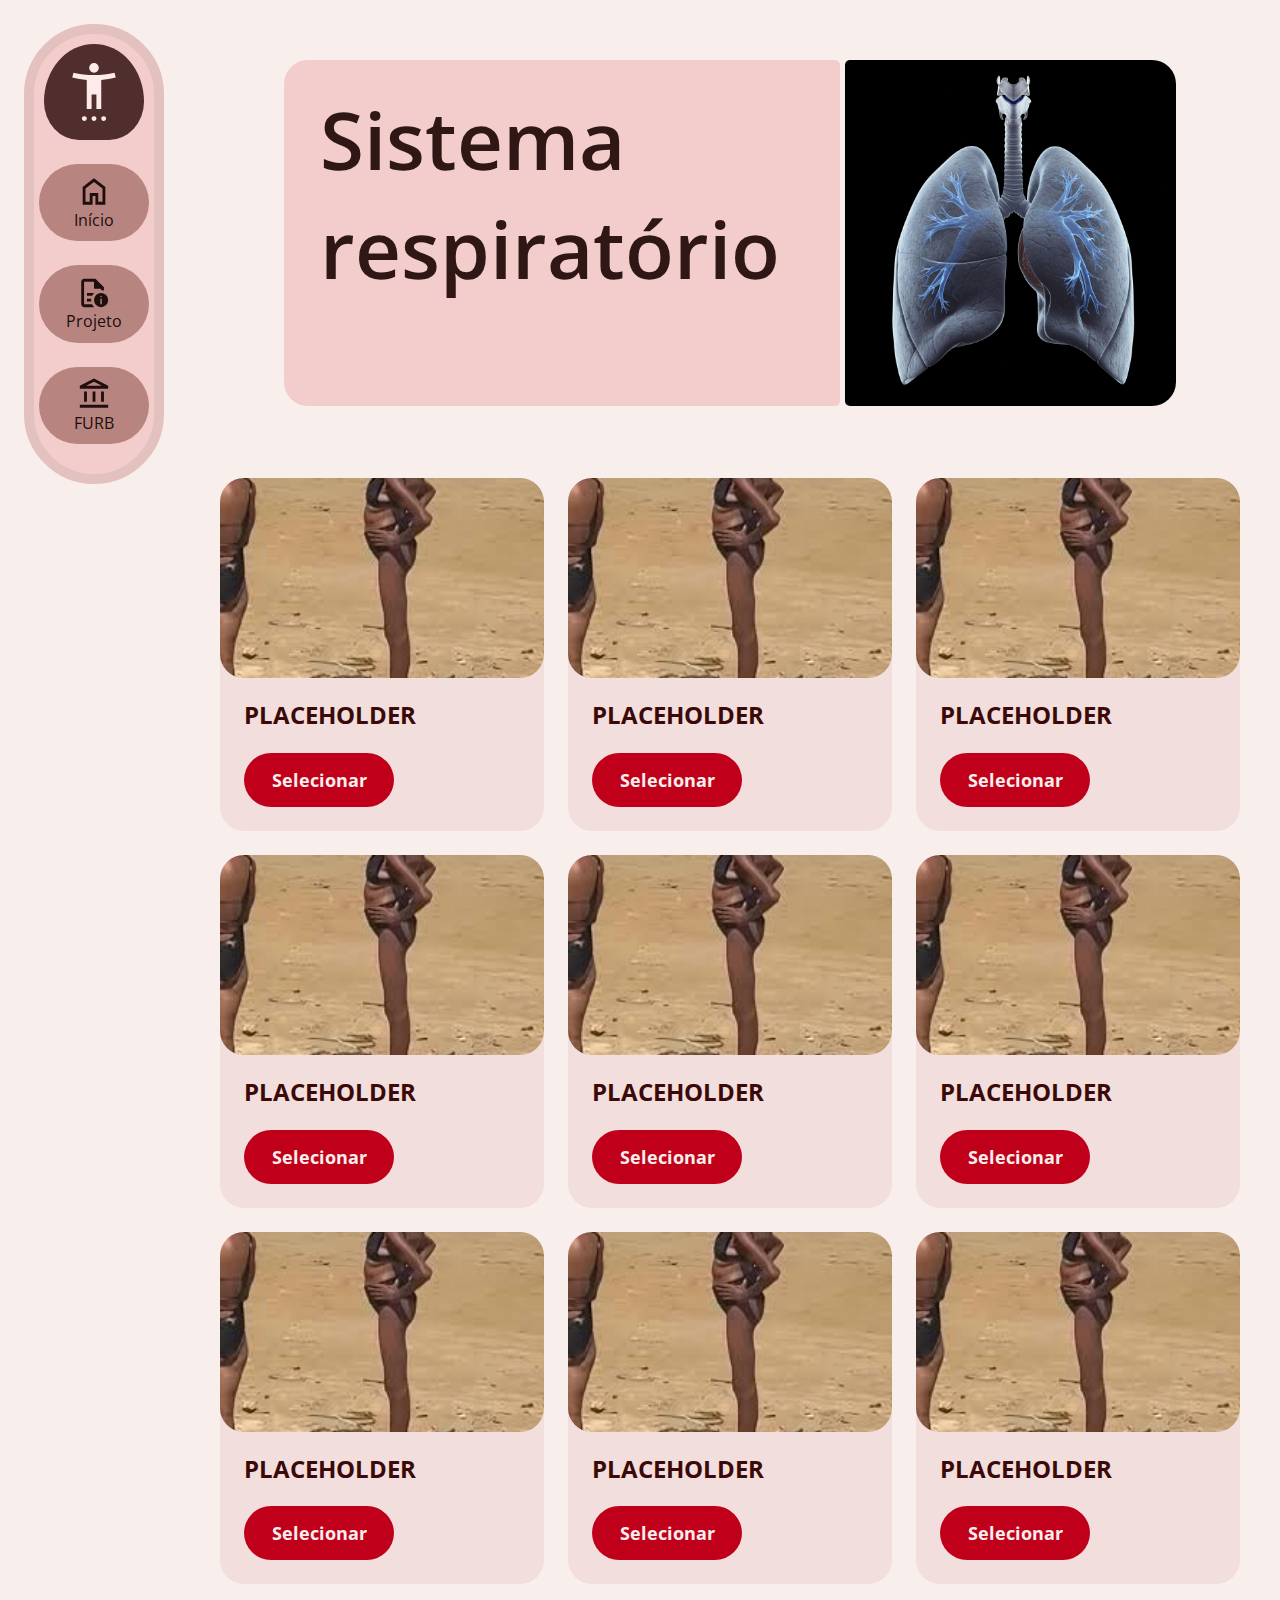
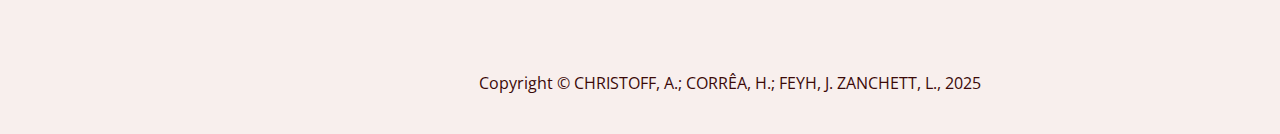
<file: sistema/respiratorio/respiratorio.html>
<!DOCTYPE html>
<html lang="pt-br">
    <head> 
        <link rel="stylesheet" href="../../styles.css">
        <link rel="stylesheet" href="../../shapes.css">
        <script src="../../script.js"></script>
        <meta charset="UTF-8">
        <title>Sistema respiratório</title>
        <link rel="icon" type="image/x-icon" href="../../ilustrations/Favicon.svg">
    </head>
    <body class="page">
        <div class="VerticalNav">
        <div class="MainButton ghost alive selected" onclick="window.location.href='../sistema.html'">
            <img src="../../icons/humanSelect.svg" alt="human" class="mainIcon">
        </div>
        <div class="SecondaryButton pill" onclick="window.location.href='../../index.html'">
            <img src="../../icons/home.svg" alt="paper info" class="SecondaryIcon">
            <p style="margin: 0;">Início</p>
        </div>
        <div class="SecondaryButton pill" onclick="window.location.href='.;/../projeto/projeto.html'">
            <img src="../../icons/paper.svg" alt="paper info" class="SecondaryIcon">
            <p style="margin: 0;">Projeto</p>
        </div>
        <div class="SecondaryButton pill" onclick="window.location.href='../../furb/furb.html'">
            <img src="../../icons/institute.svg" alt="paper info" class="SecondaryIcon">
            <p style="margin: 0;">FURB</p>
        </div>
        </div>
        <div class="contentH">
            <div class="row" style="gap: 5px; margin-top: 36px;">
            <div class="titleCard" style="border-top-right-radius: 5px; border-bottom-right-radius: 5px;">
                <h1 class="h1" style="width: 100%; align-self: center;">Sistema respiratório</h1>
            </div>
            <div class="ilustration-container" style="background-color: #e9d7d9; background-image: url('../respiratorio.jpg'); background-size: cover; background-position: center; width: 30%; cursor: pointer; display: flex; align-items: center; justify-content: center;">
            </div>
            </div>
            <div class="row">
                <div class="infoCard" style="padding-bottom: 80px;">
                    <div class="img" style="height: 200px; width: calc(100% + 48px); margin: -24px; margin-bottom: 0px;">
                        <img src="../../ilustrations/SQRDplaceholder.png" class="img" style="width: 100%; height: 100%;"/>
                    </div>
                    <h2>
                        PLACEHOLDER
                    </h2>
                    <div class="call2action pill">
                        Selecionar
                    </div>
                </div>
                <div class="infoCard" style="padding-bottom: 80px;">
                    <div class="img" style="height: 200px; width: calc(100% + 48px); margin: -24px; margin-bottom: 0px;">
                        <img src="../../ilustrations/SQRDplaceholder.png" class="img" style="width: 100%; height: 100%;"/>
                    </div>
                    <h2>
                        PLACEHOLDER
                    </h2>
                    <div class="call2action pill" onclick="window.location.href='./projeto/projeto.html'">
                        Selecionar
                    </div>
                </div>
                <div class="infoCard" style="padding-bottom: 80px;">
                    <div class="img" style="height: 200px; width: calc(100% + 48px); margin: -24px; margin-bottom: 0px;">
                        <img src="../../ilustrations/SQRDplaceholder.png" class="img" style="width: 100%; height: 100%;"/>
                    </div>
                    <h2>
                        PLACEHOLDER
                    </h2>
                    <div class="call2action pill">
                        Selecionar
                    </div>
                </div>
                <div class="infoCard" style="padding-bottom: 80px;">
                    <div class="img" style="height: 200px; width: calc(100% + 48px); margin: -24px; margin-bottom: 0px;">
                        <img src="../../ilustrations/SQRDplaceholder.png" class="img" style="width: 100%; height: 100%;"/>
                    </div>
                    <h2>
                        PLACEHOLDER
                    </h2>
                    <div class="call2action pill">
                        Selecionar
                    </div>
                </div>
                <div class="infoCard" style="padding-bottom: 80px;">
                    <div class="img" style="height: 200px; width: calc(100% + 48px); margin: -24px; margin-bottom: 0px;">
                        <img src="../../ilustrations/SQRDplaceholder.png" class="img" style="width: 100%; height: 100%;"/>
                    </div>
                    <h2>
                        PLACEHOLDER
                    </h2>
                    <div class="call2action pill">
                        Selecionar
                    </div>
                </div>
                <div class="infoCard" style="padding-bottom: 80px;">
                    <div class="img" style="height: 200px; width: calc(100% + 48px); margin: -24px; margin-bottom: 0px;">
                        <img src="../../ilustrations/SQRDplaceholder.png" class="img" style="width: 100%; height: 100%;"/>
                    </div>
                    <h2>
                        PLACEHOLDER
                    </h2>
                    <div class="call2action pill">
                        Selecionar
                    </div>
                </div>
                <div class="infoCard" style="padding-bottom: 80px;">
                    <div class="img" style="height: 200px; width: calc(100% + 48px); margin: -24px; margin-bottom: 0px;">
                        <img src="../../ilustrations/SQRDplaceholder.png" class="img" style="width: 100%; height: 100%;"/>
                    </div>
                    <h2>
                        PLACEHOLDER
                    </h2>
                    <div class="call2action pill">
                        Selecionar
                    </div>
                </div>
                <div class="infoCard" style="padding-bottom: 80px;">
                    <div class="img" style="height: 200px; width: calc(100% + 48px); margin: -24px; margin-bottom: 0px;">
                        <img src="../../ilustrations/SQRDplaceholder.png" class="img" style="width: 100%; height: 100%;"/>
                    </div>
                    <h2>
                        PLACEHOLDER
                    </h2>
                    <div class="call2action pill">
                        Selecionar
                    </div>
                </div>
                <div class="infoCard" style="padding-bottom: 80px;">
                    <div class="img" style="height: 200px; width: calc(100% + 48px); margin: -24px; margin-bottom: 0px;">
                        <img src="../../ilustrations/SQRDplaceholder.png" class="img" style="width: 100%; height: 100%;"/>
                    </div>
                    <h2>
                        PLACEHOLDER
                    </h2>
                    <div class="call2action pill">
                        Selecionar
                    </div>
                </div>
            </div>
            <div class="row" style="justify-content: center;">
                <p>Copyright © CHRISTOFF, A.; CORRÊA, H.; FEYH, J. ZANCHETT, L., 2025</p>
            </div>
        </div>
    </body>
</html>
</file>
<file: styles.css>
@import url('https://fonts.googleapis.com/css2?family=Open+Sans:wght@400;700&display=swap');
@import url('https://fonts.googleapis.com/css2?family=Oswald:wght@200..700&display=swap');
@import url('https://fonts.googleapis.com/css2?family=Material+Symbols+Outlined:opsz,wght,FILL,GRAD@20..48,100..700,0..1,-50..200&icon_names=location_on');
.page{
  background-color: #f8efed;
  color: #3B0908;
  display: flex;
  padding: 0;
  margin: 0;
  font-family: 'Open Sans', sans-serif;;
}

.p{
  width: 95%;
  font-size: 18px;
}

.MainButton {
  width: 100px;
  height: 100px;
  background-color: #C0001B;
  color: #FFEDEB;
  transition: all 0.1s ease-in-out;
  display: flex;
  align-items: center;
  justify-content: center;
}
.MainButton:hover {
  background-color: #a00016;
  border-radius: 30px;
  transform: scale(1.5);
  box-shadow: 0px 5px 15px rgba(0, 0, 0, 0.2);}

.mainIcon {
  filter: brightness(0) saturate(100%) invert(90%) sepia(1%) saturate(1993%) hue-rotate(317deg) brightness(101%) contrast(106%);
  height: 60%;
}

.SecondaryButton {
  background-color: #B7847F;
  color: #1B0E0D;
  transition: all 0.1s ease-in-out;
  height: 60px;
  width: 90px;
  align-items: center;
  justify-content: center;
  display: flex;
  flex-direction: column;
  padding: 10px;
}

.selected{
  background-color: #502e2d;
  color: #f8efed;
}

.SecondaryIcon {
  filter: brightness(0) saturate(100%) invert(3%) sepia(42%) saturate(1980%) hue-rotate(331deg) brightness(110%) contrast(93%);
  height: 60%;
}

.VerticalNav {
  margin: 24px;
  margin-right: 6%;
  height: 400px;
  width: 100px;
  border-radius: 999px;
  display: flex;
  align-items: center;
  flex-direction: column;
  background-color: #F2CDCb;
  border: 10px solid #e2c1bf;
  padding: 10px;
  padding-bottom: 30px;
  position: fixed;
  z-index: 3;
  gap: 24px;
}

.HorizontalNav {
  margin: 24px;
  border-radius: 999px;
  display: flex;
  align-items: center;
  justify-items: center;
  background-color: #F2CDCb;
  border: 10px solid #e2c1bf;
  padding: 12px;
  padding-left: 32px;
  padding-right: 32px;
  position: fixed;
  gap: 24px;
  bottom: 24px;
  left: 50%;
  transform: translateX(-50%);
  z-index: 3;
}

.contentH{
  justify-content: center;
  width: 90%;
  height: 100%;
  position: relative;
  left: 154px;
}
.contentV{
  justify-content: center;
  width: 100%;
  height: 100%;
  position: relative;
  margin-bottom: 200px;
}

.row{
  display: flex;
  flex-wrap: wrap;
  justify-content: center;
  align-items: stretch;
  padding: 24px;
  gap: 24px;
  margin-top: 24px;
}

.call2action{
  background-color: #C0001B;
  color: #f8efed;
  padding: 15px;
  display: flex;
  justify-content: center;
  align-items: center;
  font-weight: bold;
  font-size: 18px;
  width: 120px;
  transition: all 0.4s ease-in-out;
  position: absolute;
  bottom: 24px;
  border-radius: 999px;
}

.call2action:hover {
  background-color: #a00016;
  border-radius: 30px;
  transform: scale(1.05);
  box-shadow: 0px 5px 15px rgba(0, 0, 0, 0.2);
}

.img{
  padding: 0; 
  border-radius: 24px;
  width: 35%;
  margin: 0;
  object-fit: cover;
}

/* Video cover */
.ilustration-container {
  position: relative;
  overflow: hidden;
  border-radius: 24px; /* Optional: to match your card style */
  padding: 0; 
  border-radius: 24px;
  width: 35%;
  margin: 0;
  object-fit: cover;
  border-top-left-radius: 5px; 
  border-bottom-left-radius: 5px;
        }
.video-container video {
            position: absolute;
            height: 100%;
            top: 50%;
            left: 50%;
            transform: translate(-50%, -50%); /* Centers the video perfectly */
        }

/*Cartão título*/
.titleCard{
  width: 45%;
  border-radius: 24px;
  padding: 24px;
  padding-bottom: 104px;
  padding-left: 36px;
  background-color: #F2CDCb;
  color: #2e1715;
  position: relative;
}
.h1{
  font-weight: 600;
  font-size: 80px;
  margin: 0;
  width: 70%;
}
.alone{
  font-family: 'Oswald', sans-serif;
  transform: scaleY(1.3);
  margin-top: 36px;
  position: relative;
  left: 80px;
}

.h2{
  font-weight: 600;
  font-size: 40px;
  margin: 0;
  width: 70%;
}
.capa{
  height: 400px; 
  border-radius: 10px;
}
.capa:hover{
  transform: scale(1.1);
  border-radius: 24px;
  transition: all 0.3s ease-in-out;
}

/*Cartão informação */
.infoCard{
  background-color: #F1DEDD;
  width: 25%;
  border-radius: 24px;
  padding: 24px;
  position: relative;
}

/* List */
.list{
  margin: 0;
  width: 800px;
  text-align: left;
  background-color: #F1DEDD;
  padding: 24px;
}
.header{
  font-weight: 600;
  font-size: 32px;
  font-family: oswald, sans-serif;
  padding-left: 40px;
  border-radius: 24px;
  border-bottom-right-radius: 5px;
  border-bottom-left-radius: 5px;
  margin-bottom: 5px;
}
.item{
  display: flex;
  gap: 24px;
  padding-left: 40px;
  padding-top: 12px;
  padding-bottom: 24px;
  border-radius: 5px;
  margin-top: 0;
  margin-bottom: 5px;
}
.bottom{
  display: flex;
  gap: 24px;
  padding-left: 40px;
  padding-top: 12px;
  padding-bottom: 24px;
  border-radius: 24px;
  border-top-right-radius: 5px;
  border-top-left-radius: 5px;
  margin-top: 0;
  margin-bottom: 5px;
}

/* Main content */
.main-content-wrapper {
  display: flex;
  justify-content: center; /* Centers the content horizontally */
  align-items: flex-start; /* Aligns items to the top */
  gap: 24px; /* Space between the image and the cards */
  margin-top: 24px;
}

.image-container {
  position: relative; /* CRITICAL: This is the anchor for the pins */
  flex-shrink: 0; /* Prevents the image container from shrinking */
}

.cards-container {
  position: relative; /* This is the new anchor for the cards */
  width: 350px;       /* Must match the card width */
  height: 180px;      /* Set a fixed height to contain the tallest card */
}


/* --- Modify these existing rules --- */

/* The image itself no longer needs absolute positioning */
.piece {
  width: 720px; /* or your desired width */
  height: auto; /* Maintain aspect ratio */
  border-radius: 24px;
  display: block; /* Removes any extra space below the image */
  /* REMOVE position: absolute and other positioning properties */
}

.pin {
  position: absolute;
  height: 30px;
  cursor: help;
  z-index: 4;
  /* top and left are now set via inline styles in the HTML */
  /* This transform ensures the tip of the pin is at the coordinate, not its top-left corner */
  transform: translate(-50%, -100%); 
}

/* CRITICAL: Change piececard position from 'fixed' to 'relative' */
.piececard {
  position: absolute; /* This stacks all cards in the same spot */
  top: 0;
  left: 0;
  width: 100%; /* Make card fill the container width */
  height: auto;
  background-color: #F1DEDD;
  border-radius: 24px;
  padding: 24px;
  padding-bottom: 100px;
  display: flex;
  flex-direction: column;
  align-items: center;
  transition: opacity 0.3s ease, visibility 0.3s ease; /* Adds a smooth fade */
}

.hidden {
  opacity: 0;
  visibility: hidden;
}
</file>
<file: shapes.css>
/*Material v3 Expressive Shapes*/
.squircle {
  border-radius: 50% 50% 50% 50% / 80% 80% 20% 20%;
}
.squircle:hover {
  border-radius: 50% 50% 50% 50% / 20% 20% 80% 80%;
}

.blob {
  border-radius: 40% 60% 70% 30% / 40% 50% 60% 50%;
}
.blob:hover {
  border-radius: 60% 40% 30% 70% / 50% 60% 50% 40%;
}

.circle {
  border-radius: 50%;
}
.circle:hover {
  border-radius: 40% 60% 50% 50% / 50% 40% 50% 60%;
}

.arch {
  border-radius: 50% 50% 0 0;
}
.arch:hover {
  border-radius: 60% 60% 10% 10%;
}

.pill {
  border-radius: 999px;
}

.pill:hover {
border-radius: 30px;
  transform: scale(1.2);
  box-shadow: 0px 5px 15px rgba(0, 0, 0, 0.2);
  animation: animateCircle 5s ease-in-out infinite;
}
@keyframes animateCircle {
  0%, 100% {
    border-radius: 999px;
  }
  5%{border-radius: 50%;}
  25% {
    border-radius: 40% 60% 50% 50% / 50% 40% 50% 60%;
  }
  50% {
    border-radius: 60% 40%;
  }
  75% {
     border-radius: 50% 50% 40% 60% / 60% 50% 40% 50%;
  }
}

.arrow {
  border-radius: 45% 45% 20% 20% / 80% 80% 35% 35%;
}
.arrow:hover {
  border-radius: 20% 20% 45% 45% / 35% 35% 80% 80%;
}

.gem {
  border-radius: 30% 70% 30% 70% / 50% 50% 50% 50%;
}
.gem:hover {
  border-radius: 70% 30% 70% 30% / 50% 50% 50% 50%;
}

.foursided {
  border-radius: 40% 60% 40% 60% / 60% 40% 60% 40%;
}
.foursided:hover {
  border-radius: 60% 40% 60% 40% / 40% 60% 40% 60%;
}

.ghost {
  border-radius: 50% 50% 35% 35% / 60% 60% 40% 40%;
}
.ghost:hover {
  border-radius: 50% 50% 45% 25% / 60% 60% 55% 45%;
}

.bun {
  border-radius: 50% 50% 10% 10% / 80% 80% 20% 20%;
}
.bun:hover {
  border-radius: 60% 60% 15% 15% / 70% 70% 30% 30%;
}


/*
  Material v3 Expressive Animated Shapes
  Add the ".alive" class to any shape to trigger its unique animation.
  Example: <div class="blob alive"></div>
*/

/* --- Squircle Animation --- */
.squircle.alive {
  animation: animateSquircle 4s ease-in-out infinite;
}
@keyframes animateSquircle {
  0%, 100% {
    border-radius: 50% 50% 50% 50% / 80% 80% 20% 20%;
  }
  50% {
    border-radius: 50% 50% 50% 50% / 20% 20% 80% 80%;
  }
}

/* --- Blob Animation --- */
.blob.alive {
  animation: animateBlob 7s ease-in-out infinite;
}
@keyframes animateBlob {
  0%, 100% {
    border-radius: 40% 60% 70% 30% / 40% 50% 60% 50%;
  }
  33% {
    border-radius: 70% 30% 50% 50% / 30% 30% 70% 70%;
  }
  66% {
    border-radius: 60% 40% 30% 70% / 50% 60% 50% 40%;
  }
}

/* --- Arch Animation (Bounce) --- */
.arch.alive {
  animation: animateArch 3s ease-in-out infinite;
}
@keyframes animateArch {
  0%, 100% {
    border-radius: 50% 50% 0 0;
  }
  50% {
    border-radius: 50% 50% 15% 15%;
  }
}

/* --- Pill Animation (Pulse) --- */
.pill.alive {
  animation: animatePill 2s ease-in-out infinite;
}
@keyframes animatePill {
  0%, 100% {
    border-radius: 999px;
  }
  50% {
    border-radius: 40px;
  }
}


/* --- Arrow Animation (Flip) --- */
.arrow.alive {
  animation: animateArrow 4s ease-in-out infinite;
}
@keyframes animateArrow {
  0%, 100% {
    border-radius: 45% 45% 20% 20% / 80% 80% 35% 35%;
  }
  50% {
    border-radius: 20% 20% 45% 45% / 35% 35% 80% 80%;
  }
}

/* --- Gem Animation (Shimmer) --- */
.gem.alive {
  animation: animateGem 3s ease-in-out infinite;
}
@keyframes animateGem {
  0%, 100% {
    border-radius: 30% 70% 30% 70% / 50% 50% 50% 50%;
  }
  50% {
    border-radius: 70% 30% 70% 30% / 50% 50% 50% 50%;
  }
}

/* --- Foursided Animation (Morph) --- */
.foursided.alive {
  animation: animateFoursided 6s ease-in-out infinite;
}
@keyframes animateFoursided {
  0%, 100% {
    border-radius: 40% 60% 40% 60% / 60% 40% 60% 40%;
  }
  50% {
    border-radius: 60% 40% 60% 40% / 40% 60% 40% 60%;
  }
}

/* --- Ghost Animation (Wobble) --- */
.ghost.alive {
  animation: animateGhost 3s ease-in-out infinite;
}
@keyframes animateGhost {
  0%, 100% {
    border-radius: 50% 50% 35% 35% / 60% 60% 40% 40%;
  }
  50% {
    border-radius: 40% 40% 25% 45% / 50% 50% 55% 45%;
  }
}

/* --- Bun Animation (Rise) --- */
.bun.alive {
  animation: animateBun 4s ease-in-out infinite;
}
@keyframes animateBun {
  0%, 100% {
    border-radius: 50% 50% 10% 10% / 80% 80% 20% 20%;
  }
  50% {
    border-radius: 50% 50% 25% 25% / 90% 90% 10% 10%;
  }
}
</file>
